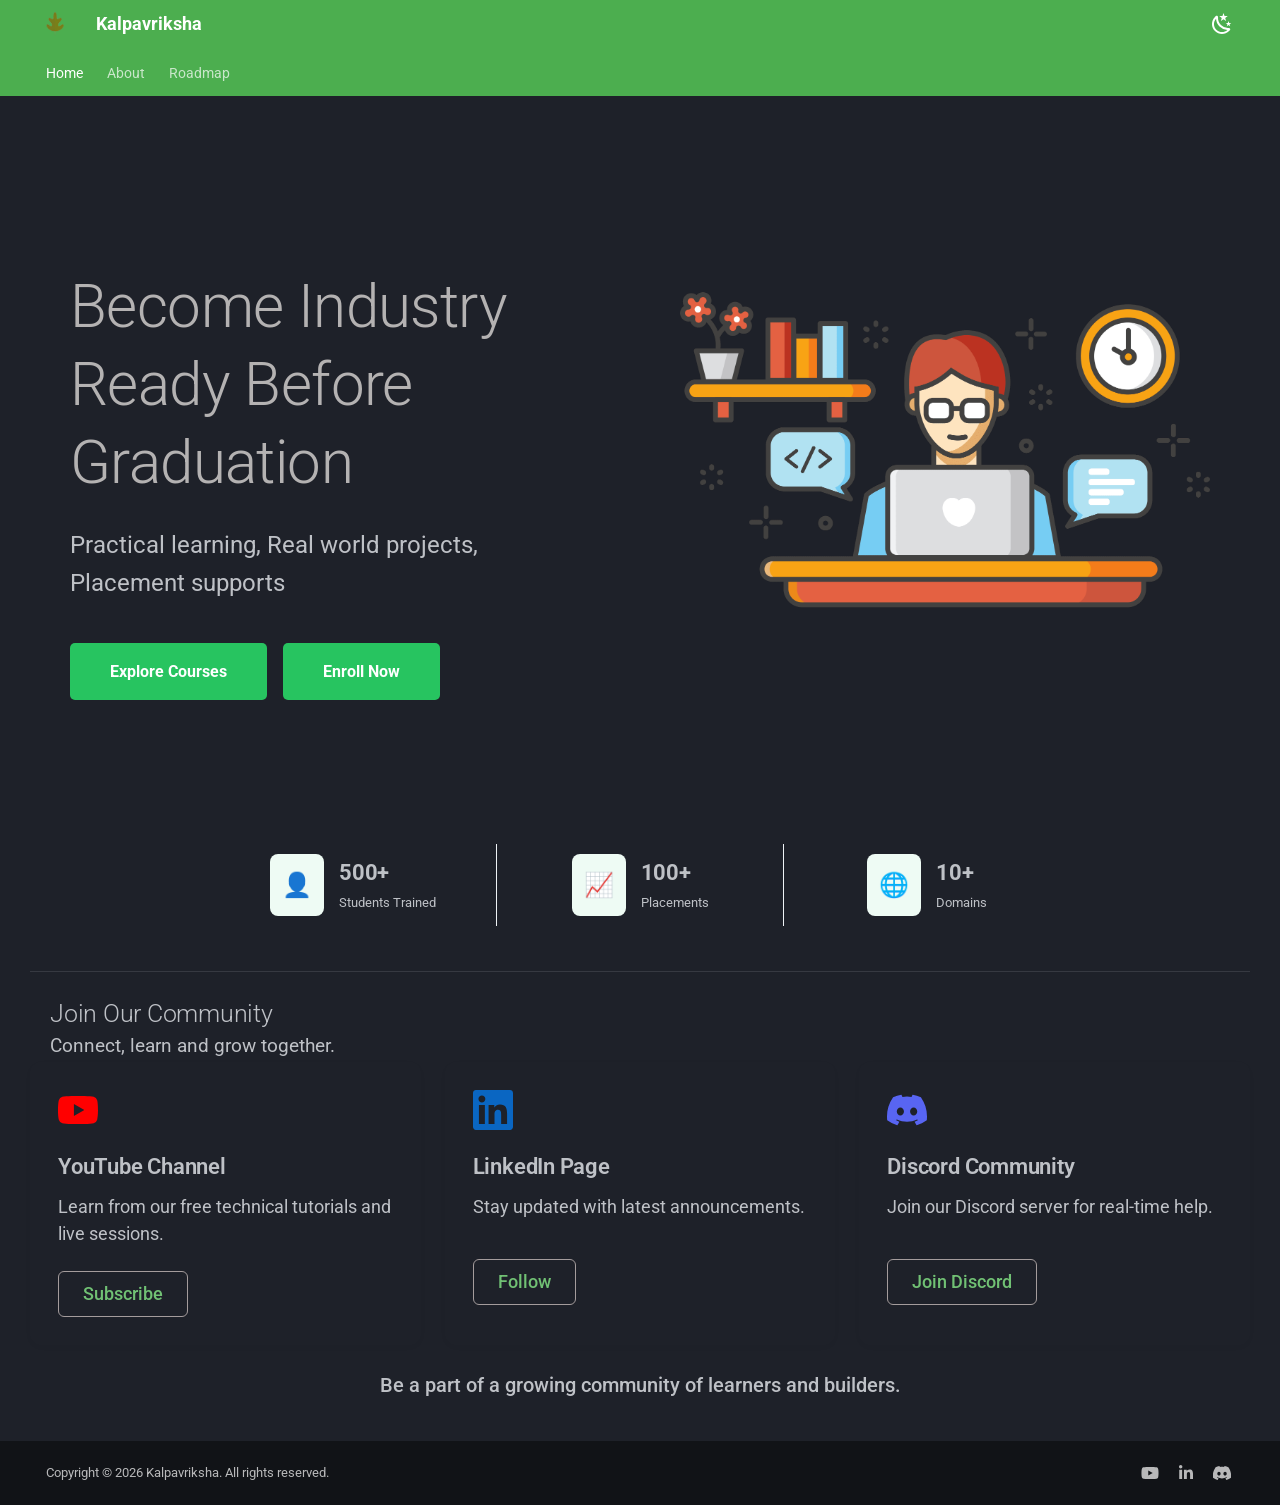
<file: index.html>
<!doctype html>
<html lang="en" class="no-js">
  <head>
    
      <meta charset="utf-8">
      <meta name="viewport" content="width=device-width,initial-scale=1">
      
        <meta name="description" content="An initiative to bridge the gap in college education and what is needed by industry">
      
      
      
        <link rel="canonical" href="https://kalpavriksha-edu.org/">
      
      
      
        <link rel="next" href="about/">
      
      
        
      
      
      <link rel="icon" href="assets/images/logo.png">
      <meta name="generator" content="mkdocs-1.6.1, mkdocs-material-9.7.6">
    
    
      
        <title>Kalpavriksha</title>
      
    
    
      <link rel="stylesheet" href="assets/stylesheets/main.484c7ddc.min.css">
      
        
        <link rel="stylesheet" href="assets/stylesheets/palette.ab4e12ef.min.css">
      
      


    
    
      
    
    
      
        
        
        <link rel="preconnect" href="https://fonts.gstatic.com" crossorigin>
        <link rel="stylesheet" href="https://fonts.googleapis.com/css?family=Roboto:300,300i,400,400i,700,700i%7CRoboto+Mono:400,400i,700,700i&display=fallback">
        <style>:root{--md-text-font:"Roboto";--md-code-font:"Roboto Mono"}</style>
      
    
    
      <link rel="stylesheet" href="assets/stylesheets/extra.css">
    
    <script>__md_scope=new URL(".",location),__md_hash=e=>[...e].reduce(((e,_)=>(e<<5)-e+_.charCodeAt(0)),0),__md_get=(e,_=localStorage,t=__md_scope)=>JSON.parse(_.getItem(t.pathname+"."+e)),__md_set=(e,_,t=localStorage,a=__md_scope)=>{try{t.setItem(a.pathname+"."+e,JSON.stringify(_))}catch(e){}}</script>
    
      

    
    





<link rel="stylesheet" href="assets/stylesheets/tutorials.css">

<link rel="stylesheet" href="assets/stylesheets/community.css">



  </head>
  
  
    
    
      
    
    
    
    
    <body dir="ltr" data-md-color-scheme="slate" data-md-color-primary="green" data-md-color-accent="green">
  
    
    <input class="md-toggle" data-md-toggle="drawer" type="checkbox" id="__drawer" autocomplete="off">
    <input class="md-toggle" data-md-toggle="search" type="checkbox" id="__search" autocomplete="off">
    <label class="md-overlay" for="__drawer"></label>
    <div data-md-component="skip">
      
    </div>
    <div data-md-component="announce">
      
    </div>
    
    
      

<header class="md-header" data-md-component="header">
  <nav class="md-header__inner md-grid" aria-label="Header">
    <a href="." title="Kalpavriksha" class="md-header__button md-logo" aria-label="Kalpavriksha" data-md-component="logo">
      
  <img src="assets/images/logo.png" alt="logo">

    </a>
    <label class="md-header__button md-icon" for="__drawer">
      
      <svg xmlns="http://www.w3.org/2000/svg" viewBox="0 0 24 24"><path d="M3 6h18v2H3zm0 5h18v2H3zm0 5h18v2H3z"/></svg>
    </label>
    <div class="md-header__title" data-md-component="header-title">
      <div class="md-header__ellipsis">
        <div class="md-header__topic">
          <span class="md-ellipsis">
            Kalpavriksha
          </span>
        </div>
        <div class="md-header__topic" data-md-component="header-topic">
          <span class="md-ellipsis">
            
              Home
            
          </span>
        </div>
      </div>
    </div>
    
      
        <form class="md-header__option" data-md-component="palette">
  
    
    
    
    <input class="md-option" data-md-color-media="" data-md-color-scheme="slate" data-md-color-primary="green" data-md-color-accent="green"  aria-label="Dark Mode"  type="radio" name="__palette" id="__palette_0">
    
      <label class="md-header__button md-icon" title="Dark Mode" for="__palette_1" hidden>
        <svg xmlns="http://www.w3.org/2000/svg" viewBox="0 0 24 24"><path d="m17.75 4.09-2.53 1.94.91 3.06-2.63-1.81-2.63 1.81.91-3.06-2.53-1.94L12.44 4l1.06-3 1.06 3zm3.5 6.91-1.64 1.25.59 1.98-1.7-1.17-1.7 1.17.59-1.98L15.75 11l2.06-.05L18.5 9l.69 1.95zm-2.28 4.95c.83-.08 1.72 1.1 1.19 1.85-.32.45-.66.87-1.08 1.27C15.17 23 8.84 23 4.94 19.07c-3.91-3.9-3.91-10.24 0-14.14.4-.4.82-.76 1.27-1.08.75-.53 1.93.36 1.85 1.19-.27 2.86.69 5.83 2.89 8.02a9.96 9.96 0 0 0 8.02 2.89m-1.64 2.02a12.08 12.08 0 0 1-7.8-3.47c-2.17-2.19-3.33-5-3.49-7.82-2.81 3.14-2.7 7.96.31 10.98 3.02 3.01 7.84 3.12 10.98.31"/></svg>
      </label>
    
  
    
    
    
    <input class="md-option" data-md-color-media="" data-md-color-scheme="default" data-md-color-primary="green" data-md-color-accent="green"  aria-label="Light Mode"  type="radio" name="__palette" id="__palette_1">
    
      <label class="md-header__button md-icon" title="Light Mode" for="__palette_0" hidden>
        <svg xmlns="http://www.w3.org/2000/svg" viewBox="0 0 24 24"><path d="M12 7a5 5 0 0 1 5 5 5 5 0 0 1-5 5 5 5 0 0 1-5-5 5 5 0 0 1 5-5m0 2a3 3 0 0 0-3 3 3 3 0 0 0 3 3 3 3 0 0 0 3-3 3 3 0 0 0-3-3m0-7 2.39 3.42C13.65 5.15 12.84 5 12 5s-1.65.15-2.39.42zM3.34 7l4.16-.35A7.2 7.2 0 0 0 5.94 8.5c-.44.74-.69 1.5-.83 2.29zm.02 10 1.76-3.77a7.131 7.131 0 0 0 2.38 4.14zM20.65 7l-1.77 3.79a7.02 7.02 0 0 0-2.38-4.15zm-.01 10-4.14.36c.59-.51 1.12-1.14 1.54-1.86.42-.73.69-1.5.83-2.29zM12 22l-2.41-3.44c.74.27 1.55.44 2.41.44.82 0 1.63-.17 2.37-.44z"/></svg>
      </label>
    
  
</form>
      
    
    
      <script>var palette=__md_get("__palette");if(palette&&palette.color){if("(prefers-color-scheme)"===palette.color.media){var media=matchMedia("(prefers-color-scheme: light)"),input=document.querySelector(media.matches?"[data-md-color-media='(prefers-color-scheme: light)']":"[data-md-color-media='(prefers-color-scheme: dark)']");palette.color.media=input.getAttribute("data-md-color-media"),palette.color.scheme=input.getAttribute("data-md-color-scheme"),palette.color.primary=input.getAttribute("data-md-color-primary"),palette.color.accent=input.getAttribute("data-md-color-accent")}for(var[key,value]of Object.entries(palette.color))document.body.setAttribute("data-md-color-"+key,value)}</script>
    
    
    
      
      
    
    
  </nav>
  
</header>
    
    <div class="md-container" data-md-component="container">
      
      
        
          
            
<nav class="md-tabs" aria-label="Tabs" data-md-component="tabs">
  <div class="md-grid">
    <ul class="md-tabs__list">
      
        
  
  
  
    
  
  
    <li class="md-tabs__item md-tabs__item--active">
      <a href="." class="md-tabs__link">
        
  
  
    
  
  Home

      </a>
    </li>
  

      
        
  
  
  
  
    <li class="md-tabs__item">
      <a href="about/" class="md-tabs__link">
        
  
  
    
  
  About

      </a>
    </li>
  

      
        
  
  
  
  
    <li class="md-tabs__item">
      <a href="roadmap/" class="md-tabs__link">
        
  
  
    
  
  Roadmap

      </a>
    </li>
  

      
    </ul>
  </div>
</nav>
          
        
      
      <main class="md-main" data-md-component="main">
        <div class="md-main__inner md-grid">
          
            
              
                
              
              <div class="md-sidebar md-sidebar--primary" data-md-component="sidebar" data-md-type="navigation" hidden>
                <div class="md-sidebar__scrollwrap">
                  <div class="md-sidebar__inner">
                    


  


<nav class="md-nav md-nav--primary md-nav--lifted" aria-label="Navigation" data-md-level="0">
  <label class="md-nav__title" for="__drawer">
    <a href="." title="Kalpavriksha" class="md-nav__button md-logo" aria-label="Kalpavriksha" data-md-component="logo">
      
  <img src="assets/images/logo.png" alt="logo">

    </a>
    Kalpavriksha
  </label>
  
  <ul class="md-nav__list" data-md-scrollfix>
    
      
      
  
  
    
  
  
  
    <li class="md-nav__item md-nav__item--active">
      
      <input class="md-nav__toggle md-toggle" type="checkbox" id="__toc">
      
      
      
      <a href="." class="md-nav__link md-nav__link--active">
        
  
  
  <span class="md-ellipsis">
    
  
    Home
  

    
  </span>
  
  

      </a>
      
    </li>
  

    
      
      
  
  
  
  
    <li class="md-nav__item">
      <a href="about/" class="md-nav__link">
        
  
  
  <span class="md-ellipsis">
    
  
    About
  

    
  </span>
  
  

      </a>
    </li>
  

    
      
      
  
  
  
  
    <li class="md-nav__item">
      <a href="roadmap/" class="md-nav__link">
        
  
  
  <span class="md-ellipsis">
    
  
    Roadmap
  

    
  </span>
  
  

      </a>
    </li>
  

    
  </ul>
</nav>
                  </div>
                </div>
              </div>
            
            
              
                
              
              <div class="md-sidebar md-sidebar--secondary" data-md-component="sidebar" data-md-type="toc" hidden>
                <div class="md-sidebar__scrollwrap">
                  <div class="md-sidebar__inner">
                    

<nav class="md-nav md-nav--secondary" aria-label="Table of contents">
  
  
  
  
</nav>
                  </div>
                </div>
              </div>
            
          
          
            <div class="md-content" data-md-component="content">
              
              <article class="md-content__inner md-typeset">
                
                  
  




<section class="hero-container">
    <div class="hero-content">
        <h1>Become Industry <br> Ready Before <br> Graduation</h1>
        <p>Practical learning, Real world projects, <br>Placement supports</p>
        <div class="hero-buttons">
        <a href="roadmap" class="btn btn-primary">Explore Courses</a>
        <a href="https://docs.google.com/forms/d/e/1FAIpQLSfZHXieniexbBh2MHsYrNoJ5omnsovwxLXWPvzoWtcEMnG1-A/viewform?usp=portal" class="btn btn-secondary" target="_blank" rel="noopener noreferrer">Enroll Now</a>
    </div>
    </div>
    <div class="hero-image">
        <img src="assets/images/study.png" alt="Hero Image">
    </div>
</section>

<div class="stats-container">
    <div class="stat-item">
        <div class="icon-box">👤</div>
        <div class="stat-text">
            <h3>500+</h3>
            <p>Students Trained</p>
        </div>
    </div>
    <div class="stat-item">
        <div class="icon-box">📈</div>
        <div class="stat-text">
            <h3>100+</h3>
            <p>Placements</p>
        </div>
    </div>
    <!-- <div class="stat-item">
        <div class="icon-box">🤝</div>
        <div class="stat-text">
            <h3>50+</h3>
            <p>Hiring Partners</p>
        </div>
    </div> -->
    <div class="stat-item">
        <div class="icon-box">🌐</div>
        <div class="stat-text">
            <h3>10+</h3>
            <p>Domains</p>
        </div>
    </div>
</div>

<!-- --- -->

<!-- <section class="tutorials-section">
  <div class="tutorials-header">
    <h2>Featured YouTube Tutorials</h2>
    <a href="https://www.youtube.com" target="_blank" rel="noopener" class="view-all">View all</a>
  </div>

  <div class="tutorials-grid">
    <a href="https://www.youtube.com/watch?v=3iX9a_l9W9Y" target="_blank" rel="noopener" class="tutorial-card">
      <div class="thumbnail-wrapper">
        <img src="https://i.ytimg.com/vi/3iX9a_l9W9Y/maxresdefault.jpg" alt="Variadic Functions in C Thumbnail">
        <div class="play-button"></div>
      </div>
      <h3>Variadic Functions in C</h3>
    </a>
    <a href="https://www.youtube.com/watch?v=2ybLD6_2gKM" target="_blank" rel="noopener" class="tutorial-card">
      <div class="thumbnail-wrapper">
        <img src="https://i.ytimg.com/vi/2ybLD6_2gKM/maxresdefault.jpg" alt="Pointers Explained in C Thumbnail">
        <div class="play-button"></div>
      </div>
      <h3>Pointers Explained in C</h3>
    </a>
    <a href="https://www.youtube.com/watch?v=R9PTBwOzceo" target="_blank" rel="noopener" class="tutorial-card">
      <div class="thumbnail-wrapper">
        <img src="https://i.ytimg.com/vi/R9PTBwOzceo/maxresdefault.jpg" alt="Data Structures Basics Thumbnail">
        <div class="play-button"></div>
      </div>
      <h3>Data Structures Basics</h3>
    </a>
    <a href="https://www.youtube.com/watch?v=6wXZ_m3SbEs" target="_blank" rel="noopener" class="tutorial-card">
      <div class="thumbnail-wrapper">
        <img src="https://i.ytimg.com/vi/6wXZ_m3SbEs/maxresdefault.jpg" alt="Linked List in C Thumbnail">
        <div class="play-button"></div>
      </div>
      <h3>Linked List in C</h3>
    </a>
  </div>
</section> -->

<hr />
<section class="community-section">
  <div class="community-header">
    <h2>Join Our Community</h2>
    <p>Connect, learn and grow together.</p>
  </div>

  <div class="community-grid">
    <!-- YouTube Card -->
    <div class="community-card">
      <div class="icon-wrapper youtube-color">
        <!-- SVG Icon for YouTube -->
        <svg xmlns="http://www.w3.org/2000/svg" viewBox="0 0 24 24" >
          <path d="M23.498 6.186a3.016 3.016 0 0 0-2.122-2.136C19.505 3.545 12 3.545 12 3.545s-7.505 0-9.377.505A3.017 3.017 0 0 0 .502 6.186C0 8.07 0 12 0 12s0 3.93.502 5.814a3.016 3.016 0 0 0 2.122 2.136c1.871.505 9.376.505 9.376.505s7.505 0 9.377-.505a3.015 3.015 0 0 0 2.122-2.136C24 15.93 24 12 24 12s0-3.93-.502-5.814zM9.545 15.568V8.432L15.818 12l-6.273 3.568z"/>
        </svg>
      </div>
      <h3>YouTube Channel</h3>
      <p>Learn from our free technical tutorials and live sessions.</p>
      <a href="https://www.youtube.com/@kalpavriksha_education" target="_blank" rel="noopener" class="community-btn">Subscribe</a>
    </div>
    <!-- LinkedIn Card -->
    <div class="community-card">
      <div class="icon-wrapper linkedin-color">
        <!-- SVG Icon for LinkedIn -->
        <svg xmlns="http://www.w3.org/2000/svg" viewBox="0 0 24 24">
          <path d="M20.447 20.452h-3.554v-5.569c0-1.328-.027-3.037-1.852-3.037-1.853 0-2.136 1.445-2.136 2.939v5.667H9.351V9h3.414v1.561h.046c.477-.9 1.637-1.85 3.37-1.85 3.601 0 4.267 2.37 4.267 5.455v6.286zM5.337 7.433c-1.144 0-2.063-.926-2.063-2.065 0-1.138.92-2.063 2.063-2.063 1.14 0 2.064.925 2.064 2.063 0 1.139-.925 2.065-2.064 2.065zm1.782 13.019H3.555V9h3.564v11.452zM22.225 0H1.771C.792 0 0 .774 0 1.729v20.542C0 23.227.792 24 1.771 24h20.451C23.2 24 24 23.227 24 22.271V1.729C24 .774 23.2 0 22.222 0h.003z"/>
        </svg>
      </div>
      <h3>LinkedIn Page</h3>
      <p>Stay updated with latest announcements.</p>
      <a href="https://www.linkedin.com/company/kalpavriksha-education/" target="_blank" rel="noopener" class="community-btn">Follow</a>
    </div>
    <!-- Discord Card -->
    <div class="community-card">
      <div class="icon-wrapper discord-color">
        <!-- SVG Icon for Discord -->
        <svg xmlns="http://www.w3.org/2000/svg" viewBox="0 0 24 24">
          <path d="M20.317 4.37a19.791 19.791 0 0 0-4.885-1.515.074.074 0 0 0-.079.037c-.21.375-.444.864-.608 1.25a18.27 18.27 0 0 0-5.487 0 12.64 12.64 0 0 0-.617-1.25.077.077 0 0 0-.079-.037A19.736 19.736 0 0 0 3.677 4.37a.07.07 0 0 0-.032.027C.533 9.046-.32 13.58.099 18.057a.082.082 0 0 0 .031.057 19.9 19.9 0 0 0 5.993 3.03.078.078 0 0 0 .084-.028c.462-.63.874-1.295 1.226-1.994.021-.041.001-.09-.041-.106a13.094 13.094 0 0 1-1.873-.894.077.077 0 0 1-.008-.128c.126-.093.252-.19.372-.287a.075.075 0 0 1 .077-.011c3.92 1.793 8.18 1.793 12.061 0a.073.073 0 0 1 .078.009c.12.099.246.195.373.289a.075.075 0 0 1-.006.127 12.298 12.298 0 0 1-1.873.894.077.077 0 0 0-.041.107c.36.698.772 1.362 1.225 1.993a.076.076 0 0 0 .084.028 19.839 19.839 0 0 0 6.002-3.03.077.077 0 0 0 .032-.054c.5-5.177-.838-9.674-3.549-13.66a.061.061 0 0 0-.031-.03zM8.02 15.33c-1.183 0-2.157-1.085-2.157-2.419 0-1.333.956-2.419 2.156-2.419 1.21 0 2.176 1.096 2.157 2.42 0 1.333-.956 2.418-2.156 2.418zm7.975 0c-1.183 0-2.157-1.085-2.157-2.419 0-1.333.955-2.419 2.156-2.419 1.21 0 2.176 1.096 2.157 2.42 0 1.333-.946 2.418-2.156 2.418z"/>
        </svg>
      </div>
      <h3>Discord Community</h3>
      <p>Join our Discord server for real-time help.</p>
      <a href="https://discord.gg/YXj967GR2a" target="_blank" rel="noopener" class="community-btn">Join Discord</a>
    </div>
  </div>

  <div class="community-footer">
    <p>Be a part of a growing community of learners and builders.</p>
  </div>
</section>







  
  




  



                
              </article>
            </div>
          
          
<script>var target=document.getElementById(location.hash.slice(1));target&&target.name&&(target.checked=target.name.startsWith("__tabbed_"))</script>
        </div>
        
      </main>
      
        <footer class="md-footer">
  
  <div class="md-footer-meta md-typeset">
    <div class="md-footer-meta__inner md-grid">
      <div class="md-copyright">
  
    <div class="md-copyright__highlight">
      Copyright © 2026 Kalpavriksha. All rights reserved.
    </div>
  
  
</div>
      
        
<div class="md-social">
  
    
    
    
    
      
      
    
    <a href="https://www.youtube.com/@kalpavriksha_education" target="_blank" rel="noopener" title="www.youtube.com" class="md-social__link">
      <svg xmlns="http://www.w3.org/2000/svg" viewBox="0 0 576 512"><!--! Font Awesome Free 7.1.0 by @fontawesome - https://fontawesome.com License - https://fontawesome.com/license/free (Icons: CC BY 4.0, Fonts: SIL OFL 1.1, Code: MIT License) Copyright 2025 Fonticons, Inc.--><path d="M549.7 124.1c-6.2-23.7-24.8-42.3-48.3-48.6C458.9 64 288.1 64 288.1 64S117.3 64 74.7 75.5c-23.5 6.3-42 24.9-48.3 48.6C15 167 15 256.4 15 256.4s0 89.4 11.4 132.3c6.3 23.6 24.8 41.5 48.3 47.8C117.3 448 288.1 448 288.1 448s170.8 0 213.4-11.5c23.5-6.3 42-24.2 48.3-47.8 11.4-42.9 11.4-132.3 11.4-132.3s0-89.4-11.4-132.3zM232.2 337.6V175.2l142.7 81.2z"/></svg>
    </a>
  
    
    
    
    
      
      
    
    <a href="https://www.linkedin.com/company/kalpavriksha-education/" target="_blank" rel="noopener" title="www.linkedin.com" class="md-social__link">
      <svg xmlns="http://www.w3.org/2000/svg" viewBox="0 0 448 512"><!--! Font Awesome Free 7.1.0 by @fontawesome - https://fontawesome.com License - https://fontawesome.com/license/free (Icons: CC BY 4.0, Fonts: SIL OFL 1.1, Code: MIT License) Copyright 2025 Fonticons, Inc.--><path d="M100.3 448H7.4V148.9h92.9zM53.8 108.1C24.1 108.1 0 83.5 0 53.8c0-14.3 5.7-27.9 15.8-38S39.6 0 53.8 0s27.9 5.7 38 15.8 15.8 23.8 15.8 38c0 29.7-24.1 54.3-53.8 54.3M447.9 448h-92.7V302.4c0-34.7-.7-79.2-48.3-79.2-48.3 0-55.7 37.7-55.7 76.7V448h-92.8V148.9h89.1v40.8h1.3c12.4-23.5 42.7-48.3 87.9-48.3 94 0 111.3 61.9 111.3 142.3V448z"/></svg>
    </a>
  
    
    
    
    
      
      
    
    <a href="https://discord.gg/YXj967GR2a" target="_blank" rel="noopener" title="discord.gg" class="md-social__link">
      <svg xmlns="http://www.w3.org/2000/svg" viewBox="0 0 576 512"><!--! Font Awesome Free 7.1.0 by @fontawesome - https://fontawesome.com License - https://fontawesome.com/license/free (Icons: CC BY 4.0, Fonts: SIL OFL 1.1, Code: MIT License) Copyright 2025 Fonticons, Inc.--><path d="M492.5 69.8c-.2-.3-.4-.6-.8-.7-38.1-17.5-78.4-30-119.7-37.1-.4-.1-.8 0-1.1.1s-.6.4-.8.8c-5.5 9.9-10.5 20.2-14.9 30.6-44.6-6.8-89.9-6.8-134.4 0-4.5-10.5-9.5-20.7-15.1-30.6-.2-.3-.5-.6-.8-.8s-.7-.2-1.1-.2C162.5 39 122.2 51.5 84.1 69c-.3.1-.6.4-.8.7C7.1 183.5-13.8 294.6-3.6 404.2c0 .3.1.5.2.8s.3.4.5.6c44.4 32.9 94 58 146.8 74.2.4.1.8.1 1.1 0s.7-.4.9-.7c11.3-15.4 21.4-31.8 30-48.8.1-.2.2-.5.2-.8s0-.5-.1-.8-.2-.5-.4-.6-.4-.3-.7-.4c-15.8-6.1-31.2-13.4-45.9-21.9-.3-.2-.5-.4-.7-.6s-.3-.6-.3-.9 0-.6.2-.9.3-.5.6-.7c3.1-2.3 6.2-4.7 9.1-7.1.3-.2.6-.4.9-.4s.7 0 1 .1c96.2 43.9 200.4 43.9 295.5 0 .3-.1.7-.2 1-.2s.7.2.9.4c2.9 2.4 6 4.9 9.1 7.2.2.2.4.4.6.7s.2.6.2.9-.1.6-.3.9-.4.5-.6.6c-14.7 8.6-30 15.9-45.9 21.8-.2.1-.5.2-.7.4s-.3.4-.4.7-.1.5-.1.8.1.5.2.8c8.8 17 18.8 33.3 30 48.8.2.3.6.6.9.7s.8.1 1.1 0c52.9-16.2 102.6-41.3 147.1-74.2.2-.2.4-.4.5-.6s.2-.5.2-.8c12.3-126.8-20.5-236.9-86.9-334.5zm-302 267.7c-29 0-52.8-26.6-52.8-59.2s23.4-59.2 52.8-59.2c29.7 0 53.3 26.8 52.8 59.2 0 32.7-23.4 59.2-52.8 59.2m195.4 0c-29 0-52.8-26.6-52.8-59.2s23.4-59.2 52.8-59.2c29.7 0 53.3 26.8 52.8 59.2 0 32.7-23.2 59.2-52.8 59.2"/></svg>
    </a>
  
</div>
      
    </div>
  </div>
</footer>
      
    </div>
    <div class="md-dialog" data-md-component="dialog">
      <div class="md-dialog__inner md-typeset"></div>
    </div>
    
    
    
      
      
      <script id="__config" type="application/json">{"annotate": null, "base": ".", "features": ["navigation.tabs"], "search": "assets/javascripts/workers/search.2c215733.min.js", "tags": null, "translations": {"clipboard.copied": "Copied to clipboard", "clipboard.copy": "Copy to clipboard", "search.result.more.one": "1 more on this page", "search.result.more.other": "# more on this page", "search.result.none": "No matching documents", "search.result.one": "1 matching document", "search.result.other": "# matching documents", "search.result.placeholder": "Type to start searching", "search.result.term.missing": "Missing", "select.version": "Select version"}, "version": null}</script>
    
    
      <script src="assets/javascripts/bundle.79ae519e.min.js"></script>
      
    
  </body>
</html>
</file>
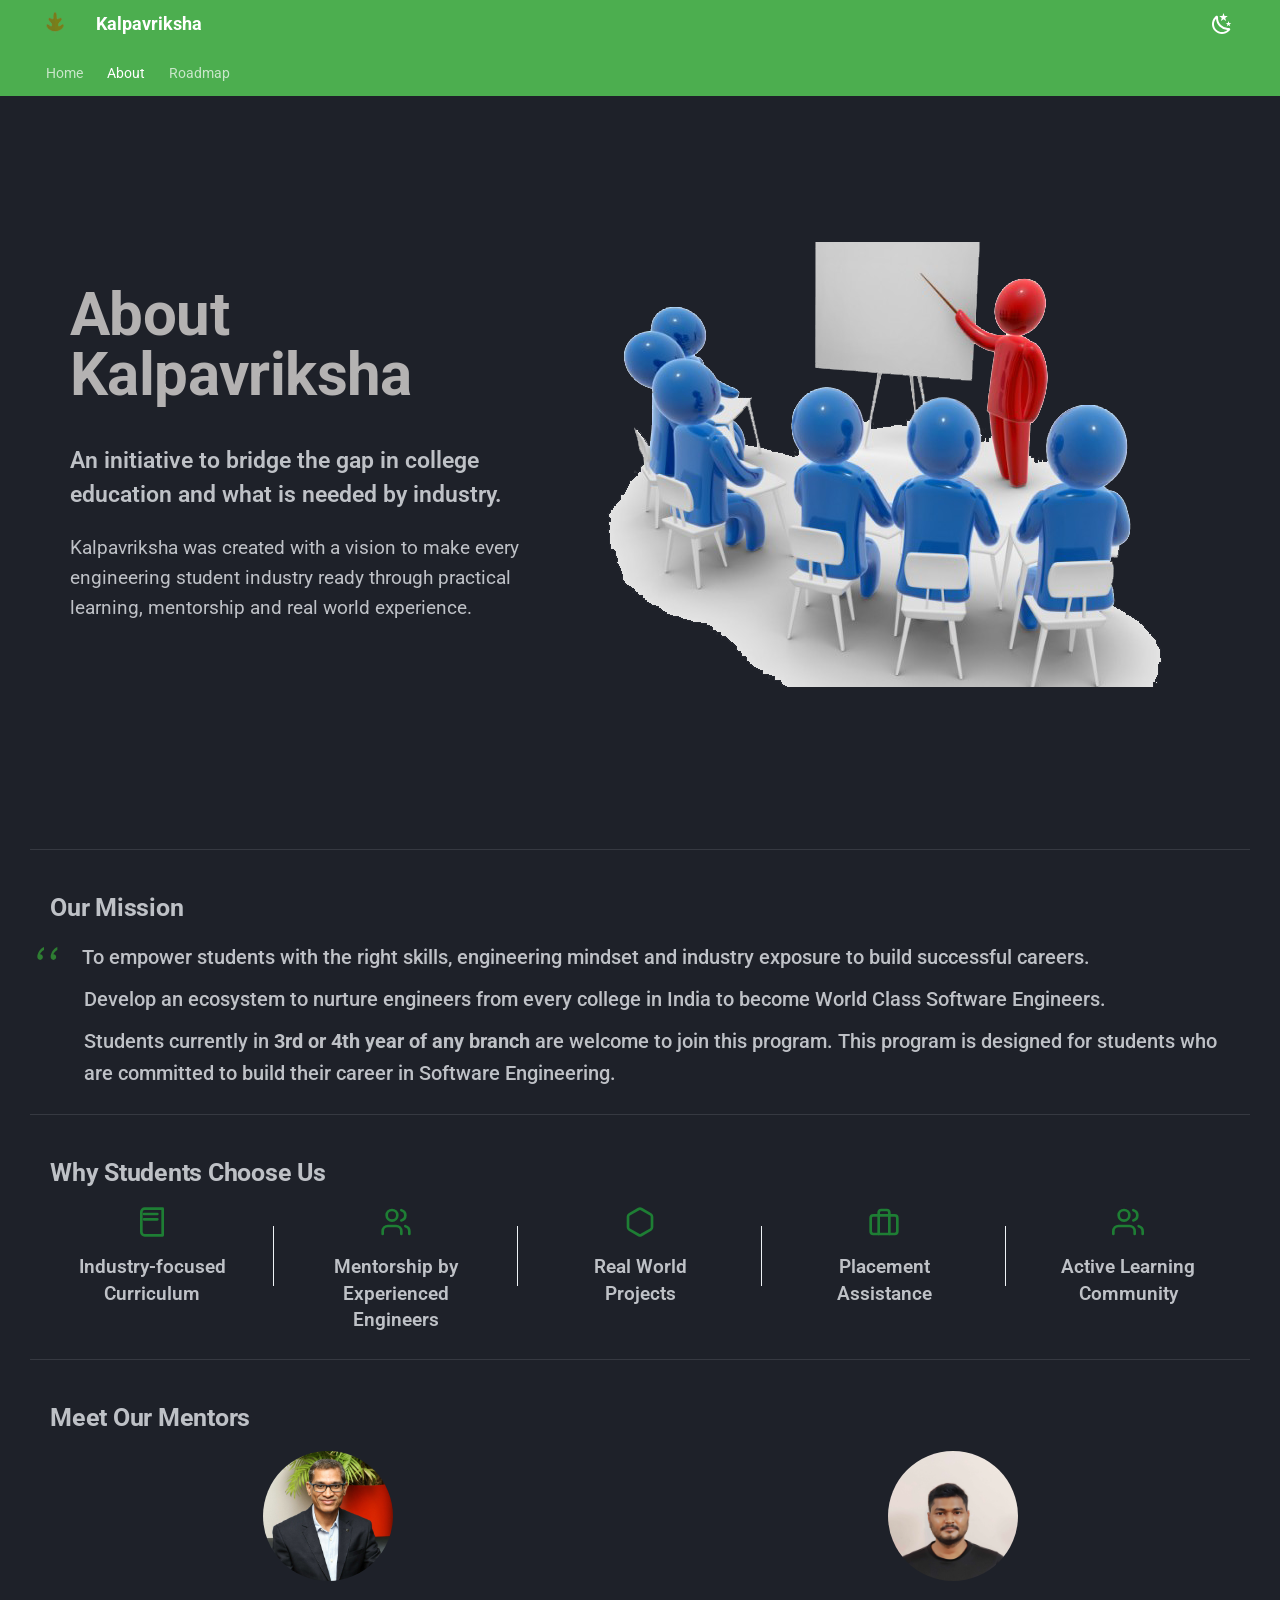
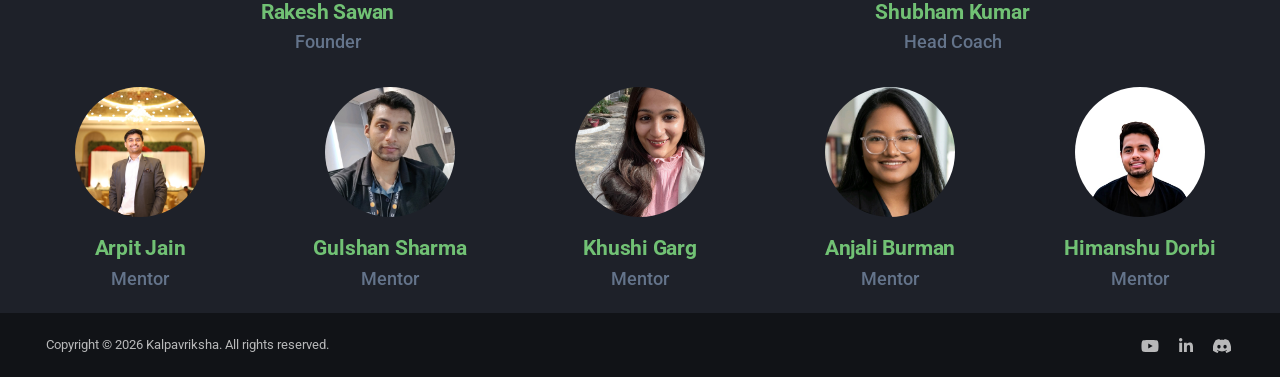
<file: about/index.html>
<!doctype html>
<html lang="en" class="no-js">
  <head>
    
      <meta charset="utf-8">
      <meta name="viewport" content="width=device-width,initial-scale=1">
      
        <meta name="description" content="An initiative to bridge the gap in college education and what is needed by industry">
      
      
      
        <link rel="canonical" href="https://kalpavriksha-edu.org/about/">
      
      
        <link rel="prev" href="..">
      
      
        <link rel="next" href="../roadmap/">
      
      
        
      
      
      <link rel="icon" href="../assets/images/logo.png">
      <meta name="generator" content="mkdocs-1.6.1, mkdocs-material-9.7.6">
    
    
      
        <title>About - Kalpavriksha</title>
      
    
    
      <link rel="stylesheet" href="../assets/stylesheets/main.484c7ddc.min.css">
      
        
        <link rel="stylesheet" href="../assets/stylesheets/palette.ab4e12ef.min.css">
      
      


    
    
      
    
    
      
        
        
        <link rel="preconnect" href="https://fonts.gstatic.com" crossorigin>
        <link rel="stylesheet" href="https://fonts.googleapis.com/css?family=Roboto:300,300i,400,400i,700,700i%7CRoboto+Mono:400,400i,700,700i&display=fallback">
        <style>:root{--md-text-font:"Roboto";--md-code-font:"Roboto Mono"}</style>
      
    
    
      <link rel="stylesheet" href="../assets/stylesheets/extra.css">
    
    <script>__md_scope=new URL("..",location),__md_hash=e=>[...e].reduce(((e,_)=>(e<<5)-e+_.charCodeAt(0)),0),__md_get=(e,_=localStorage,t=__md_scope)=>JSON.parse(_.getItem(t.pathname+"."+e)),__md_set=(e,_,t=localStorage,a=__md_scope)=>{try{t.setItem(a.pathname+"."+e,JSON.stringify(_))}catch(e){}}</script>
    
      

    
    





<link rel="stylesheet" href="../assets/stylesheets/about.css">



  </head>
  
  
    
    
      
    
    
    
    
    <body dir="ltr" data-md-color-scheme="slate" data-md-color-primary="green" data-md-color-accent="green">
  
    
    <input class="md-toggle" data-md-toggle="drawer" type="checkbox" id="__drawer" autocomplete="off">
    <input class="md-toggle" data-md-toggle="search" type="checkbox" id="__search" autocomplete="off">
    <label class="md-overlay" for="__drawer"></label>
    <div data-md-component="skip">
      
    </div>
    <div data-md-component="announce">
      
    </div>
    
    
      

<header class="md-header" data-md-component="header">
  <nav class="md-header__inner md-grid" aria-label="Header">
    <a href=".." title="Kalpavriksha" class="md-header__button md-logo" aria-label="Kalpavriksha" data-md-component="logo">
      
  <img src="../assets/images/logo.png" alt="logo">

    </a>
    <label class="md-header__button md-icon" for="__drawer">
      
      <svg xmlns="http://www.w3.org/2000/svg" viewBox="0 0 24 24"><path d="M3 6h18v2H3zm0 5h18v2H3zm0 5h18v2H3z"/></svg>
    </label>
    <div class="md-header__title" data-md-component="header-title">
      <div class="md-header__ellipsis">
        <div class="md-header__topic">
          <span class="md-ellipsis">
            Kalpavriksha
          </span>
        </div>
        <div class="md-header__topic" data-md-component="header-topic">
          <span class="md-ellipsis">
            
              About
            
          </span>
        </div>
      </div>
    </div>
    
      
        <form class="md-header__option" data-md-component="palette">
  
    
    
    
    <input class="md-option" data-md-color-media="" data-md-color-scheme="slate" data-md-color-primary="green" data-md-color-accent="green"  aria-label="Dark Mode"  type="radio" name="__palette" id="__palette_0">
    
      <label class="md-header__button md-icon" title="Dark Mode" for="__palette_1" hidden>
        <svg xmlns="http://www.w3.org/2000/svg" viewBox="0 0 24 24"><path d="m17.75 4.09-2.53 1.94.91 3.06-2.63-1.81-2.63 1.81.91-3.06-2.53-1.94L12.44 4l1.06-3 1.06 3zm3.5 6.91-1.64 1.25.59 1.98-1.7-1.17-1.7 1.17.59-1.98L15.75 11l2.06-.05L18.5 9l.69 1.95zm-2.28 4.95c.83-.08 1.72 1.1 1.19 1.85-.32.45-.66.87-1.08 1.27C15.17 23 8.84 23 4.94 19.07c-3.91-3.9-3.91-10.24 0-14.14.4-.4.82-.76 1.27-1.08.75-.53 1.93.36 1.85 1.19-.27 2.86.69 5.83 2.89 8.02a9.96 9.96 0 0 0 8.02 2.89m-1.64 2.02a12.08 12.08 0 0 1-7.8-3.47c-2.17-2.19-3.33-5-3.49-7.82-2.81 3.14-2.7 7.96.31 10.98 3.02 3.01 7.84 3.12 10.98.31"/></svg>
      </label>
    
  
    
    
    
    <input class="md-option" data-md-color-media="" data-md-color-scheme="default" data-md-color-primary="green" data-md-color-accent="green"  aria-label="Light Mode"  type="radio" name="__palette" id="__palette_1">
    
      <label class="md-header__button md-icon" title="Light Mode" for="__palette_0" hidden>
        <svg xmlns="http://www.w3.org/2000/svg" viewBox="0 0 24 24"><path d="M12 7a5 5 0 0 1 5 5 5 5 0 0 1-5 5 5 5 0 0 1-5-5 5 5 0 0 1 5-5m0 2a3 3 0 0 0-3 3 3 3 0 0 0 3 3 3 3 0 0 0 3-3 3 3 0 0 0-3-3m0-7 2.39 3.42C13.65 5.15 12.84 5 12 5s-1.65.15-2.39.42zM3.34 7l4.16-.35A7.2 7.2 0 0 0 5.94 8.5c-.44.74-.69 1.5-.83 2.29zm.02 10 1.76-3.77a7.131 7.131 0 0 0 2.38 4.14zM20.65 7l-1.77 3.79a7.02 7.02 0 0 0-2.38-4.15zm-.01 10-4.14.36c.59-.51 1.12-1.14 1.54-1.86.42-.73.69-1.5.83-2.29zM12 22l-2.41-3.44c.74.27 1.55.44 2.41.44.82 0 1.63-.17 2.37-.44z"/></svg>
      </label>
    
  
</form>
      
    
    
      <script>var palette=__md_get("__palette");if(palette&&palette.color){if("(prefers-color-scheme)"===palette.color.media){var media=matchMedia("(prefers-color-scheme: light)"),input=document.querySelector(media.matches?"[data-md-color-media='(prefers-color-scheme: light)']":"[data-md-color-media='(prefers-color-scheme: dark)']");palette.color.media=input.getAttribute("data-md-color-media"),palette.color.scheme=input.getAttribute("data-md-color-scheme"),palette.color.primary=input.getAttribute("data-md-color-primary"),palette.color.accent=input.getAttribute("data-md-color-accent")}for(var[key,value]of Object.entries(palette.color))document.body.setAttribute("data-md-color-"+key,value)}</script>
    
    
    
      
      
    
    
  </nav>
  
</header>
    
    <div class="md-container" data-md-component="container">
      
      
        
          
            
<nav class="md-tabs" aria-label="Tabs" data-md-component="tabs">
  <div class="md-grid">
    <ul class="md-tabs__list">
      
        
  
  
  
  
    <li class="md-tabs__item">
      <a href=".." class="md-tabs__link">
        
  
  
    
  
  Home

      </a>
    </li>
  

      
        
  
  
  
    
  
  
    <li class="md-tabs__item md-tabs__item--active">
      <a href="./" class="md-tabs__link">
        
  
  
    
  
  About

      </a>
    </li>
  

      
        
  
  
  
  
    <li class="md-tabs__item">
      <a href="../roadmap/" class="md-tabs__link">
        
  
  
    
  
  Roadmap

      </a>
    </li>
  

      
    </ul>
  </div>
</nav>
          
        
      
      <main class="md-main" data-md-component="main">
        <div class="md-main__inner md-grid">
          
            
              
                
              
              <div class="md-sidebar md-sidebar--primary" data-md-component="sidebar" data-md-type="navigation" hidden>
                <div class="md-sidebar__scrollwrap">
                  <div class="md-sidebar__inner">
                    


  


<nav class="md-nav md-nav--primary md-nav--lifted" aria-label="Navigation" data-md-level="0">
  <label class="md-nav__title" for="__drawer">
    <a href=".." title="Kalpavriksha" class="md-nav__button md-logo" aria-label="Kalpavriksha" data-md-component="logo">
      
  <img src="../assets/images/logo.png" alt="logo">

    </a>
    Kalpavriksha
  </label>
  
  <ul class="md-nav__list" data-md-scrollfix>
    
      
      
  
  
  
  
    <li class="md-nav__item">
      <a href=".." class="md-nav__link">
        
  
  
  <span class="md-ellipsis">
    
  
    Home
  

    
  </span>
  
  

      </a>
    </li>
  

    
      
      
  
  
    
  
  
  
    <li class="md-nav__item md-nav__item--active">
      
      <input class="md-nav__toggle md-toggle" type="checkbox" id="__toc">
      
      
      
      <a href="./" class="md-nav__link md-nav__link--active">
        
  
  
  <span class="md-ellipsis">
    
  
    About
  

    
  </span>
  
  

      </a>
      
    </li>
  

    
      
      
  
  
  
  
    <li class="md-nav__item">
      <a href="../roadmap/" class="md-nav__link">
        
  
  
  <span class="md-ellipsis">
    
  
    Roadmap
  

    
  </span>
  
  

      </a>
    </li>
  

    
  </ul>
</nav>
                  </div>
                </div>
              </div>
            
            
              
                
              
              <div class="md-sidebar md-sidebar--secondary" data-md-component="sidebar" data-md-type="toc" hidden>
                <div class="md-sidebar__scrollwrap">
                  <div class="md-sidebar__inner">
                    

<nav class="md-nav md-nav--secondary" aria-label="Table of contents">
  
  
  
  
</nav>
                  </div>
                </div>
              </div>
            
          
          
            <div class="md-content" data-md-component="content">
              
              <article class="md-content__inner md-typeset">
                
                  
  




  <h1>About</h1>

<section class="about-section">
  <div class="about-container">
    <div class="about-content">
      <h2 class="about-title">About Kalpavriksha</h2>
      <p class="about-subtitle">
        An initiative to bridge the gap in college education and what is needed by industry.
      </p>
      <p class="about-description">
        Kalpavriksha was created with a vision to make every engineering student 
        industry ready through practical learning, mentorship and real world experience.
      </p>
    </div>
    <div class="about-image-wrapper">
      <img src="/assets/images/classroom_presentation_at_Kalpavriksha.png" alt="Classroom presentation at Kalpavriksha" class="about-image">
    </div>
  </div>
</section>
<hr />
<section class="mission-section">
    <div class="mission-container">
        <h2 class="mission-heading">Our Mission</h2>
        <div class="mission-block">
            <img src="/assets/images/quote-icon.svg" alt="Quote" class="quote-icon">
            <p class="mission-text main-quote">
                To empower students with the right skills, engineering mindset and industry exposure to build
                successful careers.
            </p>
        </div>
        <div class="mission-block">
            <p class="mission-text">
                Develop an ecosystem to nurture engineers from every college in India to become World Class
                Software Engineers.
            </p>
        </div>
        <div class="mission-block">
            <p class="mission-text ">
                Students currently in <strong>3rd or 4th year of any branch</strong> are welcome to join this
                program. This program is designed for students who are committed to build their career in Software
                Engineering.
            </p>
        </div>
    </div>
</section>

<hr />
<section class="features-section">
  <div class="features-container">
    <h2 class="features-heading">Why Students Choose Us</h2>
    <div class="features-grid">
      <!-- Item 1 -->
      <div class="feature-item">
        <div class="feature-icon">
          <!-- You can insert your custom SVG or fallback to image_7e29e5.png sub-crops -->
          <svg xmlns="http://www.w3.org/2000/svg" width="32" height="32" viewBox="0 0 24 24" fill="none" stroke="currentColor" stroke-width="2" stroke-linecap="round" stroke-linejoin="round"><path d="M4 19.5v-15A2.5 2.5 0 0 1 6.5 2H20v20H6.5a2.5 2.5 0 0 1-2.5-2.5Z"/><path d="M6 6h10M6 10h10"/></svg>
        </div>
        <p class="feature-text">Industry-focused Curriculum</p>
      </div>
      <!-- Item 2 -->
      <div class="feature-item">
        <div class="feature-icon">
          <svg xmlns="http://www.w3.org/2000/svg" width="32" height="32" viewBox="0 0 24 24" fill="none" stroke="currentColor" stroke-width="2" stroke-linecap="round" stroke-linejoin="round"><path d="M16 21v-2a4 4 0 0 0-4-4H6a4 4 0 0 0-4 4v2"/><circle cx="9" cy="7" r="4"/><path d="M22 21v-2a4 4 0 0 0-3-3.87"/><path d="M16 3.13a4 4 0 0 1 0 7.75"/></svg>
        </div>
        <p class="feature-text">Mentorship by Experienced Engineers</p>
      </div>
      <!-- Item 3 -->
      <div class="feature-item">
        <div class="feature-icon">
          <svg xmlns="http://www.w3.org/2000/svg" width="32" height="32" viewBox="0 0 24 24" fill="none" stroke="currentColor" stroke-width="2" stroke-linecap="round" stroke-linejoin="round"><path d="M21 16V8a2 2 0 0 0-1-1.73l-7-4a2 2 0 0 0-2 0l-7 4A2 2 0 0 0 3 8v8a2 2 0 0 0 1 1.73l7 4a2 2 0 0 0 2 0l7-4A2 2 0 0 0 21 16z"/></svg>
        </div>
        <p class="feature-text">Real World Projects</p>
      </div>
      <!-- Item 4 -->
      <div class="feature-item">
        <div class="feature-icon">
          <svg xmlns="http://www.w3.org/2000/svg" width="32" height="32" viewBox="0 0 24 24" fill="none" stroke="currentColor" stroke-width="2" stroke-linecap="round" stroke-linejoin="round"><rect x="2" y="7" width="20" height="14" rx="2" ry="2"/><path d="M16 21V5a2 2 0 0 0-2-2h-4a2 2 0 0 0-2 2v16"/></svg>
        </div>
        <p class="feature-text">Placement Assistance</p>
      </div>
      <!-- Item 5 -->
      <div class="feature-item">
        <div class="feature-icon">
          <svg xmlns="http://www.w3.org/2000/svg" width="32" height="32" viewBox="0 0 24 24" fill="none" stroke="currentColor" stroke-width="2" stroke-linecap="round" stroke-linejoin="round"><path d="M17 21v-2a4 4 0 0 0-4-4H5a4 4 0 0 0-4 4v2"/><circle cx="9" cy="7" r="4"/><path d="M23 21v-2a4 4 0 0 0-3-3.87"/><path d="M16 3.13a4 4 0 0 1 0 7.75"/></svg>
        </div>
        <p class="feature-text">Active Learning Community</p>
      </div>
    </div>
  </div>
</section>

<hr />
<section class="mentors-section">
  <div class="mentors-container">
    <h2 class="mentors-heading">Meet Our Mentors</h2>
    <div class="mentors-grid">
      <!-- Mentor 1 -->
      <div class="mentor-card">
        <a href="https://www.linkedin.com/in/rakesh-sawan" target="_blank" rel="noopener noreferrer" class="mentor-link">
          <div class="mentor-image-wrapper">
            <!-- Using full section graphic reference as source placeholder -->
            <img src="/assets/images/rakesh_sawan.jpeg" alt="Rakesh Sawan" class="mentor-image">
          </div>
          <h3 class="mentor-name">Rakesh Sawan</h3>
        </a>
        <p class="mentor-role">Founder</p>
      </div>
      <!-- Mentor 2 -->
      <div class="mentor-card">
        <a href="https://www.linkedin.com/in/shubham-peace" target="_blank" rel="noopener noreferrer" class="mentor-link">
          <div class="mentor-image-wrapper">
            <img src="/assets/images/shubham_kumar.png" alt="Shubham Kumar" class="mentor-image">
          </div>
          <h3 class="mentor-name">Shubham Kumar</h3>
        </a>
        <p class="mentor-role">Head Coach</p>
      </div>
      <!-- Mentor 3 -->
      <div class="mentor-card">
        <a href="https://www.linkedin.com/in/arpit-jain-0a145a191/" target="_blank" rel="noopener noreferrer" class="mentor-link">
          <div class="mentor-image-wrapper">
            <img src="/assets/images/arpit_jain.png" alt="Arpit Jain" class="mentor-image">
          </div>
          <h3 class="mentor-name">Arpit Jain</h3>
        </a>
        <p class="mentor-role">Mentor</p>
      </div>
      <!-- Mentor 4 -->
      <div class="mentor-card">
        <a href="https://www.linkedin.com/in/gulshan-sharma-7bb3a5187/" target="_blank" rel="noopener noreferrer" class="mentor-link">
          <div class="mentor-image-wrapper">
            <img src="/assets/images/gulshan_sharma.jpeg" alt="Gulshan Sharma" class="mentor-image">
          </div>
          <h3 class="mentor-name">Gulshan Sharma</h3>
        </a>
        <p class="mentor-role">Mentor</p>
      </div>
      <!-- Mentor 5 -->
      <div class="mentor-card">
        <a href="https://www.linkedin.com/in/khushigarg22/" target="_blank" rel="noopener noreferrer" class="mentor-link">
          <div class="mentor-image-wrapper">
            <img src="/assets/images/khushi_garg.jpeg" alt="Khushi Garg" class="mentor-image">
          </div>
          <h3 class="mentor-name">Khushi Garg</h3>
        </a>
        <p class="mentor-role">Mentor</p>
      </div>
      <!-- Mentor 6 -->
      <div class="mentor-card">
        <a href="https://www.linkedin.com/in/anjali-burman/" target="_blank" rel="noopener noreferrer" class="mentor-link">
          <div class="mentor-image-wrapper">
            <img src="/assets/images/anjali_burman.jpeg" alt="Anjali Burman" class="mentor-image">
          </div>
          <h3 class="mentor-name">Anjali Burman</h3>
        </a>
        <p class="mentor-role">Mentor</p>
      </div>
      <!-- Mentor 7 -->
      <div class="mentor-card">
        <a href="https://www.linkedin.com/in/himanshu-dorbi/" target="_blank" rel="noopener noreferrer" class="mentor-link">
          <div class="mentor-image-wrapper">
            <img src="/assets/images/himanshu_dorbi.jpeg" alt="Himanshu Dorbi" class="mentor-image">
          </div>
          <h3 class="mentor-name">Himanshu Dorbi</h3>
        </a>
        <p class="mentor-role">Mentor</p>
      </div>
    </div>    
  </div>
</section>







  
  




  



                
              </article>
            </div>
          
          
<script>var target=document.getElementById(location.hash.slice(1));target&&target.name&&(target.checked=target.name.startsWith("__tabbed_"))</script>
        </div>
        
      </main>
      
        <footer class="md-footer">
  
  <div class="md-footer-meta md-typeset">
    <div class="md-footer-meta__inner md-grid">
      <div class="md-copyright">
  
    <div class="md-copyright__highlight">
      Copyright © 2026 Kalpavriksha. All rights reserved.
    </div>
  
  
</div>
      
        
<div class="md-social">
  
    
    
    
    
      
      
    
    <a href="https://www.youtube.com/@kalpavriksha_education" target="_blank" rel="noopener" title="www.youtube.com" class="md-social__link">
      <svg xmlns="http://www.w3.org/2000/svg" viewBox="0 0 576 512"><!--! Font Awesome Free 7.1.0 by @fontawesome - https://fontawesome.com License - https://fontawesome.com/license/free (Icons: CC BY 4.0, Fonts: SIL OFL 1.1, Code: MIT License) Copyright 2025 Fonticons, Inc.--><path d="M549.7 124.1c-6.2-23.7-24.8-42.3-48.3-48.6C458.9 64 288.1 64 288.1 64S117.3 64 74.7 75.5c-23.5 6.3-42 24.9-48.3 48.6C15 167 15 256.4 15 256.4s0 89.4 11.4 132.3c6.3 23.6 24.8 41.5 48.3 47.8C117.3 448 288.1 448 288.1 448s170.8 0 213.4-11.5c23.5-6.3 42-24.2 48.3-47.8 11.4-42.9 11.4-132.3 11.4-132.3s0-89.4-11.4-132.3zM232.2 337.6V175.2l142.7 81.2z"/></svg>
    </a>
  
    
    
    
    
      
      
    
    <a href="https://www.linkedin.com/company/kalpavriksha-education/" target="_blank" rel="noopener" title="www.linkedin.com" class="md-social__link">
      <svg xmlns="http://www.w3.org/2000/svg" viewBox="0 0 448 512"><!--! Font Awesome Free 7.1.0 by @fontawesome - https://fontawesome.com License - https://fontawesome.com/license/free (Icons: CC BY 4.0, Fonts: SIL OFL 1.1, Code: MIT License) Copyright 2025 Fonticons, Inc.--><path d="M100.3 448H7.4V148.9h92.9zM53.8 108.1C24.1 108.1 0 83.5 0 53.8c0-14.3 5.7-27.9 15.8-38S39.6 0 53.8 0s27.9 5.7 38 15.8 15.8 23.8 15.8 38c0 29.7-24.1 54.3-53.8 54.3M447.9 448h-92.7V302.4c0-34.7-.7-79.2-48.3-79.2-48.3 0-55.7 37.7-55.7 76.7V448h-92.8V148.9h89.1v40.8h1.3c12.4-23.5 42.7-48.3 87.9-48.3 94 0 111.3 61.9 111.3 142.3V448z"/></svg>
    </a>
  
    
    
    
    
      
      
    
    <a href="https://discord.gg/YXj967GR2a" target="_blank" rel="noopener" title="discord.gg" class="md-social__link">
      <svg xmlns="http://www.w3.org/2000/svg" viewBox="0 0 576 512"><!--! Font Awesome Free 7.1.0 by @fontawesome - https://fontawesome.com License - https://fontawesome.com/license/free (Icons: CC BY 4.0, Fonts: SIL OFL 1.1, Code: MIT License) Copyright 2025 Fonticons, Inc.--><path d="M492.5 69.8c-.2-.3-.4-.6-.8-.7-38.1-17.5-78.4-30-119.7-37.1-.4-.1-.8 0-1.1.1s-.6.4-.8.8c-5.5 9.9-10.5 20.2-14.9 30.6-44.6-6.8-89.9-6.8-134.4 0-4.5-10.5-9.5-20.7-15.1-30.6-.2-.3-.5-.6-.8-.8s-.7-.2-1.1-.2C162.5 39 122.2 51.5 84.1 69c-.3.1-.6.4-.8.7C7.1 183.5-13.8 294.6-3.6 404.2c0 .3.1.5.2.8s.3.4.5.6c44.4 32.9 94 58 146.8 74.2.4.1.8.1 1.1 0s.7-.4.9-.7c11.3-15.4 21.4-31.8 30-48.8.1-.2.2-.5.2-.8s0-.5-.1-.8-.2-.5-.4-.6-.4-.3-.7-.4c-15.8-6.1-31.2-13.4-45.9-21.9-.3-.2-.5-.4-.7-.6s-.3-.6-.3-.9 0-.6.2-.9.3-.5.6-.7c3.1-2.3 6.2-4.7 9.1-7.1.3-.2.6-.4.9-.4s.7 0 1 .1c96.2 43.9 200.4 43.9 295.5 0 .3-.1.7-.2 1-.2s.7.2.9.4c2.9 2.4 6 4.9 9.1 7.2.2.2.4.4.6.7s.2.6.2.9-.1.6-.3.9-.4.5-.6.6c-14.7 8.6-30 15.9-45.9 21.8-.2.1-.5.2-.7.4s-.3.4-.4.7-.1.5-.1.8.1.5.2.8c8.8 17 18.8 33.3 30 48.8.2.3.6.6.9.7s.8.1 1.1 0c52.9-16.2 102.6-41.3 147.1-74.2.2-.2.4-.4.5-.6s.2-.5.2-.8c12.3-126.8-20.5-236.9-86.9-334.5zm-302 267.7c-29 0-52.8-26.6-52.8-59.2s23.4-59.2 52.8-59.2c29.7 0 53.3 26.8 52.8 59.2 0 32.7-23.4 59.2-52.8 59.2m195.4 0c-29 0-52.8-26.6-52.8-59.2s23.4-59.2 52.8-59.2c29.7 0 53.3 26.8 52.8 59.2 0 32.7-23.2 59.2-52.8 59.2"/></svg>
    </a>
  
</div>
      
    </div>
  </div>
</footer>
      
    </div>
    <div class="md-dialog" data-md-component="dialog">
      <div class="md-dialog__inner md-typeset"></div>
    </div>
    
    
    
      
      
      <script id="__config" type="application/json">{"annotate": null, "base": "..", "features": ["navigation.tabs"], "search": "../assets/javascripts/workers/search.2c215733.min.js", "tags": null, "translations": {"clipboard.copied": "Copied to clipboard", "clipboard.copy": "Copy to clipboard", "search.result.more.one": "1 more on this page", "search.result.more.other": "# more on this page", "search.result.none": "No matching documents", "search.result.one": "1 matching document", "search.result.other": "# matching documents", "search.result.placeholder": "Type to start searching", "search.result.term.missing": "Missing", "select.version": "Select version"}, "version": null}</script>
    
    
      <script src="../assets/javascripts/bundle.79ae519e.min.js"></script>
      
    
  </body>
</html>
</file>
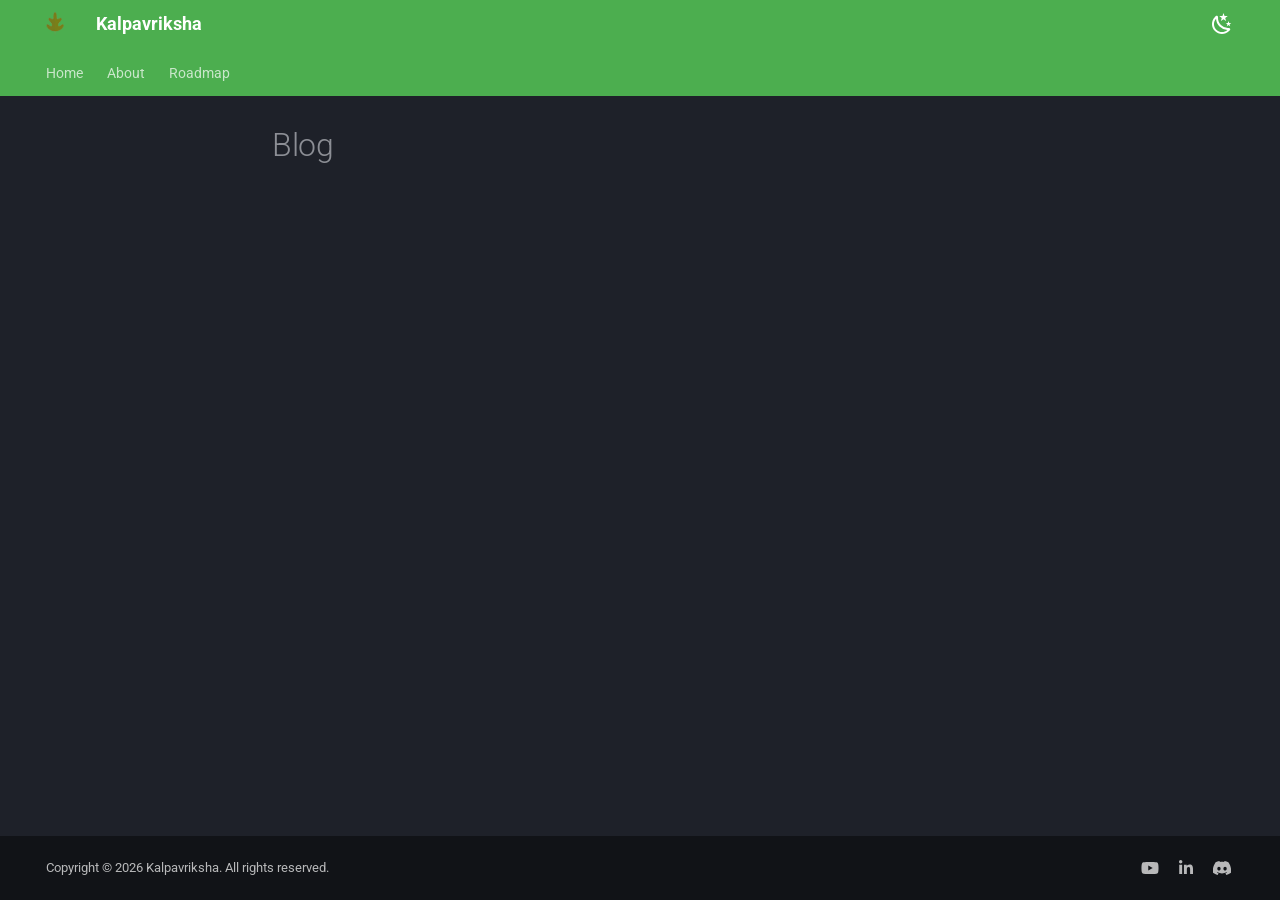
<file: blog/index.html>
<!doctype html>
<html lang="en" class="no-js">
  <head>
    
      <meta charset="utf-8">
      <meta name="viewport" content="width=device-width,initial-scale=1">
      
        <meta name="description" content="An initiative to bridge the gap in college education and what is needed by industry">
      
      
      
        <link rel="canonical" href="https://kalpavriksha-edu.org/blog/">
      
      
      
      
        
      
      
      <link rel="icon" href="../assets/images/logo.png">
      <meta name="generator" content="mkdocs-1.6.1, mkdocs-material-9.7.6">
    
    
      
        <title>Blog - Kalpavriksha</title>
      
    
    
      <link rel="stylesheet" href="../assets/stylesheets/main.484c7ddc.min.css">
      
        
        <link rel="stylesheet" href="../assets/stylesheets/palette.ab4e12ef.min.css">
      
      


    
    
      
    
    
      
        
        
        <link rel="preconnect" href="https://fonts.gstatic.com" crossorigin>
        <link rel="stylesheet" href="https://fonts.googleapis.com/css?family=Roboto:300,300i,400,400i,700,700i%7CRoboto+Mono:400,400i,700,700i&display=fallback">
        <style>:root{--md-text-font:"Roboto";--md-code-font:"Roboto Mono"}</style>
      
    
    
      <link rel="stylesheet" href="../assets/stylesheets/extra.css">
    
    <script>__md_scope=new URL("..",location),__md_hash=e=>[...e].reduce(((e,_)=>(e<<5)-e+_.charCodeAt(0)),0),__md_get=(e,_=localStorage,t=__md_scope)=>JSON.parse(_.getItem(t.pathname+"."+e)),__md_set=(e,_,t=localStorage,a=__md_scope)=>{try{t.setItem(a.pathname+"."+e,JSON.stringify(_))}catch(e){}}</script>
    
      

    
    







  </head>
  
  
    
    
      
    
    
    
    
    <body dir="ltr" data-md-color-scheme="slate" data-md-color-primary="green" data-md-color-accent="green">
  
    
    <input class="md-toggle" data-md-toggle="drawer" type="checkbox" id="__drawer" autocomplete="off">
    <input class="md-toggle" data-md-toggle="search" type="checkbox" id="__search" autocomplete="off">
    <label class="md-overlay" for="__drawer"></label>
    <div data-md-component="skip">
      
        
        <a href="#blog" class="md-skip">
          Skip to content
        </a>
      
    </div>
    <div data-md-component="announce">
      
    </div>
    
    
      

<header class="md-header" data-md-component="header">
  <nav class="md-header__inner md-grid" aria-label="Header">
    <a href=".." title="Kalpavriksha" class="md-header__button md-logo" aria-label="Kalpavriksha" data-md-component="logo">
      
  <img src="../assets/images/logo.png" alt="logo">

    </a>
    <label class="md-header__button md-icon" for="__drawer">
      
      <svg xmlns="http://www.w3.org/2000/svg" viewBox="0 0 24 24"><path d="M3 6h18v2H3zm0 5h18v2H3zm0 5h18v2H3z"/></svg>
    </label>
    <div class="md-header__title" data-md-component="header-title">
      <div class="md-header__ellipsis">
        <div class="md-header__topic">
          <span class="md-ellipsis">
            Kalpavriksha
          </span>
        </div>
        <div class="md-header__topic" data-md-component="header-topic">
          <span class="md-ellipsis">
            
              Blog
            
          </span>
        </div>
      </div>
    </div>
    
      
        <form class="md-header__option" data-md-component="palette">
  
    
    
    
    <input class="md-option" data-md-color-media="" data-md-color-scheme="slate" data-md-color-primary="green" data-md-color-accent="green"  aria-label="Dark Mode"  type="radio" name="__palette" id="__palette_0">
    
      <label class="md-header__button md-icon" title="Dark Mode" for="__palette_1" hidden>
        <svg xmlns="http://www.w3.org/2000/svg" viewBox="0 0 24 24"><path d="m17.75 4.09-2.53 1.94.91 3.06-2.63-1.81-2.63 1.81.91-3.06-2.53-1.94L12.44 4l1.06-3 1.06 3zm3.5 6.91-1.64 1.25.59 1.98-1.7-1.17-1.7 1.17.59-1.98L15.75 11l2.06-.05L18.5 9l.69 1.95zm-2.28 4.95c.83-.08 1.72 1.1 1.19 1.85-.32.45-.66.87-1.08 1.27C15.17 23 8.84 23 4.94 19.07c-3.91-3.9-3.91-10.24 0-14.14.4-.4.82-.76 1.27-1.08.75-.53 1.93.36 1.85 1.19-.27 2.86.69 5.83 2.89 8.02a9.96 9.96 0 0 0 8.02 2.89m-1.64 2.02a12.08 12.08 0 0 1-7.8-3.47c-2.17-2.19-3.33-5-3.49-7.82-2.81 3.14-2.7 7.96.31 10.98 3.02 3.01 7.84 3.12 10.98.31"/></svg>
      </label>
    
  
    
    
    
    <input class="md-option" data-md-color-media="" data-md-color-scheme="default" data-md-color-primary="green" data-md-color-accent="green"  aria-label="Light Mode"  type="radio" name="__palette" id="__palette_1">
    
      <label class="md-header__button md-icon" title="Light Mode" for="__palette_0" hidden>
        <svg xmlns="http://www.w3.org/2000/svg" viewBox="0 0 24 24"><path d="M12 7a5 5 0 0 1 5 5 5 5 0 0 1-5 5 5 5 0 0 1-5-5 5 5 0 0 1 5-5m0 2a3 3 0 0 0-3 3 3 3 0 0 0 3 3 3 3 0 0 0 3-3 3 3 0 0 0-3-3m0-7 2.39 3.42C13.65 5.15 12.84 5 12 5s-1.65.15-2.39.42zM3.34 7l4.16-.35A7.2 7.2 0 0 0 5.94 8.5c-.44.74-.69 1.5-.83 2.29zm.02 10 1.76-3.77a7.131 7.131 0 0 0 2.38 4.14zM20.65 7l-1.77 3.79a7.02 7.02 0 0 0-2.38-4.15zm-.01 10-4.14.36c.59-.51 1.12-1.14 1.54-1.86.42-.73.69-1.5.83-2.29zM12 22l-2.41-3.44c.74.27 1.55.44 2.41.44.82 0 1.63-.17 2.37-.44z"/></svg>
      </label>
    
  
</form>
      
    
    
      <script>var palette=__md_get("__palette");if(palette&&palette.color){if("(prefers-color-scheme)"===palette.color.media){var media=matchMedia("(prefers-color-scheme: light)"),input=document.querySelector(media.matches?"[data-md-color-media='(prefers-color-scheme: light)']":"[data-md-color-media='(prefers-color-scheme: dark)']");palette.color.media=input.getAttribute("data-md-color-media"),palette.color.scheme=input.getAttribute("data-md-color-scheme"),palette.color.primary=input.getAttribute("data-md-color-primary"),palette.color.accent=input.getAttribute("data-md-color-accent")}for(var[key,value]of Object.entries(palette.color))document.body.setAttribute("data-md-color-"+key,value)}</script>
    
    
    
      
      
    
    
  </nav>
  
</header>
    
    <div class="md-container" data-md-component="container">
      
      
        
          
            
<nav class="md-tabs" aria-label="Tabs" data-md-component="tabs">
  <div class="md-grid">
    <ul class="md-tabs__list">
      
        
  
  
  
  
    <li class="md-tabs__item">
      <a href=".." class="md-tabs__link">
        
  
  
    
  
  Home

      </a>
    </li>
  

      
        
  
  
  
  
    <li class="md-tabs__item">
      <a href="../about/" class="md-tabs__link">
        
  
  
    
  
  About

      </a>
    </li>
  

      
        
  
  
  
  
    <li class="md-tabs__item">
      <a href="../roadmap/" class="md-tabs__link">
        
  
  
    
  
  Roadmap

      </a>
    </li>
  

      
    </ul>
  </div>
</nav>
          
        
      
      <main class="md-main" data-md-component="main">
        <div class="md-main__inner md-grid">
          
            
              
              <div class="md-sidebar md-sidebar--primary" data-md-component="sidebar" data-md-type="navigation" >
                <div class="md-sidebar__scrollwrap">
                  <div class="md-sidebar__inner">
                    


  


<nav class="md-nav md-nav--primary md-nav--lifted" aria-label="Navigation" data-md-level="0">
  <label class="md-nav__title" for="__drawer">
    <a href=".." title="Kalpavriksha" class="md-nav__button md-logo" aria-label="Kalpavriksha" data-md-component="logo">
      
  <img src="../assets/images/logo.png" alt="logo">

    </a>
    Kalpavriksha
  </label>
  
  <ul class="md-nav__list" data-md-scrollfix>
    
      
      
  
  
  
  
    <li class="md-nav__item">
      <a href=".." class="md-nav__link">
        
  
  
  <span class="md-ellipsis">
    
  
    Home
  

    
  </span>
  
  

      </a>
    </li>
  

    
      
      
  
  
  
  
    <li class="md-nav__item">
      <a href="../about/" class="md-nav__link">
        
  
  
  <span class="md-ellipsis">
    
  
    About
  

    
  </span>
  
  

      </a>
    </li>
  

    
      
      
  
  
  
  
    <li class="md-nav__item">
      <a href="../roadmap/" class="md-nav__link">
        
  
  
  <span class="md-ellipsis">
    
  
    Roadmap
  

    
  </span>
  
  

      </a>
    </li>
  

    
  </ul>
</nav>
                  </div>
                </div>
              </div>
            
            
              
              <div class="md-sidebar md-sidebar--secondary" data-md-component="sidebar" data-md-type="toc" >
                <div class="md-sidebar__scrollwrap">
                  <div class="md-sidebar__inner">
                    

<nav class="md-nav md-nav--secondary" aria-label="Table of contents">
  
  
  
    
  
  
</nav>
                  </div>
                </div>
              </div>
            
          
          
  <div class="md-content" data-md-component="content">
    <div class="md-content__inner">
      <header class="md-typeset">
        <h1 id="blog">Blog<a class="headerlink" href="#blog" title="Permanent link">&para;</a></h1>
      </header>
      
      
    </div>
  </div>

          
<script>var target=document.getElementById(location.hash.slice(1));target&&target.name&&(target.checked=target.name.startsWith("__tabbed_"))</script>
        </div>
        
      </main>
      
        <footer class="md-footer">
  
  <div class="md-footer-meta md-typeset">
    <div class="md-footer-meta__inner md-grid">
      <div class="md-copyright">
  
    <div class="md-copyright__highlight">
      Copyright © 2026 Kalpavriksha. All rights reserved.
    </div>
  
  
</div>
      
        
<div class="md-social">
  
    
    
    
    
      
      
    
    <a href="https://www.youtube.com/@kalpavriksha_education" target="_blank" rel="noopener" title="www.youtube.com" class="md-social__link">
      <svg xmlns="http://www.w3.org/2000/svg" viewBox="0 0 576 512"><!--! Font Awesome Free 7.1.0 by @fontawesome - https://fontawesome.com License - https://fontawesome.com/license/free (Icons: CC BY 4.0, Fonts: SIL OFL 1.1, Code: MIT License) Copyright 2025 Fonticons, Inc.--><path d="M549.7 124.1c-6.2-23.7-24.8-42.3-48.3-48.6C458.9 64 288.1 64 288.1 64S117.3 64 74.7 75.5c-23.5 6.3-42 24.9-48.3 48.6C15 167 15 256.4 15 256.4s0 89.4 11.4 132.3c6.3 23.6 24.8 41.5 48.3 47.8C117.3 448 288.1 448 288.1 448s170.8 0 213.4-11.5c23.5-6.3 42-24.2 48.3-47.8 11.4-42.9 11.4-132.3 11.4-132.3s0-89.4-11.4-132.3zM232.2 337.6V175.2l142.7 81.2z"/></svg>
    </a>
  
    
    
    
    
      
      
    
    <a href="https://www.linkedin.com/company/kalpavriksha-education/" target="_blank" rel="noopener" title="www.linkedin.com" class="md-social__link">
      <svg xmlns="http://www.w3.org/2000/svg" viewBox="0 0 448 512"><!--! Font Awesome Free 7.1.0 by @fontawesome - https://fontawesome.com License - https://fontawesome.com/license/free (Icons: CC BY 4.0, Fonts: SIL OFL 1.1, Code: MIT License) Copyright 2025 Fonticons, Inc.--><path d="M100.3 448H7.4V148.9h92.9zM53.8 108.1C24.1 108.1 0 83.5 0 53.8c0-14.3 5.7-27.9 15.8-38S39.6 0 53.8 0s27.9 5.7 38 15.8 15.8 23.8 15.8 38c0 29.7-24.1 54.3-53.8 54.3M447.9 448h-92.7V302.4c0-34.7-.7-79.2-48.3-79.2-48.3 0-55.7 37.7-55.7 76.7V448h-92.8V148.9h89.1v40.8h1.3c12.4-23.5 42.7-48.3 87.9-48.3 94 0 111.3 61.9 111.3 142.3V448z"/></svg>
    </a>
  
    
    
    
    
      
      
    
    <a href="https://discord.gg/YXj967GR2a" target="_blank" rel="noopener" title="discord.gg" class="md-social__link">
      <svg xmlns="http://www.w3.org/2000/svg" viewBox="0 0 576 512"><!--! Font Awesome Free 7.1.0 by @fontawesome - https://fontawesome.com License - https://fontawesome.com/license/free (Icons: CC BY 4.0, Fonts: SIL OFL 1.1, Code: MIT License) Copyright 2025 Fonticons, Inc.--><path d="M492.5 69.8c-.2-.3-.4-.6-.8-.7-38.1-17.5-78.4-30-119.7-37.1-.4-.1-.8 0-1.1.1s-.6.4-.8.8c-5.5 9.9-10.5 20.2-14.9 30.6-44.6-6.8-89.9-6.8-134.4 0-4.5-10.5-9.5-20.7-15.1-30.6-.2-.3-.5-.6-.8-.8s-.7-.2-1.1-.2C162.5 39 122.2 51.5 84.1 69c-.3.1-.6.4-.8.7C7.1 183.5-13.8 294.6-3.6 404.2c0 .3.1.5.2.8s.3.4.5.6c44.4 32.9 94 58 146.8 74.2.4.1.8.1 1.1 0s.7-.4.9-.7c11.3-15.4 21.4-31.8 30-48.8.1-.2.2-.5.2-.8s0-.5-.1-.8-.2-.5-.4-.6-.4-.3-.7-.4c-15.8-6.1-31.2-13.4-45.9-21.9-.3-.2-.5-.4-.7-.6s-.3-.6-.3-.9 0-.6.2-.9.3-.5.6-.7c3.1-2.3 6.2-4.7 9.1-7.1.3-.2.6-.4.9-.4s.7 0 1 .1c96.2 43.9 200.4 43.9 295.5 0 .3-.1.7-.2 1-.2s.7.2.9.4c2.9 2.4 6 4.9 9.1 7.2.2.2.4.4.6.7s.2.6.2.9-.1.6-.3.9-.4.5-.6.6c-14.7 8.6-30 15.9-45.9 21.8-.2.1-.5.2-.7.4s-.3.4-.4.7-.1.5-.1.8.1.5.2.8c8.8 17 18.8 33.3 30 48.8.2.3.6.6.9.7s.8.1 1.1 0c52.9-16.2 102.6-41.3 147.1-74.2.2-.2.4-.4.5-.6s.2-.5.2-.8c12.3-126.8-20.5-236.9-86.9-334.5zm-302 267.7c-29 0-52.8-26.6-52.8-59.2s23.4-59.2 52.8-59.2c29.7 0 53.3 26.8 52.8 59.2 0 32.7-23.4 59.2-52.8 59.2m195.4 0c-29 0-52.8-26.6-52.8-59.2s23.4-59.2 52.8-59.2c29.7 0 53.3 26.8 52.8 59.2 0 32.7-23.2 59.2-52.8 59.2"/></svg>
    </a>
  
</div>
      
    </div>
  </div>
</footer>
      
    </div>
    <div class="md-dialog" data-md-component="dialog">
      <div class="md-dialog__inner md-typeset"></div>
    </div>
    
    
    
      
      
      <script id="__config" type="application/json">{"annotate": null, "base": "..", "features": ["navigation.tabs"], "search": "../assets/javascripts/workers/search.2c215733.min.js", "tags": null, "translations": {"clipboard.copied": "Copied to clipboard", "clipboard.copy": "Copy to clipboard", "search.result.more.one": "1 more on this page", "search.result.more.other": "# more on this page", "search.result.none": "No matching documents", "search.result.one": "1 matching document", "search.result.other": "# matching documents", "search.result.placeholder": "Type to start searching", "search.result.term.missing": "Missing", "select.version": "Select version"}, "version": null}</script>
    
    
      <script src="../assets/javascripts/bundle.79ae519e.min.js"></script>
      
    
  </body>
</html>
</file>
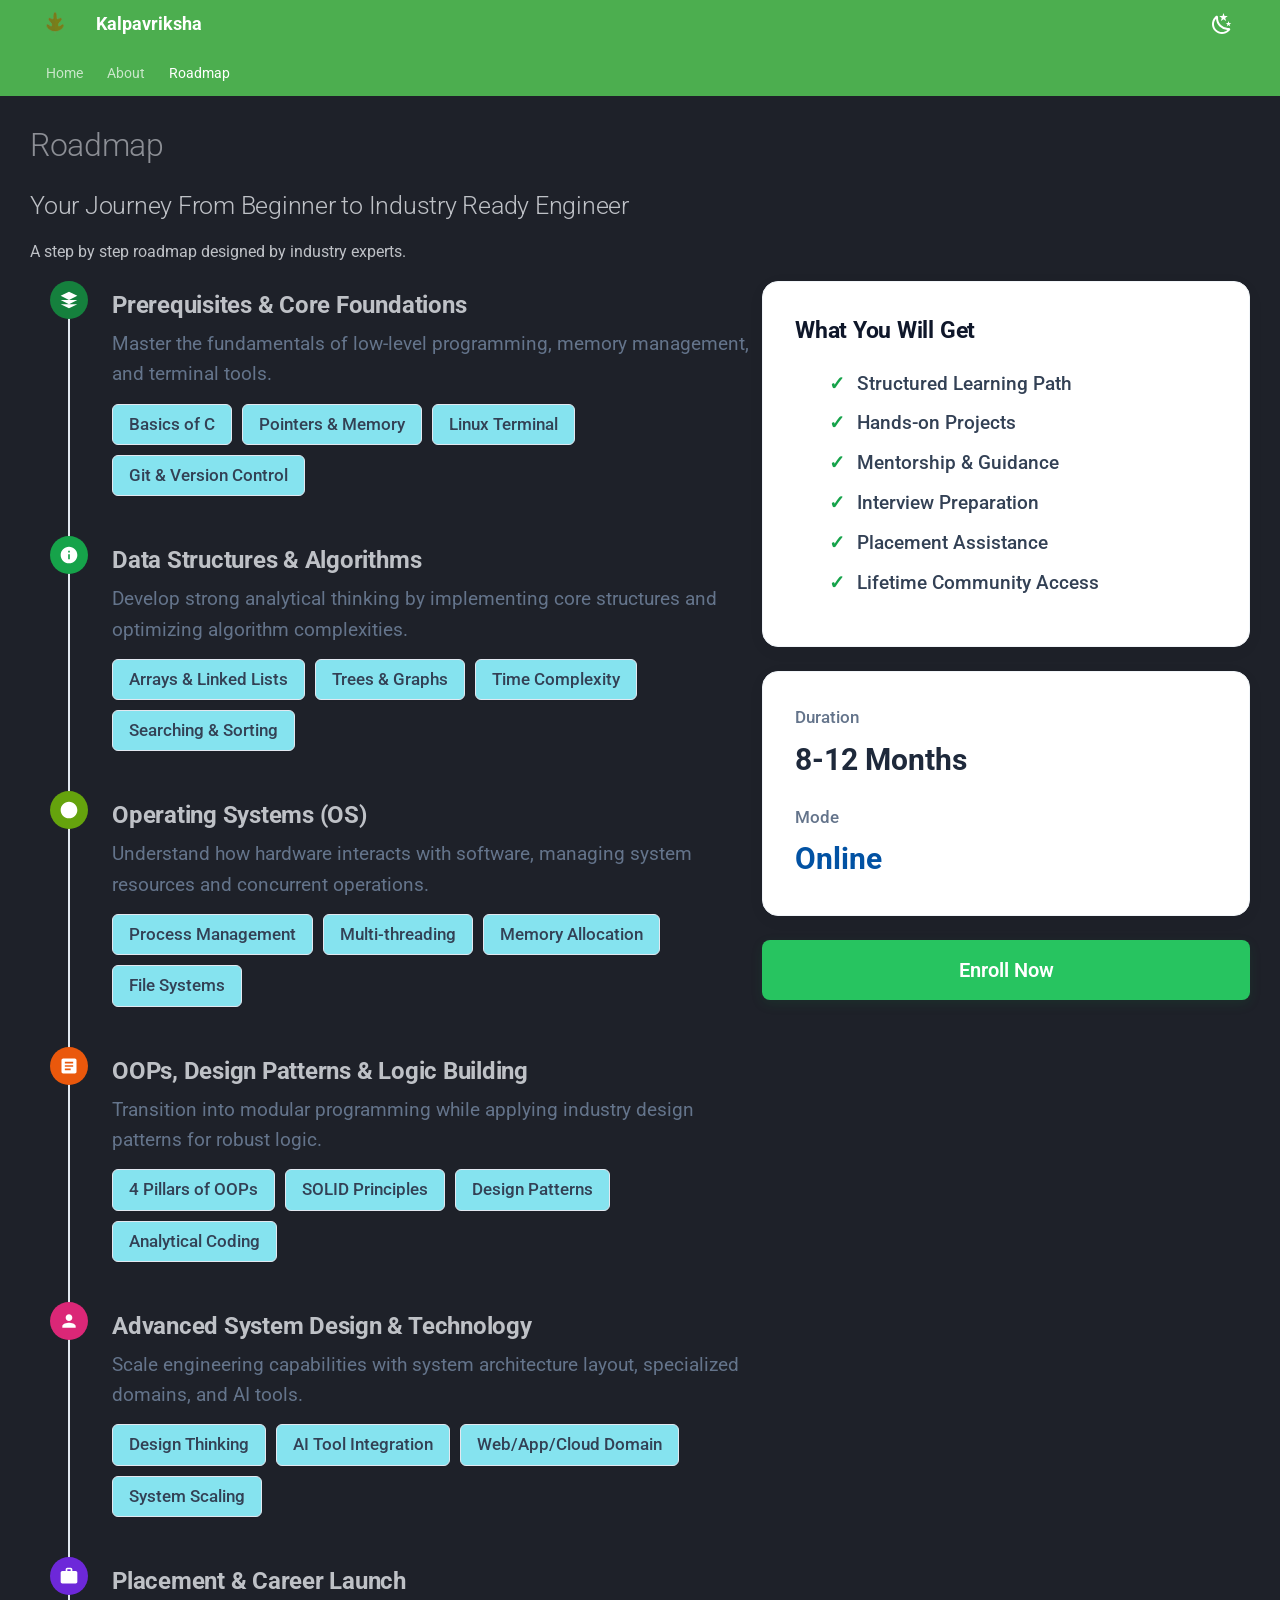
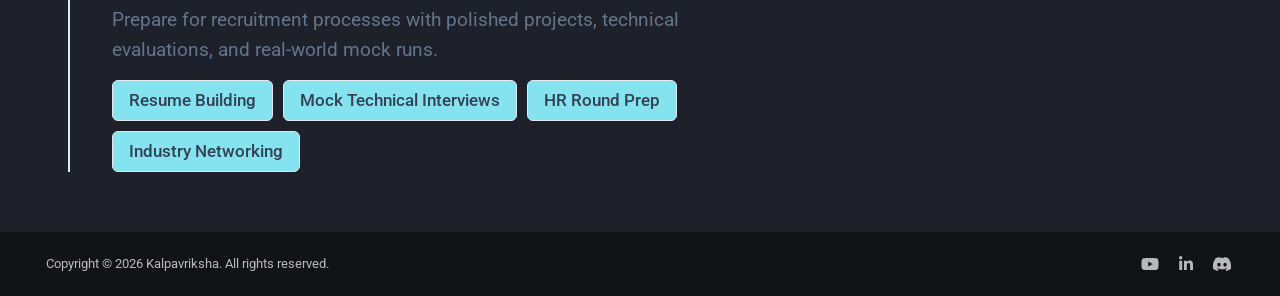
<file: roadmap/index.html>
<!doctype html>
<html lang="en" class="no-js">
  <head>
    
      <meta charset="utf-8">
      <meta name="viewport" content="width=device-width,initial-scale=1">
      
        <meta name="description" content="An initiative to bridge the gap in college education and what is needed by industry">
      
      
      
        <link rel="canonical" href="https://kalpavriksha-edu.org/roadmap/">
      
      
        <link rel="prev" href="../about/">
      
      
      
        
      
      
      <link rel="icon" href="../assets/images/logo.png">
      <meta name="generator" content="mkdocs-1.6.1, mkdocs-material-9.7.6">
    
    
      
        <title>Roadmap - Kalpavriksha</title>
      
    
    
      <link rel="stylesheet" href="../assets/stylesheets/main.484c7ddc.min.css">
      
        
        <link rel="stylesheet" href="../assets/stylesheets/palette.ab4e12ef.min.css">
      
      


    
    
      
    
    
      
        
        
        <link rel="preconnect" href="https://fonts.gstatic.com" crossorigin>
        <link rel="stylesheet" href="https://fonts.googleapis.com/css?family=Roboto:300,300i,400,400i,700,700i%7CRoboto+Mono:400,400i,700,700i&display=fallback">
        <style>:root{--md-text-font:"Roboto";--md-code-font:"Roboto Mono"}</style>
      
    
    
      <link rel="stylesheet" href="../assets/stylesheets/extra.css">
    
    <script>__md_scope=new URL("..",location),__md_hash=e=>[...e].reduce(((e,_)=>(e<<5)-e+_.charCodeAt(0)),0),__md_get=(e,_=localStorage,t=__md_scope)=>JSON.parse(_.getItem(t.pathname+"."+e)),__md_set=(e,_,t=localStorage,a=__md_scope)=>{try{t.setItem(a.pathname+"."+e,JSON.stringify(_))}catch(e){}}</script>
    
      

    
    





<link rel="stylesheet" href="../assets/stylesheets/roadmap.css">



  </head>
  
  
    
    
      
    
    
    
    
    <body dir="ltr" data-md-color-scheme="slate" data-md-color-primary="green" data-md-color-accent="green">
  
    
    <input class="md-toggle" data-md-toggle="drawer" type="checkbox" id="__drawer" autocomplete="off">
    <input class="md-toggle" data-md-toggle="search" type="checkbox" id="__search" autocomplete="off">
    <label class="md-overlay" for="__drawer"></label>
    <div data-md-component="skip">
      
    </div>
    <div data-md-component="announce">
      
    </div>
    
    
      

<header class="md-header" data-md-component="header">
  <nav class="md-header__inner md-grid" aria-label="Header">
    <a href=".." title="Kalpavriksha" class="md-header__button md-logo" aria-label="Kalpavriksha" data-md-component="logo">
      
  <img src="../assets/images/logo.png" alt="logo">

    </a>
    <label class="md-header__button md-icon" for="__drawer">
      
      <svg xmlns="http://www.w3.org/2000/svg" viewBox="0 0 24 24"><path d="M3 6h18v2H3zm0 5h18v2H3zm0 5h18v2H3z"/></svg>
    </label>
    <div class="md-header__title" data-md-component="header-title">
      <div class="md-header__ellipsis">
        <div class="md-header__topic">
          <span class="md-ellipsis">
            Kalpavriksha
          </span>
        </div>
        <div class="md-header__topic" data-md-component="header-topic">
          <span class="md-ellipsis">
            
              Roadmap
            
          </span>
        </div>
      </div>
    </div>
    
      
        <form class="md-header__option" data-md-component="palette">
  
    
    
    
    <input class="md-option" data-md-color-media="" data-md-color-scheme="slate" data-md-color-primary="green" data-md-color-accent="green"  aria-label="Dark Mode"  type="radio" name="__palette" id="__palette_0">
    
      <label class="md-header__button md-icon" title="Dark Mode" for="__palette_1" hidden>
        <svg xmlns="http://www.w3.org/2000/svg" viewBox="0 0 24 24"><path d="m17.75 4.09-2.53 1.94.91 3.06-2.63-1.81-2.63 1.81.91-3.06-2.53-1.94L12.44 4l1.06-3 1.06 3zm3.5 6.91-1.64 1.25.59 1.98-1.7-1.17-1.7 1.17.59-1.98L15.75 11l2.06-.05L18.5 9l.69 1.95zm-2.28 4.95c.83-.08 1.72 1.1 1.19 1.85-.32.45-.66.87-1.08 1.27C15.17 23 8.84 23 4.94 19.07c-3.91-3.9-3.91-10.24 0-14.14.4-.4.82-.76 1.27-1.08.75-.53 1.93.36 1.85 1.19-.27 2.86.69 5.83 2.89 8.02a9.96 9.96 0 0 0 8.02 2.89m-1.64 2.02a12.08 12.08 0 0 1-7.8-3.47c-2.17-2.19-3.33-5-3.49-7.82-2.81 3.14-2.7 7.96.31 10.98 3.02 3.01 7.84 3.12 10.98.31"/></svg>
      </label>
    
  
    
    
    
    <input class="md-option" data-md-color-media="" data-md-color-scheme="default" data-md-color-primary="green" data-md-color-accent="green"  aria-label="Light Mode"  type="radio" name="__palette" id="__palette_1">
    
      <label class="md-header__button md-icon" title="Light Mode" for="__palette_0" hidden>
        <svg xmlns="http://www.w3.org/2000/svg" viewBox="0 0 24 24"><path d="M12 7a5 5 0 0 1 5 5 5 5 0 0 1-5 5 5 5 0 0 1-5-5 5 5 0 0 1 5-5m0 2a3 3 0 0 0-3 3 3 3 0 0 0 3 3 3 3 0 0 0 3-3 3 3 0 0 0-3-3m0-7 2.39 3.42C13.65 5.15 12.84 5 12 5s-1.65.15-2.39.42zM3.34 7l4.16-.35A7.2 7.2 0 0 0 5.94 8.5c-.44.74-.69 1.5-.83 2.29zm.02 10 1.76-3.77a7.131 7.131 0 0 0 2.38 4.14zM20.65 7l-1.77 3.79a7.02 7.02 0 0 0-2.38-4.15zm-.01 10-4.14.36c.59-.51 1.12-1.14 1.54-1.86.42-.73.69-1.5.83-2.29zM12 22l-2.41-3.44c.74.27 1.55.44 2.41.44.82 0 1.63-.17 2.37-.44z"/></svg>
      </label>
    
  
</form>
      
    
    
      <script>var palette=__md_get("__palette");if(palette&&palette.color){if("(prefers-color-scheme)"===palette.color.media){var media=matchMedia("(prefers-color-scheme: light)"),input=document.querySelector(media.matches?"[data-md-color-media='(prefers-color-scheme: light)']":"[data-md-color-media='(prefers-color-scheme: dark)']");palette.color.media=input.getAttribute("data-md-color-media"),palette.color.scheme=input.getAttribute("data-md-color-scheme"),palette.color.primary=input.getAttribute("data-md-color-primary"),palette.color.accent=input.getAttribute("data-md-color-accent")}for(var[key,value]of Object.entries(palette.color))document.body.setAttribute("data-md-color-"+key,value)}</script>
    
    
    
      
      
    
    
  </nav>
  
</header>
    
    <div class="md-container" data-md-component="container">
      
      
        
          
            
<nav class="md-tabs" aria-label="Tabs" data-md-component="tabs">
  <div class="md-grid">
    <ul class="md-tabs__list">
      
        
  
  
  
  
    <li class="md-tabs__item">
      <a href=".." class="md-tabs__link">
        
  
  
    
  
  Home

      </a>
    </li>
  

      
        
  
  
  
  
    <li class="md-tabs__item">
      <a href="../about/" class="md-tabs__link">
        
  
  
    
  
  About

      </a>
    </li>
  

      
        
  
  
  
    
  
  
    <li class="md-tabs__item md-tabs__item--active">
      <a href="./" class="md-tabs__link">
        
  
  
    
  
  Roadmap

      </a>
    </li>
  

      
    </ul>
  </div>
</nav>
          
        
      
      <main class="md-main" data-md-component="main">
        <div class="md-main__inner md-grid">
          
            
              
                
              
              <div class="md-sidebar md-sidebar--primary" data-md-component="sidebar" data-md-type="navigation" hidden>
                <div class="md-sidebar__scrollwrap">
                  <div class="md-sidebar__inner">
                    


  


<nav class="md-nav md-nav--primary md-nav--lifted" aria-label="Navigation" data-md-level="0">
  <label class="md-nav__title" for="__drawer">
    <a href=".." title="Kalpavriksha" class="md-nav__button md-logo" aria-label="Kalpavriksha" data-md-component="logo">
      
  <img src="../assets/images/logo.png" alt="logo">

    </a>
    Kalpavriksha
  </label>
  
  <ul class="md-nav__list" data-md-scrollfix>
    
      
      
  
  
  
  
    <li class="md-nav__item">
      <a href=".." class="md-nav__link">
        
  
  
  <span class="md-ellipsis">
    
  
    Home
  

    
  </span>
  
  

      </a>
    </li>
  

    
      
      
  
  
  
  
    <li class="md-nav__item">
      <a href="../about/" class="md-nav__link">
        
  
  
  <span class="md-ellipsis">
    
  
    About
  

    
  </span>
  
  

      </a>
    </li>
  

    
      
      
  
  
    
  
  
  
    <li class="md-nav__item md-nav__item--active">
      
      <input class="md-nav__toggle md-toggle" type="checkbox" id="__toc">
      
      
      
      <a href="./" class="md-nav__link md-nav__link--active">
        
  
  
  <span class="md-ellipsis">
    
  
    Roadmap
  

    
  </span>
  
  

      </a>
      
    </li>
  

    
  </ul>
</nav>
                  </div>
                </div>
              </div>
            
            
              
                
              
              <div class="md-sidebar md-sidebar--secondary" data-md-component="sidebar" data-md-type="toc" hidden>
                <div class="md-sidebar__scrollwrap">
                  <div class="md-sidebar__inner">
                    

<nav class="md-nav md-nav--secondary" aria-label="Table of contents">
  
  
  
  
</nav>
                  </div>
                </div>
              </div>
            
          
          
            <div class="md-content" data-md-component="content">
              
              <article class="md-content__inner md-typeset">
                
                  
  




  <h1>Roadmap</h1>

<section class="roadmap-section">
    <div class="roadmap-header">
        <h2>Your Journey From Beginner to Industry Ready Engineer</h2>
        <p>A step by step roadmap designed by industry experts.</p>
    </div>
    <div class="roadmap-container">
        <div class="timeline">
            <div class="timeline-item">
                <div class="step-icon icon-foundation">
                    <svg viewBox="0 0 24 24" width="20" height="20" fill="currentColor"><path d="M12 2L2 7l10 5 10-5-10-5zM2 17l10 5 10-5M2 12l10 5 10-5"/></svg>
                </div>
                <div class="timeline-content">
                    <h3>Prerequisites & Core Foundations</h3>
                    <p>Master the fundamentals of low-level programming, memory management, and terminal tools.</p>
                    <div class="tag-group">
                        <span class="tag">Basics of C</span>
                        <span class="tag">Pointers & Memory</span>
                        <span class="tag">Linux Terminal</span>
                        <span class="tag">Git & Version Control</span>
                    </div>
                </div>
            </div>
            <div class="timeline-item">
                <div class="step-icon icon-dsa">
                    <svg viewBox="0 0 24 24" width="20" height="20" fill="currentColor"> <path d="M12 22C6.477 22 2 17.523 2 12S6.477 2 12 2s10 4.477 10 10-4.477 10-10 10zm-1-11v6h2v-6h-2zm0-4v2h2V7h-2z" /></svg>
                </div>
                <div class="timeline-content">
                    <h3>Data Structures & Algorithms</h3>
                    <p>Develop strong analytical thinking by implementing core structures and optimizing algorithm
                        complexities.</p>
                    <div class="tag-group">
                        <span class="tag">Arrays & Linked Lists</span>
                        <span class="tag">Trees & Graphs</span>
                        <span class="tag">Time Complexity</span>
                        <span class="tag">Searching & Sorting</span>
                    </div>
                </div>
            </div>
            <div class="timeline-item">
                <div class="step-icon icon-se">
                    <svg viewBox="0 0 24 24" width="20" height="20" fill="currentColor"> <path d="M12 22c5.523 0 10-4.527 10-10S17.523 2 12 2 2 6.527 2 12s4.523 10 10 10zm1-17h-2v6h6v-2h-4V5z" /> </svg>
                </div>
                <div class="timeline-content">
                    <h3>Operating Systems (OS)</h3>
                    <p>Understand how hardware interacts with software, managing system resources and concurrent
                        operations.</p>
                    <div class="tag-group">
                        <span class="tag">Process Management</span>
                        <span class="tag">Multi-threading</span>
                        <span class="tag">Memory Allocation</span>
                        <span class="tag">File Systems</span>
                    </div>
                </div>
            </div>
            <div class="timeline-item">
                <div class="step-icon icon-projects">
                    <svg viewBox="0 0 24 24" width="20" height="20" fill="currentColor"> <path d="M19 3H5c-1.1 0-2 .9-2 2v14c0 1.1.9 2 2 2h14c1.1 0 2-.9 2-2V5c0-1.1-.9-2-2-2zm-5 14H7v-2h7v2zm3-4H7v-2h10v2zm0-4H7V7h10v2z" /> </svg>
                </div>
                <div class="timeline-content">
                    <h3>OOPs, Design Patterns & Logic Building</h3>
                    <p>Transition into modular programming while applying industry design patterns for robust logic.</p>
                    <div class="tag-group">
                        <span class="tag">4 Pillars of OOPs</span>
                        <span class="tag">SOLID Principles</span>
                        <span class="tag">Design Patterns</span>
                        <span class="tag">Analytical Coding</span>
                    </div>
                </div>
            </div>
            <div class="timeline-item">
                <div class="step-icon icon-interview">
                    <svg viewBox="0 0 24 24" width="20" height="20" fill="currentColor"> <path d="M12 12c2.21 0 4-1.79 4-4s-1.79-4-4-4-4 1.79-4 4 1.79 4 4 4zm0 2c-2.67 0-8 1.34-8 4v2h16v-2c0-2.66-5.33-4-8-4z" /> </svg>
                </div>
                <div class="timeline-content">
                    <h3>Advanced System Design & Technology</h3>
                    <p>Scale engineering capabilities with system architecture layout, specialized domains, and AI
                        tools.</p>
                    <div class="tag-group">
                        <span class="tag">Design Thinking</span>
                        <span class="tag">AI Tool Integration</span>
                        <span class="tag">Web/App/Cloud Domain</span>
                        <span class="tag">System Scaling</span>
                    </div>
                </div>
            </div>
            <div class="timeline-item">
                <div class="step-icon icon-placement">
                    <svg viewBox="0 0 24 24" width="20" height="20" fill="currentColor"> <path d="M20 6h-4V4c0-1.11-.89-2-2-2h-4c-1.11 0-2 .89-2 2v2H4c-1.11 0-1.99.89-1.99 2L2 19c0 1.11.89 2 2 2h16c1.11 0 2-.89 2-2V8c0-1.11-.89-2-2-2zm-6 0h-4V4h4v2z" /> </svg>
                </div>
                <div class="timeline-content">
                    <h3>Placement & Career Launch</h3>
                    <p>Prepare for recruitment processes with polished projects, technical evaluations, and real-world
                        mock runs.</p>
                    <div class="tag-group">
                        <span class="tag">Resume Building</span>
                        <span class="tag">Mock Technical Interviews</span>
                        <span class="tag">HR Round Prep</span>
                        <span class="tag">Industry Networking</span>
                    </div>
                </div>
            </div>
        </div>
        <div class="sidebar">
            <div class="sidebar-card">
                <h3>What You Will Get</h3>
                <ul class="features-list">
                    <li>Structured Learning Path</li>
                    <li>Hands-on Projects</li>
                    <li>Mentorship & Guidance</li>
                    <li>Interview Preparation</li>
                    <li>Placement Assistance</li>
                    <li>Lifetime Community Access</li>
                </ul>
            </div>
            <div class="sidebar-card">
                <div class="spec-group">
                    <span class="spec-label">Duration</span>
                    <span class="spec-value highlight-dark">8-12 Months</span>
                </div>
                <div class="spec-group" style="margin-top: 20px;">
                    <span class="spec-label">Mode</span>
                    <span class="spec-value highlight-blue">Online</span>
                </div>
            </div>
            <a href="https://docs.google.com/forms/d/e/1FAIpQLSfZHXieniexbBh2MHsYrNoJ5omnsovwxLXWPvzoWtcEMnG1-A/viewform?usp=portal"
                class="cta-btn" target="_blank" rel="noopener noreferrer">Enroll Now</a>
        </div>
    </div>
</section>







  
  




  



                
              </article>
            </div>
          
          
<script>var target=document.getElementById(location.hash.slice(1));target&&target.name&&(target.checked=target.name.startsWith("__tabbed_"))</script>
        </div>
        
      </main>
      
        <footer class="md-footer">
  
  <div class="md-footer-meta md-typeset">
    <div class="md-footer-meta__inner md-grid">
      <div class="md-copyright">
  
    <div class="md-copyright__highlight">
      Copyright © 2026 Kalpavriksha. All rights reserved.
    </div>
  
  
</div>
      
        
<div class="md-social">
  
    
    
    
    
      
      
    
    <a href="https://www.youtube.com/@kalpavriksha_education" target="_blank" rel="noopener" title="www.youtube.com" class="md-social__link">
      <svg xmlns="http://www.w3.org/2000/svg" viewBox="0 0 576 512"><!--! Font Awesome Free 7.1.0 by @fontawesome - https://fontawesome.com License - https://fontawesome.com/license/free (Icons: CC BY 4.0, Fonts: SIL OFL 1.1, Code: MIT License) Copyright 2025 Fonticons, Inc.--><path d="M549.7 124.1c-6.2-23.7-24.8-42.3-48.3-48.6C458.9 64 288.1 64 288.1 64S117.3 64 74.7 75.5c-23.5 6.3-42 24.9-48.3 48.6C15 167 15 256.4 15 256.4s0 89.4 11.4 132.3c6.3 23.6 24.8 41.5 48.3 47.8C117.3 448 288.1 448 288.1 448s170.8 0 213.4-11.5c23.5-6.3 42-24.2 48.3-47.8 11.4-42.9 11.4-132.3 11.4-132.3s0-89.4-11.4-132.3zM232.2 337.6V175.2l142.7 81.2z"/></svg>
    </a>
  
    
    
    
    
      
      
    
    <a href="https://www.linkedin.com/company/kalpavriksha-education/" target="_blank" rel="noopener" title="www.linkedin.com" class="md-social__link">
      <svg xmlns="http://www.w3.org/2000/svg" viewBox="0 0 448 512"><!--! Font Awesome Free 7.1.0 by @fontawesome - https://fontawesome.com License - https://fontawesome.com/license/free (Icons: CC BY 4.0, Fonts: SIL OFL 1.1, Code: MIT License) Copyright 2025 Fonticons, Inc.--><path d="M100.3 448H7.4V148.9h92.9zM53.8 108.1C24.1 108.1 0 83.5 0 53.8c0-14.3 5.7-27.9 15.8-38S39.6 0 53.8 0s27.9 5.7 38 15.8 15.8 23.8 15.8 38c0 29.7-24.1 54.3-53.8 54.3M447.9 448h-92.7V302.4c0-34.7-.7-79.2-48.3-79.2-48.3 0-55.7 37.7-55.7 76.7V448h-92.8V148.9h89.1v40.8h1.3c12.4-23.5 42.7-48.3 87.9-48.3 94 0 111.3 61.9 111.3 142.3V448z"/></svg>
    </a>
  
    
    
    
    
      
      
    
    <a href="https://discord.gg/YXj967GR2a" target="_blank" rel="noopener" title="discord.gg" class="md-social__link">
      <svg xmlns="http://www.w3.org/2000/svg" viewBox="0 0 576 512"><!--! Font Awesome Free 7.1.0 by @fontawesome - https://fontawesome.com License - https://fontawesome.com/license/free (Icons: CC BY 4.0, Fonts: SIL OFL 1.1, Code: MIT License) Copyright 2025 Fonticons, Inc.--><path d="M492.5 69.8c-.2-.3-.4-.6-.8-.7-38.1-17.5-78.4-30-119.7-37.1-.4-.1-.8 0-1.1.1s-.6.4-.8.8c-5.5 9.9-10.5 20.2-14.9 30.6-44.6-6.8-89.9-6.8-134.4 0-4.5-10.5-9.5-20.7-15.1-30.6-.2-.3-.5-.6-.8-.8s-.7-.2-1.1-.2C162.5 39 122.2 51.5 84.1 69c-.3.1-.6.4-.8.7C7.1 183.5-13.8 294.6-3.6 404.2c0 .3.1.5.2.8s.3.4.5.6c44.4 32.9 94 58 146.8 74.2.4.1.8.1 1.1 0s.7-.4.9-.7c11.3-15.4 21.4-31.8 30-48.8.1-.2.2-.5.2-.8s0-.5-.1-.8-.2-.5-.4-.6-.4-.3-.7-.4c-15.8-6.1-31.2-13.4-45.9-21.9-.3-.2-.5-.4-.7-.6s-.3-.6-.3-.9 0-.6.2-.9.3-.5.6-.7c3.1-2.3 6.2-4.7 9.1-7.1.3-.2.6-.4.9-.4s.7 0 1 .1c96.2 43.9 200.4 43.9 295.5 0 .3-.1.7-.2 1-.2s.7.2.9.4c2.9 2.4 6 4.9 9.1 7.2.2.2.4.4.6.7s.2.6.2.9-.1.6-.3.9-.4.5-.6.6c-14.7 8.6-30 15.9-45.9 21.8-.2.1-.5.2-.7.4s-.3.4-.4.7-.1.5-.1.8.1.5.2.8c8.8 17 18.8 33.3 30 48.8.2.3.6.6.9.7s.8.1 1.1 0c52.9-16.2 102.6-41.3 147.1-74.2.2-.2.4-.4.5-.6s.2-.5.2-.8c12.3-126.8-20.5-236.9-86.9-334.5zm-302 267.7c-29 0-52.8-26.6-52.8-59.2s23.4-59.2 52.8-59.2c29.7 0 53.3 26.8 52.8 59.2 0 32.7-23.4 59.2-52.8 59.2m195.4 0c-29 0-52.8-26.6-52.8-59.2s23.4-59.2 52.8-59.2c29.7 0 53.3 26.8 52.8 59.2 0 32.7-23.2 59.2-52.8 59.2"/></svg>
    </a>
  
</div>
      
    </div>
  </div>
</footer>
      
    </div>
    <div class="md-dialog" data-md-component="dialog">
      <div class="md-dialog__inner md-typeset"></div>
    </div>
    
    
    
      
      
      <script id="__config" type="application/json">{"annotate": null, "base": "..", "features": ["navigation.tabs"], "search": "../assets/javascripts/workers/search.2c215733.min.js", "tags": null, "translations": {"clipboard.copied": "Copied to clipboard", "clipboard.copy": "Copy to clipboard", "search.result.more.one": "1 more on this page", "search.result.more.other": "# more on this page", "search.result.none": "No matching documents", "search.result.one": "1 matching document", "search.result.other": "# matching documents", "search.result.placeholder": "Type to start searching", "search.result.term.missing": "Missing", "select.version": "Select version"}, "version": null}</script>
    
    
      <script src="../assets/javascripts/bundle.79ae519e.min.js"></script>
      
    
  </body>
</html>
</file>
<file: assets/stylesheets/extra.css>
/* body .md-main__inner {
    display: flex;
    height: 100%;
    margin-top: 1.5rem;
}

.md-content__inner {
    border: 5px solid red !important;
}

.md-grid {
    margin-left: auto;
    margin-right: auto;
    max-width: 61rem;
} */

/* Hide sidebar */
/* .md-sidebar {
    display: none !important;
} */

/* Remove sidebar layout */
.md-main__inner {
    margin-top: 0 !important;
    /* max-width: none !important; */
}

/* Full width content */
.md-content {
    padding-bottom: 1rem;
}

.md-content__inner {
    margin: 0 !important;
    max-width: none !important;
    padding: 0 !important;
}

/* Remove Material article spacing */
.md-typeset {
    max-width: none !important;
}

.md-typeset h1 {
    margin-block-start: 0.67em;
    margin-block-end: 0.67em;
    margin-inline-start: 0px;
}

.md-typeset h2 {
    padding-left: 1rem;
}

.md-header__title--active .md-header__topic {
    opacity: 1;
    pointer-events: auto;
    transform: translateX(0);
    transition: transform .4s cubic-bezier(.1, .7, .1, 1), opacity .15s;
    z-index: 0;
}

.md-header__title--active .md-header__topic+.md-header__topic {
    opacity: 0;
}

/* Hero Container */
.hero-container {
    display: flex;
    flex-direction: row;
    /* Desktop: Side-by-side */
    align-items: center;
    justify-content: space-between;
    min-height: 80vh;
    /* padding: 2rem; */
    /* background-color: #f5f7fa; */
}

/* Hero Content (Text Side) */
.hero-content {
    flex: 1;
    padding: 2rem;
}

.hero-content h1 {
    font-size: 3rem;
    margin-bottom: 1rem;
    color: #b4b2b2;
}

.hero-content p {
    font-size: 1.2rem;
    margin-bottom: 2rem;
    /* color: white; */
    line-height: 1.6;
}

.hero-buttons {
    display: flex;
    flex-direction: row;
    gap: 16px;
    margin-top: 24px;
}

.btn {
    display: inline-block;
    padding: 0.8rem 2rem;
    background-color: #27c460;
    color: white !important;
    text-decoration: none;
    border-radius: 5px;
    font-weight: bold;
}

.btn:hover {
    background-color: #166534;
    color: rgb(3, 217, 3) !important;
}

/* Hero Image Side */
.hero-image {
    flex: 1;
    display: flex;
    justify-content: center;
    align-items: center;
    padding: 2rem;
}

.hero-image img {
    max-width: 100%;
    height: auto;
    border-radius: 8px;
}

.feature-grid {
    display: grid;
    grid-template-columns: repeat(3, 1fr);
    gap: 1.5rem;
}

.feature {
    text-align: center;
    padding: 1.5rem;
    border-radius: 16px;
    background: var(--md-default-bg-color);
    box-shadow: 0 4px 15px rgba(0, 0, 0, .08);
}

.feature h3 {
    margin-top: .5rem;
}

/* Main Container holding all stats */
.stats-container {
    display: flex;
    align-items: center;
    justify-content: space-around;
    /* background: #ffffff; */
    padding: 1rem;
    border-radius: 8px;
    max-width: 900px;
    margin: 0 auto;
}

/* Individual Stat Item Layout */
.stat-item {
    display: flex;
    align-items: center;
    flex: 1;
    justify-content: center;
    padding: 10px 20px;
}

/* The Magic Trick: Adds a light vertical line to every item except the last one */
.stat-item:not(:last-child) {
    border-right: 1px solid #eef2f5;
}

/* Styled Icon Box matching your green theme */
.icon-box {
    background-color: #eefbf4;
    color: #1b7a43;
    font-size: 24px;
    padding: 12px;
    border-radius: 8px;
    margin-right: 15px;
    display: flex;
    align-items: center;
    justify-content: center;
}

/* Text Formatting */
.stat-text h3 {
    margin: 0;
    font-size: 22px;
    /* color: #111827; */
    font-weight: 700;
}

.stat-text p {
    margin: 4px 0 0 0;
    font-size: 13px;
    /* color: #6b7280; */
}


/* --- Mobile / Responsive Styles --- */
@media (max-width: 768px) {
    .hero-container {
        /* Switches to vertical stack and reverses the visual order */
        flex-direction: column-reverse;
        text-align: center;
        padding: 1rem;
    }

    .hero-content h1 {
        font-size: 2rem;
    }

    .hero-content p {
        font-size: 1rem;
    }

    .hero-image {
        padding: 1rem 1rem 0 1rem;
        /* Adjust padding for mobile layout */
    }

    .hero-buttons {
        flex-direction: column;
        width: 100%;
    }

    .btn {
        width: 100%;
        text-align: center;
    }

    .feature-grid {
        grid-template-columns: 1fr;
    }

    .feature {
        text-align: center;
        padding: 1.5rem;
        border-radius: 16px;
        background: var(--md-default-bg-color);
        box-shadow: 0 4px 15px rgba(0, 0, 0, .08);
    }

    .stats-container {
        flex-direction: column;
        align-items: flex-start;
    }

    .stat-item {
        width: 100%;
        justify-content: flex-start;
        padding: 15px 0;
    }

    /* Swaps vertical line to a horizontal line on mobile */
    .stat-item:not(:last-child) {
        border-right: none;
        border-bottom: 1px solid #eef2f5;
    }
}
</file>
<file: assets/stylesheets/tutorials.css>
/* Container styling */
/* .tutorials-section {
    font-family: -apple-system, BlinkMacSystemFont, "Segoe UI", Roboto, sans-serif;
    max-width: 1200px;
    margin: 0 auto;
    padding: 20px;
    background-color: #ffffff;
} */

/* Header section with title and view all link */
.tutorials-header {
    display: flex;
    justify-content: space-between;
    align-items: center;
    margin-bottom: 1rem;
}

.tutorials-header h2 {
    /* font-weight: 300; */
    /* letter-spacing: -.01em; */
    /* font-weight: 700; */
    /* color: #1a1a1a; */
    margin: 0;
}

.tutorials-header .view-all {
    /* font-size: 0.875rem; */
    /* color: #2e7d32; */
    /* Soft dark green accent color */
    text-decoration: none;
    padding-right: .5rem;
    /* font-weight: 500; */
}

.tutorials-header .view-all:hover {
    text-decoration: underline;
}

/* Grid layout for cards */
.tutorials-grid {
    display: grid;
    grid-template-columns: repeat(4, 1fr);
    gap: 20px;
}

/* Tutorial card structuring styled as clickable links */
.tutorial-card {
    display: flex;
    flex-direction: column;
    text-decoration: none;
    /* Reset link decorations */
    margin: .5rem;
    color: inherit;
}

/* Image framing with modern aspect ratio and rounded borders */
.thumbnail-wrapper {
    position: relative;
    width: 100%;
    aspect-ratio: 16 / 9;
    border-radius: 8px;
    overflow: hidden;
    /* background-color: #000; */
}

.thumbnail-wrapper img {
    width: 100%;
    height: 100%;
    object-fit: cover;
    display: block;
}

/* Play Button Overlay centered on top of thumbnails */
.play-button {
    position: absolute;
    top: 50%;
    left: 50%;
    transform: translate(-50%, -50%);
    width: 44px;
    height: 44px;
    background-color: rgba(0, 0, 0, 0.6);
    border-radius: 50%;
    display: flex;
    align-items: center;
    justify-content: center;
    transition: background-color 0.2s ease, transform 0.2s ease;
}

/* Play icon triangle inside the circle */
.play-button::after {
    content: "";
    display: block;
    width: 0;
    height: 0;
    border-style: solid;
    border-width: 8px 0 8px 14px;
    border-color: transparent transparent transparent #ffffff;
    margin-left: 4px;
    /* Optically centers the triangle graphic */
}

/* Interactions when hovering anywhere on the whole card */
.tutorial-card:hover .play-button {
    background-color: rgba(0, 0, 0, 0.85);
    transform: translate(-50%, -50%) scale(1.08);
}

.tutorial-card:hover h3 {
    color: #2e7d32;
    /* Visual feedback on title font */
}

/* Video titles text formatting */
.tutorial-card h3 {
    font-size: 1rem;
    font-weight: 600;
    /* color: #111111; */
    margin: 12px 0 0 0;
    line-height: 1.4;
    transition: color 0.2s ease;
}

/* Responsive adjustments for mid-sized displays and tablets */
@media (max-width: 900px) {
    .tutorials-grid {
        grid-template-columns: repeat(2, 1fr);
    }
}

/* Responsive collapse for mobile interfaces */
@media (max-width: 500px) {
    .tutorials-grid {
        grid-template-columns: 1fr;
    }
}
</file>
<file: assets/stylesheets/community.css>
/* Container & Base Styles */
/* .community-section {
    font-family: -apple-system, BlinkMacSystemFont, "Segoe UI", Roboto, sans-serif;
    max-width: 1200px;
    margin: 0 auto;
    padding: 40px 20px;
    background-color: #fcfdfd;
} */

/* Header Text */
/* .community-header {
    margin-bottom: 32px;
} */

.community-header h2 {

    /* color: #111111; */
    margin: 0;
}

.community-header p {
    font-size: 0.95rem;
    margin: 0;
    padding-left: 1rem;
}

/* Balanced 3-Column Grid Layout */
.community-grid {
    display: grid;
    grid-template-columns: repeat(3, 1fr);
    gap: 24px;
    margin-bottom: 1rem;
}

/* Card Container */
.community-card {
    border-radius: 12px;
    padding: 28px;
    box-shadow: 0 2px 8px rgba(0, 0, 0, 0.02);
    display: flex;
    flex-direction: column;
    align-items: flex-start;
    transition: transform 0.2s ease, box-shadow 0.2s ease;
}

.community-card:hover {
    transform: translateY(-8px);
    box-shadow: 0 4px 12px rgba(0, 0, 0, 0.05);
}

/* Vector SVG Icon Wrapper */
.icon-wrapper {
    width: 40px;
    height: 40px;
    margin-bottom: 20px;
    display: flex;
    align-items: center;
    justify-content: center;
}

.icon-wrapper svg {
    width: 100%;
    height: 100%;
}

/* Authentic Brand Theme Coloring */
.youtube-color {
    fill: #FF0000;
}

.linkedin-color {
    fill: #0A66C2;
}

.discord-color {
    fill: #5865F2;
}

/* Typography */
.community-card h3 {
    font-size: 1.1rem;
    font-weight: 600;
    /* color: #111111; */
    margin: 0 0 10px 0;
}

.community-card p {
    font-size: 0.9rem;
    /* color: #555555; */
    line-height: 1.5;
    margin: 0 0 24px 0;
    min-height: 42px;
    /* Keeps buttons cleanly unified uniform row */
}

/* Action Buttons styled like image_e84ba1.png */
.community-btn {
    display: inline-block;
    padding: 8px 24px;
    border: 1px solid #a49c9c;
    border-radius: 6px;
    /* background-color: #ffffff; */
    color: #333333;
    font-size: 0.875rem;
    font-weight: 500;
    text-decoration: none;
    text-align: center;
    transition: background-color 0.2s ease, border-color 0.2s ease;
}

.community-btn:hover {
    background-color: #e2f4d6;
    border-color: #cccccc;
}

/* Footer Signature text */
.community-footer {
    text-align: center;
    margin-top: 24px;
}

.community-footer p {
    font-size: 1rem;
    font-weight: 500;
    /* color: #2b3a4a; */
}

/* Responsiveness breakpoints */
@media (max-width: 900px) {
    .community-grid {
        grid-template-columns: repeat(2, 1fr);
    }
}

@media (max-width: 600px) {
    .community-grid {
        grid-template-columns: 1fr;
    }

    .community-card {
        padding: 20px;
        box-shadow: 0 2px 8px rgba(0, 0, 0, 0.1);
    }

    .icon-wrapper {
        align-self: center;
    }

    .community-card h3 {
        align-self: center;
        /* color: #111111; */
        margin: 0 0 10px 0;
    }

    .community-card p {
        margin: 0 0 0.5rem 0;
    }

    .community-btn {
        align-self: center;
    }

}
</file>
<file: assets/stylesheets/about.css>
.md-typeset h1 {
    margin: 0rem 0 0;
    display: none;
}

.md-typeset h2 {
    font-weight: bold;
}

/* General Layout Setup */
.about-section {
    /* background-color: #f9fbfd; */
    /* Soft off-white background */
    /* padding: 60px 20px; */
    font-family: -apple-system, BlinkMacSystemFont, "Segoe UI", Roboto, Helvetica, Arial, sans-serif;
    display: flex;
    justify-content: center;
    align-items: center;
}

.about-container {
    display: flex;
    flex-direction: row;
    /* Desktop: Side-by-side */
    align-items: center;
    justify-content: space-between;
    min-height: 80vh;
    /* padding: 2rem; */
    /* background-color: #f5f7fa; */
    /* max-width: 1100px;
    width: 100%;
    display: grid;
    grid-template-columns: 1.1fr 0.9fr;
    Slightly larger column for text 
    gap: 40px;
    align-items: center; */
}

/* Typography Styling */
.about-content {
    /* color: #1a1a1a; */
    max-width: 500px;
}

.about-content h2 {
    font-size: 3rem;
    margin-bottom: 1rem;
    color: #b4b2b2;
    padding-left: 0rem;
    margin: 0 0 .64em;
    line-height: 1;
}

.about-title {
    /* font-size: 2rem; */
    /* font-weight: 700; */
    margin-bottom: 24px;
    letter-spacing: -0.5px;
    /* padding-left: 1rem; */
}

.about-subtitle {
    font-size: 1.15rem;
    font-weight: 600;
    line-height: 1.5;
    margin-bottom: 20px;
}

.about-description {
    font-size: 0.95rem;
    font-weight: 400;
    /* color: #4a4a4a; */
    line-height: 1.6;
}

/* Image Styling */
.about-image-wrapper {
    width: 100%;
    display: flex;
    justify-content: flex-end;
}

.about-image {
    width: 100%;
    max-width: 450px;
    height: auto;
    border-radius: 8px;
    /* Smooth rounded corners matching the reference image */
    object-fit: cover;
}

/* Responsive Design for smaller screens */
@media (max-width: 768px) {
    .about-container {
        flex-direction: column;
        grid-template-columns: 1fr;
        gap: 32px;
        padding-left: .5rem;
        padding-right: .5rem;
    }

    .about-content {
        max-width: 100%;
    }

    .about-image-wrapper {
        justify-content: center;
    }
}

/* Container & Background Setup */
.mission-section {
    font-family: -apple-system, BlinkMacSystemFont, "Segoe UI", Roboto, Helvetica, Arial, sans-serif;
}

.mission-container {
    margin: 0 auto;
}

/* Heading Styling */
.mission-heading {
    font-size: 1.5rem;
    font-weight: 700;
    margin-bottom: 24px;
}

.mission-block {
    display: flex;
    align-items: flex-start;
    gap: .6rem;
    margin-bottom: .5rem;
    padding-right: .5rem;
    /* Creates clean spacing between stacked paragraphs */
}

.mission-block:not(:has(.quote-icon)) {
    padding-left: 2.7rem;
    /* Matches the width + gap of the quote icon */
}

.mission-block img {
    width: 2rem;
    height: 1.6rem;
}

/* Quote Icon Sizing and Colorization */
.quote-icon {
    flex-shrink: 0;
}

/* Mission Descriptive Body Text */
.mission-text {
    font-size: 1rem;
    line-height: 1.6;
    font-weight: 500;
    margin: 0;
    text-align: left;
}

.main-quote {
    font-weight: 500;
}

/* Responsive breakpoint for small screens */
@media (max-width: 768px) {
    .mission-block:not(:has(.quote-icon)) {
        padding-left: 2.7rem;
    }
}

.features-section {
    font-family: -apple-system, BlinkMacSystemFont, "Segoe UI", Roboto, sans-serif;
}

.features-container {
    max-width: auto;
    margin: 0 auto;
}

.features-heading {
    font-size: 1.5rem;
    margin-bottom: 40px;
}

/* Grid layout with 5 equal columns */
.features-grid {
    display: grid;
    grid-template-columns: repeat(5, 1fr);
    align-items: start;
}

/* Individual Feature items */
.feature-item {
    display: flex;
    flex-direction: column;
    align-items: center;
    text-align: center;
    padding: 0 15px;
    position: relative;
}

/* Thin vertical divider line styling */
.feature-item:not(:last-child)::after {
    content: "";
    position: absolute;
    right: 0;
    top: 1rem;
    height: 60px;
    border-right: 1px solid #eef2f5;
}

/* Green icon layout styling */
.feature-icon {
    color: #1e7e34;
    /* Darker green profile color */
    margin-bottom: 16px;
    display: flex;
    justify-content: center;
    align-items: center;
}

/* Text label styling under the icon */
.feature-text {
    font-size: 0.95rem;
    font-weight: 600;
    line-height: 1.4;
    margin: 0;
    max-width: 160px;
}

/* Responsive adjustment for tablets and smaller screens */
@media (max-width: 900px) {
    .features-grid {
        grid-template-columns: repeat(2, 1fr);
        gap: 40px 0;
    }

    .feature-item::after {
        display: none;
        /* Hide standard dividers on grid collapse */
    }
}

@media (max-width: 500px) {
    .features-grid {
        grid-template-columns: 1fr;
        gap: 32px 0;
    }
}

/* Container Setup */
/* .mentors-section {
    background-color: #f9fbfd;
    padding: 60px 20px;
    font-family: -apple-system, BlinkMacSystemFont, "Segoe UI", Roboto, sans-serif;
} */

/* .mentors-container {
    max-width: 1100px;
    margin: 0 auto;
} */

.mentors-heading {
    font-size: 1.5rem;
    font-weight: 700;
    /* color: #1a2530; */
    margin-bottom: 40px;
}

/* Grid Layout for the 4 profiles */
.mentors-grid {
    display: grid;
    grid-template-columns: repeat(10, 1fr);
    gap: 30px;
}

.mentors-grid>:nth-child(1),
.mentors-grid>:nth-child(2) {
    grid-column: span 5;
}

.mentors-grid>:nth-child(n+3) {
    grid-column: span 2;
}

/* Individual Card Structures */
.mentor-card {
    display: flex;
    flex-direction: column;
    align-items: center;
    text-align: center;
}

/* Clickable wrapper for image + name */
.mentor-link {
    text-decoration: none;
    color: inherit;
    display: flex;
    flex-direction: column;
    align-items: center;
    cursor: pointer;
    width: 100%;
}

/* Circular Image Frame styling */
.mentor-image-wrapper {
    width: 130px;
    height: 130px;
    border-radius: 50%;
    overflow: hidden;
    /* background-color: #e2e8f0; */
    margin-bottom: 16px;
    transition: transform 0.2s ease, box-shadow 0.2s ease;
}

/* Fits the avatar image properly */
.mentor-image {
    width: 100%;
    height: 100%;
    object-fit: cover;
}

/* Hover effects to visually hint clickability */
.mentor-link:hover .mentor-image-wrapper {
    transform: scale(1.04);
    box-shadow: 0 4px 12px rgba(0, 0, 0, 0.08);
}

.mentor-link:hover .mentor-name {
    color: #0077b5;
    /* Subtle LinkedIn Blue shift on hover */
}

/* Text Element Typographies */
.mentor-card h3,
.mentor-name {
    font-size: 1.05rem;
    font-weight: 700;
    /* color: #1e293b; */
    margin: 0;
    transition: color 0.2s ease;
}

.mentor-role {
    font-size: 0.9rem;
    font-weight: 500;
    color: #64748b;
    margin: 0;
}

/* Responsive breakdowns for mobile views */
@media (max-width: 850px) {
    .mentors-grid {
        grid-template-columns: repeat(2, 1fr);
        gap: 40px 20px;
    }
}

@media (max-width: 480px) {
    .mentors-grid {
        grid-template-columns: 1fr;
        gap: 36px;
    }
}
</file>
<file: assets/stylesheets/roadmap.css>
.roadmap-header h2 {
    margin: 0 0 0 0;
    padding-left: 0;
}

/* Two-Column Grid Setup */
.roadmap-container {
    display: grid;
    grid-template-columns: 1.5fr 1fr;
    align-items: start;
}

/* Vertical Timeline Track Styling */
.timeline {
    position: relative;
    padding-left: 20px;
}

/* Continuous vertical timeline connector line */
.timeline::before {
    content: '';
    position: absolute;
    top: 15px;
    left: 38px;
    bottom: 40px;
    width: 2px;
    background-color: #e2e8f0;
    z-index: 1;
}

.timeline-item {
    display: flex;
    gap: 24px;
    margin-bottom: 40px;
    position: relative;
}

/* Round Steps Badge Containers */
.step-icon {
    width: 38px;
    height: 38px;
    border-radius: 50%;
    display: flex;
    align-items: center;
    justify-content: center;
    color: #ffffff;
    z-index: 2;
    flex-shrink: 0;
    /* box-shadow: 0 0 0 6px #fcfdfd; */
    /* Clears connection lines dynamically behind circles */
}

/* Accurate Colors mapped from image_3564bf.png */
.icon-foundation {
    background-color: #15803d;
}

.icon-dsa {
    background-color: #16a34a;
}

.icon-se {
    background-color: #65a30d;
}

.icon-projects {
    background-color: #ea580c;
}

.icon-interview {
    background-color: #db2777;
}

.icon-placement {
    background-color: #6d28d9;
}

/* Timeline Body Content */
.timeline-content h3 {
    font-size: 1.2rem;
    font-weight: 700;
    /* color: #1e293b; */
    margin: 0 0 6px 0;
    padding-top: 6px;
}

.timeline-content p {
    font-size: 0.95rem;
    color: #64748b;
    margin: 0 0 14px 0;
}

/* Horizontal pill tag collections */
.tag-group {
    display: flex;
    flex-wrap: wrap;
    gap: 10px;
}

.tag {
    background-color: #85e3ef;
    border: 1px solid #e2e8f0;
    border-radius: 6px;
    padding: 6px 16px;
    font-size: 0.85rem;
    font-weight: 500;
    color: #334155;
    box-shadow: 0 1px 2px rgba(0, 0, 0, 0.02);
}

/* Sidebar Styling & Sticky Behavior */
.sidebar {
    display: flex;
    flex-direction: column;
    gap: 24px;
    position: sticky;
    top: 40px;
}

.sidebar-card {
    background-color: #ffffff;
    border: 1px solid #f1f5f9;
    border-radius: 16px;
    padding: 32px;
    box-shadow: 0 4px 20px rgba(15, 23, 42, 0.03);
}

.sidebar-card h3 {
    font-size: 1.15rem;
    font-weight: 700;
    color: #0f172a;
    margin: 0 0 20px 0;
}

/* Feature checklist styling with custom checkmark dots */
.features-list {
    list-style: none;
    padding: 0;
    margin: 0;
}

.features-list li {
    font-size: 0.95rem;
    color: #334155;
    font-weight: 500;
    margin-bottom: 16px;
    display: flex;
    align-items: center;
    gap: 12px;
}

.features-list li::before {
    content: '✓';
    color: #16a34a;
    font-weight: 800;
}

/* Spec labels inside info card */
.spec-group {
    display: flex;
    flex-direction: column;
    gap: 4px;
}

.spec-label {
    font-size: 0.85rem;
    color: #64748b;
    font-weight: 500;
}

.spec-value {
    font-size: 1.5rem;
    font-weight: 700;
}

.highlight-dark {
    color: #1e293b;
}

.highlight-blue {
    color: #0252a3;
}

.spec-sublabel {
    font-size: 0.95rem;
    /* color: #64748b; */
}

/* Call to Action Button */
.cta-btn {
    background-color: #27c460;
    /* color: #ffffff; */
    text-align: center;
    padding: 14px;
    border-radius: 8px;
    font-size: 1rem;
    font-weight: 600;
    text-decoration: none;
    box-shadow: 0 4px 12px rgba(21, 128, 61, 0.15);
    transition: background-color 0.2s ease;
}

.sidebar a {
    color: #ffffff;
}


.cta-btn:hover {
    background-color: #166534;
}

/* Tablet & Mobile Responsive Viewports */
@media (max-width: 768px) {
    .md-content {
        padding-left: .5rem;
        padding-right: .5rem;
    }

    .roadmap-container {
        grid-template-columns: 1fr;
        gap: 40px;
    }

    .sidebar {
        position: static;
    }
}
</file>
<file: assets/stylesheets/main.484c7ddc.min.css>
@charset "UTF-8";html{-webkit-text-size-adjust:none;-moz-text-size-adjust:none;text-size-adjust:none;box-sizing:border-box}*,:after,:before{box-sizing:inherit}@media (prefers-reduced-motion){*,:after,:before{transition:none!important}}body{margin:0}a,button,input,label{-webkit-tap-highlight-color:transparent}a{color:inherit;text-decoration:none}hr{border:0;box-sizing:initial;display:block;height:.05rem;overflow:visible;padding:0}small{font-size:80%}sub,sup{line-height:1em}img{border-style:none}table{border-collapse:initial;border-spacing:0}td,th{font-weight:400;vertical-align:top}button{background:#0000;border:0;font-family:inherit;font-size:inherit;margin:0;padding:0}input{border:0;outline:none}:root{--md-primary-fg-color:#4051b5;--md-primary-fg-color--light:#5d6cc0;--md-primary-fg-color--dark:#303fa1;--md-primary-bg-color:#fff;--md-primary-bg-color--light:#ffffffb3;--md-accent-fg-color:#526cfe;--md-accent-fg-color--transparent:#526cfe1a;--md-accent-bg-color:#fff;--md-accent-bg-color--light:#ffffffb3}[data-md-color-scheme=default]{color-scheme:light}[data-md-color-scheme=default] img[src$="#gh-dark-mode-only"],[data-md-color-scheme=default] img[src$="#only-dark"]{display:none}:root,[data-md-color-scheme=default]{--md-hue:225deg;--md-default-fg-color:#000000de;--md-default-fg-color--light:#0000008a;--md-default-fg-color--lighter:#00000052;--md-default-fg-color--lightest:#00000012;--md-default-bg-color:#fff;--md-default-bg-color--light:#ffffffb3;--md-default-bg-color--lighter:#ffffff4d;--md-default-bg-color--lightest:#ffffff1f;--md-code-fg-color:#36464e;--md-code-bg-color:#f5f5f5;--md-code-bg-color--light:#f5f5f5b3;--md-code-bg-color--lighter:#f5f5f54d;--md-code-hl-color:#4287ff;--md-code-hl-color--light:#4287ff1a;--md-code-hl-number-color:#d52a2a;--md-code-hl-special-color:#db1457;--md-code-hl-function-color:#a846b9;--md-code-hl-constant-color:#6e59d9;--md-code-hl-keyword-color:#3f6ec6;--md-code-hl-string-color:#1c7d4d;--md-code-hl-name-color:var(--md-code-fg-color);--md-code-hl-operator-color:var(--md-default-fg-color--light);--md-code-hl-punctuation-color:var(--md-default-fg-color--light);--md-code-hl-comment-color:var(--md-default-fg-color--light);--md-code-hl-generic-color:var(--md-default-fg-color--light);--md-code-hl-variable-color:var(--md-default-fg-color--light);--md-typeset-color:var(--md-default-fg-color);--md-typeset-a-color:var(--md-primary-fg-color);--md-typeset-del-color:#f5503d26;--md-typeset-ins-color:#0bd57026;--md-typeset-kbd-color:#fafafa;--md-typeset-kbd-accent-color:#fff;--md-typeset-kbd-border-color:#b8b8b8;--md-typeset-mark-color:#ffff0080;--md-typeset-table-color:#0000001f;--md-typeset-table-color--light:rgba(0,0,0,.035);--md-admonition-fg-color:var(--md-default-fg-color);--md-admonition-bg-color:var(--md-default-bg-color);--md-warning-fg-color:#000000de;--md-warning-bg-color:#ff9;--md-footer-fg-color:#fff;--md-footer-fg-color--light:#ffffffb3;--md-footer-fg-color--lighter:#ffffff73;--md-footer-bg-color:#000000de;--md-footer-bg-color--dark:#00000052;--md-shadow-z1:0 0.2rem 0.5rem #0000000d,0 0 0.05rem #0000001a;--md-shadow-z2:0 0.2rem 0.5rem #0000001a,0 0 0.05rem #00000040;--md-shadow-z3:0 0.2rem 0.5rem #0003,0 0 0.05rem #00000059}.md-icon svg{fill:currentcolor;display:block;height:1.2rem;width:1.2rem}body{-webkit-font-smoothing:antialiased;-moz-osx-font-smoothing:grayscale;--md-text-font-family:var(--md-text-font,_),-apple-system,BlinkMacSystemFont,Helvetica,Arial,sans-serif;--md-code-font-family:var(--md-code-font,_),SFMono-Regular,Consolas,Menlo,monospace}aside,body,input{font-feature-settings:"kern","liga";color:var(--md-typeset-color);font-family:var(--md-text-font-family)}code,kbd,pre{font-feature-settings:"kern";font-family:var(--md-code-font-family)}:root{--md-typeset-table-sort-icon:url('data:image/svg+xml;charset=utf-8,<svg xmlns="http://www.w3.org/2000/svg" viewBox="0 0 24 24"><path d="m18 21-4-4h3V7h-3l4-4 4 4h-3v10h3M2 19v-2h10v2M2 13v-2h7v2M2 7V5h4v2z"/></svg>');--md-typeset-table-sort-icon--asc:url('data:image/svg+xml;charset=utf-8,<svg xmlns="http://www.w3.org/2000/svg" viewBox="0 0 24 24"><path d="M19 17h3l-4 4-4-4h3V3h2M2 17h10v2H2M6 5v2H2V5m0 6h7v2H2z"/></svg>');--md-typeset-table-sort-icon--desc:url('data:image/svg+xml;charset=utf-8,<svg xmlns="http://www.w3.org/2000/svg" viewBox="0 0 24 24"><path d="M19 7h3l-4-4-4 4h3v14h2M2 17h10v2H2M6 5v2H2V5m0 6h7v2H2z"/></svg>')}.md-typeset{-webkit-print-color-adjust:exact;color-adjust:exact;font-size:.8rem;line-height:1.6;overflow-wrap:break-word}@media print{.md-typeset{font-size:.68rem}}.md-typeset blockquote,.md-typeset dl,.md-typeset figure,.md-typeset ol,.md-typeset pre,.md-typeset ul{margin-bottom:1em;margin-top:1em}.md-typeset h1{color:var(--md-default-fg-color--light);font-size:2em;line-height:1.3;margin:0 0 1.25em}.md-typeset h1,.md-typeset h2{font-weight:300;letter-spacing:-.01em}.md-typeset h2{font-size:1.5625em;line-height:1.4;margin:1.6em 0 .64em}.md-typeset h3{font-size:1.25em;font-weight:400;letter-spacing:-.01em;line-height:1.5;margin:1.6em 0 .8em}.md-typeset h2+h3{margin-top:.8em}.md-typeset h4{font-weight:700;letter-spacing:-.01em;margin:1em 0}.md-typeset h5,.md-typeset h6{color:var(--md-default-fg-color--light);font-size:.8em;font-weight:700;letter-spacing:-.01em;margin:1.25em 0}.md-typeset h5{text-transform:uppercase}.md-typeset h5 code{text-transform:none}.md-typeset hr{border-bottom:.05rem solid var(--md-default-fg-color--lightest);display:flow-root;margin:1.5em 0}.md-typeset a{color:var(--md-typeset-a-color);word-break:break-word}.md-typeset a,.md-typeset a:before{transition:color 125ms}.md-typeset a:focus,.md-typeset a:hover{color:var(--md-accent-fg-color)}.md-typeset a:focus code,.md-typeset a:hover code{background-color:var(--md-accent-fg-color--transparent);color:var(--md-accent-fg-color)}.md-typeset a code{color:var(--md-typeset-a-color)}.md-typeset a.focus-visible{outline-color:var(--md-accent-fg-color);outline-offset:.2rem}.md-typeset code,.md-typeset kbd,.md-typeset pre{color:var(--md-code-fg-color);direction:ltr;font-variant-ligatures:none;transition:background-color 125ms}@media print{.md-typeset code,.md-typeset kbd,.md-typeset pre{white-space:pre-wrap}}.md-typeset code{background-color:var(--md-code-bg-color);border-radius:.1rem;-webkit-box-decoration-break:clone;box-decoration-break:clone;font-size:.85em;padding:0 .2941176471em;transition:color 125ms,background-color 125ms;word-break:break-word}.md-typeset code:not(.focus-visible){-webkit-tap-highlight-color:transparent;outline:none}.md-typeset pre{display:flow-root;line-height:1.4;position:relative}.md-typeset pre>code{-webkit-box-decoration-break:slice;box-decoration-break:slice;box-shadow:none;display:block;margin:0;outline-color:var(--md-accent-fg-color);overflow:auto;padding:.7720588235em 1.1764705882em;scrollbar-color:var(--md-default-fg-color--lighter) #0000;scrollbar-width:thin;touch-action:auto;word-break:normal}.md-typeset pre>code:hover{scrollbar-color:var(--md-accent-fg-color) #0000}.md-typeset pre>code::-webkit-scrollbar{height:.2rem;width:.2rem}.md-typeset pre>code::-webkit-scrollbar-thumb{background-color:var(--md-default-fg-color--lighter)}.md-typeset pre>code::-webkit-scrollbar-thumb:hover{background-color:var(--md-accent-fg-color)}.md-typeset kbd{background-color:var(--md-typeset-kbd-color);border-radius:.1rem;box-shadow:0 .1rem 0 .05rem var(--md-typeset-kbd-border-color),0 .1rem 0 var(--md-typeset-kbd-border-color),0 -.1rem .2rem var(--md-typeset-kbd-accent-color) inset;color:var(--md-default-fg-color);display:inline-block;font-size:.75em;padding:0 .6666666667em;vertical-align:text-top;word-break:break-word}.md-typeset mark{background-color:var(--md-typeset-mark-color);-webkit-box-decoration-break:clone;box-decoration-break:clone;color:inherit;word-break:break-word}.md-typeset abbr{cursor:help;text-decoration:none}.md-typeset [data-preview],.md-typeset abbr{border-bottom:.05rem dotted var(--md-default-fg-color--light)}.md-typeset small{opacity:.75}[dir=ltr] .md-typeset sub,[dir=ltr] .md-typeset sup{margin-left:.078125em}[dir=rtl] .md-typeset sub,[dir=rtl] .md-typeset sup{margin-right:.078125em}[dir=ltr] .md-typeset blockquote{padding-left:.6rem}[dir=rtl] .md-typeset blockquote{padding-right:.6rem}[dir=ltr] .md-typeset blockquote{border-left:.2rem solid var(--md-default-fg-color--lighter)}[dir=rtl] .md-typeset blockquote{border-right:.2rem solid var(--md-default-fg-color--lighter)}.md-typeset blockquote{color:var(--md-default-fg-color--light);margin-left:0;margin-right:0}.md-typeset ul{list-style-type:disc}.md-typeset ul[type]{list-style-type:revert-layer}[dir=ltr] .md-typeset ol,[dir=ltr] .md-typeset ul{margin-left:.625em}[dir=rtl] .md-typeset ol,[dir=rtl] .md-typeset ul{margin-right:.625em}.md-typeset ol,.md-typeset ul{padding:0}.md-typeset ol:not([hidden]),.md-typeset ul:not([hidden]){display:flow-root}.md-typeset ol ol,.md-typeset ul ol{list-style-type:lower-alpha}.md-typeset ol ol ol,.md-typeset ul ol ol{list-style-type:lower-roman}.md-typeset ol ol ol ol,.md-typeset ul ol ol ol{list-style-type:upper-alpha}.md-typeset ol ol ol ol ol,.md-typeset ul ol ol ol ol{list-style-type:upper-roman}.md-typeset ol[type],.md-typeset ul[type]{list-style-type:revert-layer}[dir=ltr] .md-typeset ol li,[dir=ltr] .md-typeset ul li{margin-left:1.25em}[dir=rtl] .md-typeset ol li,[dir=rtl] .md-typeset ul li{margin-right:1.25em}.md-typeset ol li,.md-typeset ul li{margin-bottom:.5em}.md-typeset ol li blockquote,.md-typeset ol li p,.md-typeset ul li blockquote,.md-typeset ul li p{margin:.5em 0}.md-typeset ol li:last-child,.md-typeset ul li:last-child{margin-bottom:0}[dir=ltr] .md-typeset ol li ol,[dir=ltr] .md-typeset ol li ul,[dir=ltr] .md-typeset ul li ol,[dir=ltr] .md-typeset ul li ul{margin-left:.625em}[dir=rtl] .md-typeset ol li ol,[dir=rtl] .md-typeset ol li ul,[dir=rtl] .md-typeset ul li ol,[dir=rtl] .md-typeset ul li ul{margin-right:.625em}.md-typeset ol li ol,.md-typeset ol li ul,.md-typeset ul li ol,.md-typeset ul li ul{margin-bottom:.5em;margin-top:.5em}[dir=ltr] .md-typeset dd{margin-left:1.875em}[dir=rtl] .md-typeset dd{margin-right:1.875em}.md-typeset dd{margin-bottom:1.5em;margin-top:1em}.md-typeset img,.md-typeset svg,.md-typeset video{height:auto;max-width:100%}.md-typeset img[align=left]{margin:1em 1em 1em 0}.md-typeset img[align=right]{margin:1em 0 1em 1em}.md-typeset img[align]:only-child{margin-top:0}.md-typeset figure{display:flow-root;margin:1em auto;max-width:100%;text-align:center;width:fit-content}.md-typeset figure img{display:block;margin:0 auto}.md-typeset figcaption{font-style:italic;margin:1em auto;max-width:24rem}.md-typeset iframe{max-width:100%}.md-typeset table:not([class]){background-color:var(--md-default-bg-color);border:.05rem solid var(--md-typeset-table-color);border-radius:.1rem;display:inline-block;font-size:.64rem;max-width:100%;overflow:auto;touch-action:auto}@media print{.md-typeset table:not([class]){display:table}}.md-typeset table:not([class])+*{margin-top:1.5em}.md-typeset table:not([class]) td>:first-child,.md-typeset table:not([class]) th>:first-child{margin-top:0}.md-typeset table:not([class]) td>:last-child,.md-typeset table:not([class]) th>:last-child{margin-bottom:0}.md-typeset table:not([class]) td:not([align]),.md-typeset table:not([class]) th:not([align]){text-align:left}[dir=rtl] .md-typeset table:not([class]) td:not([align]),[dir=rtl] .md-typeset table:not([class]) th:not([align]){text-align:right}.md-typeset table:not([class]) th{font-weight:700;min-width:5rem;padding:.9375em 1.25em;vertical-align:top}.md-typeset table:not([class]) td{border-top:.05rem solid var(--md-typeset-table-color);padding:.9375em 1.25em;vertical-align:top}.md-typeset table:not([class]) tbody tr{transition:background-color 125ms}.md-typeset table:not([class]) tbody tr:hover{background-color:var(--md-typeset-table-color--light);box-shadow:0 .05rem 0 var(--md-default-bg-color) inset}.md-typeset table:not([class]) a{word-break:normal}.md-typeset table th[role=columnheader]{cursor:pointer}[dir=ltr] .md-typeset table th[role=columnheader]:after{margin-left:.5em}[dir=rtl] .md-typeset table th[role=columnheader]:after{margin-right:.5em}.md-typeset table th[role=columnheader]:after{content:"";display:inline-block;height:1.2em;-webkit-mask-image:var(--md-typeset-table-sort-icon);mask-image:var(--md-typeset-table-sort-icon);-webkit-mask-repeat:no-repeat;mask-repeat:no-repeat;-webkit-mask-size:contain;mask-size:contain;transition:background-color 125ms;vertical-align:text-bottom;width:1.2em}.md-typeset table th[role=columnheader]:hover:after{background-color:var(--md-default-fg-color--lighter)}.md-typeset table th[role=columnheader][aria-sort=ascending]:after{background-color:var(--md-default-fg-color--light);-webkit-mask-image:var(--md-typeset-table-sort-icon--asc);mask-image:var(--md-typeset-table-sort-icon--asc)}.md-typeset table th[role=columnheader][aria-sort=descending]:after{background-color:var(--md-default-fg-color--light);-webkit-mask-image:var(--md-typeset-table-sort-icon--desc);mask-image:var(--md-typeset-table-sort-icon--desc)}.md-typeset__scrollwrap{margin:1em -.8rem;overflow-x:auto;touch-action:auto}.md-typeset__table{display:inline-block;margin-bottom:.5em;padding:0 .8rem}@media print{.md-typeset__table{display:block}}html .md-typeset__table table{display:table;margin:0;overflow:hidden;width:100%}@media screen and (max-width:44.984375em){.md-content__inner>pre{margin:1em -.8rem}.md-content__inner>pre code{border-radius:0}}.md-typeset .md-author{border-radius:100%;display:block;flex-shrink:0;height:1.6rem;overflow:hidden;position:relative;transition:color 125ms,transform 125ms;width:1.6rem}.md-typeset .md-author img{display:block}.md-typeset .md-author--more{background:var(--md-default-fg-color--lightest);color:var(--md-default-fg-color--lighter);font-size:.6rem;font-weight:700;line-height:1.6rem;text-align:center}.md-typeset .md-author--long{height:2.4rem;width:2.4rem}.md-typeset a.md-author{transform:scale(1)}.md-typeset a.md-author img{border-radius:100%;filter:grayscale(100%) opacity(75%);transition:filter 125ms}.md-typeset a.md-author:focus,.md-typeset a.md-author:hover{transform:scale(1.1);z-index:1}.md-typeset a.md-author:focus img,.md-typeset a.md-author:hover img{filter:grayscale(0)}.md-banner{background-color:var(--md-footer-bg-color);color:var(--md-footer-fg-color);overflow:auto}@media print{.md-banner{display:none}}.md-banner--warning{background-color:var(--md-warning-bg-color);color:var(--md-warning-fg-color)}.md-banner__inner{font-size:.7rem;margin:.6rem auto;padding:0 .8rem}[dir=ltr] .md-banner__button{float:right}[dir=rtl] .md-banner__button{float:left}.md-banner__button{color:inherit;cursor:pointer;transition:opacity .25s}.no-js .md-banner__button{display:none}.md-banner__button:hover{opacity:.7}html{font-size:125%;height:100%;overflow-x:hidden}@media screen and (min-width:100em){html{font-size:137.5%}}@media screen and (min-width:125em){html{font-size:150%}}body{background-color:var(--md-default-bg-color);display:flex;flex-direction:column;font-size:.5rem;min-height:100%;position:relative;width:100%}@media print{body{display:block}}@media screen and (max-width:59.984375em){body[data-md-scrolllock]{position:fixed}}.md-grid{margin-left:auto;margin-right:auto;max-width:61rem}.md-container{display:flex;flex-direction:column;flex-grow:1}@media print{.md-container{display:block}}.md-main{flex-grow:1}.md-main__inner{display:flex;height:100%;margin-top:1.5rem}.md-ellipsis{overflow:hidden;text-overflow:ellipsis}.md-toggle{display:none}.md-option{height:0;opacity:0;position:absolute;width:0}.md-option:checked+label:not([hidden]){display:block}.md-option.focus-visible+label{outline-color:var(--md-accent-fg-color);outline-style:auto}.md-skip{background-color:var(--md-default-fg-color);border-radius:.1rem;color:var(--md-default-bg-color);font-size:.64rem;margin:.5rem;opacity:0;outline-color:var(--md-accent-fg-color);padding:.3rem .5rem;position:fixed;transform:translateY(.4rem);z-index:-1}.md-skip:focus{opacity:1;transform:translateY(0);transition:transform .25s cubic-bezier(.4,0,.2,1),opacity 175ms 75ms;z-index:10}@page{margin:25mm}:root{--md-clipboard-icon:url('data:image/svg+xml;charset=utf-8,<svg xmlns="http://www.w3.org/2000/svg" viewBox="0 0 24 24"><path d="M19 21H8V7h11m0-2H8a2 2 0 0 0-2 2v14a2 2 0 0 0 2 2h11a2 2 0 0 0 2-2V7a2 2 0 0 0-2-2m-3-4H4a2 2 0 0 0-2 2v14h2V3h12z"/></svg>')}.md-clipboard{border-radius:.1rem;color:var(--md-default-fg-color--lightest);cursor:pointer;height:1.5em;outline-color:var(--md-accent-fg-color);outline-offset:.1rem;transition:color .25s;width:1.5em;z-index:1}@media print{.md-clipboard{display:none}}.md-clipboard:not(.focus-visible){-webkit-tap-highlight-color:transparent;outline:none}:hover>.md-clipboard{color:var(--md-default-fg-color--light)}.md-clipboard:focus,.md-clipboard:hover{color:var(--md-accent-fg-color)}.md-clipboard:after{background-color:currentcolor;content:"";display:block;height:1.125em;margin:0 auto;-webkit-mask-image:var(--md-clipboard-icon);mask-image:var(--md-clipboard-icon);-webkit-mask-position:center;mask-position:center;-webkit-mask-repeat:no-repeat;mask-repeat:no-repeat;-webkit-mask-size:contain;mask-size:contain;width:1.125em}.md-clipboard--inline{cursor:pointer}.md-clipboard--inline code{transition:color .25s,background-color .25s}.md-clipboard--inline:focus code,.md-clipboard--inline:hover code{background-color:var(--md-accent-fg-color--transparent);color:var(--md-accent-fg-color)}:root{--md-code-select-icon:url('data:image/svg+xml;charset=utf-8,<svg xmlns="http://www.w3.org/2000/svg" viewBox="0 0 24 24"><path d="M19 19h-4v2h4c1.1 0 2-.9 2-2v-4h-2m0-12h-4v2h4v4h2V5c0-1.1-.9-2-2-2M5 5h4V3H5c-1.1 0-2 .9-2 2v4h2m0 6H3v4c0 1.1.9 2 2 2h4v-2H5zm2-4h2v2H7zm4 0h2v2h-2zm4 0h2v2h-2zM7 7h2v2H7zm4 0h2v2h-2zm4 0h2v2h-2zm-8 8h2v2H7zm4 0h2v2h-2zm4 0h2v2h-2z"/></svg>');--md-code-copy-icon:url('data:image/svg+xml;charset=utf-8,<svg xmlns="http://www.w3.org/2000/svg" viewBox="0 0 24 24"><path d="M19 21H8V7h11m0-2H8a2 2 0 0 0-2 2v14a2 2 0 0 0 2 2h11a2 2 0 0 0 2-2V7a2 2 0 0 0-2-2m-3-4H4a2 2 0 0 0-2 2v14h2V3h12z"/></svg>')}.md-typeset .md-code__content{display:grid}.md-code__nav{background-color:var(--md-code-bg-color--lighter);border-radius:.1rem;display:flex;gap:.2rem;padding:.2rem;position:absolute;right:.25em;top:.25em;transition:background-color .25s;z-index:1}:hover>.md-code__nav{background-color:var(--md-code-bg-color--light)}.md-code__button{color:var(--md-default-fg-color--lightest);cursor:pointer;display:block;height:1.5em;outline-color:var(--md-accent-fg-color);outline-offset:.1rem;transition:color .25s;width:1.5em}:hover>*>.md-code__button{color:var(--md-default-fg-color--light)}.md-code__button.focus-visible,.md-code__button:hover{color:var(--md-accent-fg-color)}.md-code__button--active{color:var(--md-default-fg-color)!important}.md-code__button:after{background-color:currentcolor;content:"";display:block;height:1.125em;margin:0 auto;-webkit-mask-position:center;mask-position:center;-webkit-mask-repeat:no-repeat;mask-repeat:no-repeat;-webkit-mask-size:contain;mask-size:contain;width:1.125em}.md-code__button[data-md-type=select]:after{-webkit-mask-image:var(--md-code-select-icon);mask-image:var(--md-code-select-icon)}.md-code__button[data-md-type=copy]:after{-webkit-mask-image:var(--md-code-copy-icon);mask-image:var(--md-code-copy-icon)}@keyframes consent{0%{opacity:0;transform:translateY(100%)}to{opacity:1;transform:translateY(0)}}@keyframes overlay{0%{opacity:0}to{opacity:1}}.md-consent__overlay{animation:overlay .25s both;-webkit-backdrop-filter:blur(.1rem);backdrop-filter:blur(.1rem);background-color:#0000008a;height:100%;opacity:1;position:fixed;top:0;width:100%;z-index:5}.md-consent__inner{animation:consent .5s cubic-bezier(.1,.7,.1,1) both;background-color:var(--md-default-bg-color);border:0;border-radius:.1rem;bottom:0;box-shadow:0 0 .2rem #0000001a,0 .2rem .4rem #0003;max-height:100%;overflow:auto;padding:0;position:fixed;width:100%;z-index:5}.md-consent__form{padding:.8rem}.md-consent__settings{display:none;margin:1em 0}input:checked+.md-consent__settings{display:block}.md-consent__controls{margin-bottom:.8rem}.md-typeset .md-consent__controls .md-button{display:inline}@media screen and (max-width:44.984375em){.md-typeset .md-consent__controls .md-button{display:block;margin-top:.4rem;text-align:center;width:100%}}.md-consent label{cursor:pointer}.md-content{flex-grow:1;min-width:0}.md-content__inner{margin:0 .8rem 1.2rem;padding-top:.6rem}@media screen and (min-width:76.25em){[dir=ltr] .md-sidebar--primary:not([hidden])~.md-content>.md-content__inner{margin-left:1.2rem}[dir=ltr] .md-sidebar--secondary:not([hidden])~.md-content>.md-content__inner,[dir=rtl] .md-sidebar--primary:not([hidden])~.md-content>.md-content__inner{margin-right:1.2rem}[dir=rtl] .md-sidebar--secondary:not([hidden])~.md-content>.md-content__inner{margin-left:1.2rem}}.md-content__inner:before{content:"";display:block;height:.4rem}.md-content__inner>:last-child{margin-bottom:0}[dir=ltr] .md-content__button{float:right}[dir=rtl] .md-content__button{float:left}[dir=ltr] .md-content__button{margin-left:.4rem}[dir=rtl] .md-content__button{margin-right:.4rem}.md-content__button{margin:.4rem 0;padding:0}@media print{.md-content__button{display:none}}.md-typeset .md-content__button{color:var(--md-default-fg-color--lighter)}.md-content__button svg{display:inline;vertical-align:top}[dir=rtl] .md-content__button svg{transform:scaleX(-1)}[dir=ltr] .md-dialog{right:.8rem}[dir=rtl] .md-dialog{left:.8rem}.md-dialog{background-color:var(--md-default-fg-color);border-radius:.1rem;bottom:.8rem;box-shadow:var(--md-shadow-z3);min-width:11.1rem;opacity:0;padding:.4rem .6rem;pointer-events:none;position:fixed;transform:translateY(100%);transition:transform 0ms .4s,opacity .4s;z-index:4}@media print{.md-dialog{display:none}}.md-dialog--active{opacity:1;pointer-events:auto;transform:translateY(0);transition:transform .4s cubic-bezier(.075,.85,.175,1),opacity .4s}.md-dialog__inner{color:var(--md-default-bg-color);font-size:.7rem}.md-feedback{margin:2em 0 1em;text-align:center}.md-feedback fieldset{border:none;margin:0;padding:0}.md-feedback__title{font-weight:700;margin:1em auto}.md-feedback__inner{position:relative}.md-feedback__list{display:flex;flex-wrap:wrap;place-content:baseline center;position:relative}.md-feedback__list:hover .md-icon:not(:disabled){color:var(--md-default-fg-color--lighter)}:disabled .md-feedback__list{min-height:1.8rem}.md-feedback__icon{color:var(--md-default-fg-color--light);cursor:pointer;flex-shrink:0;margin:0 .1rem;transition:color 125ms}.md-feedback__icon:not(:disabled).md-icon:hover{color:var(--md-accent-fg-color)}.md-feedback__icon:disabled{color:var(--md-default-fg-color--lightest);pointer-events:none}.md-feedback__note{opacity:0;position:relative;transform:translateY(.4rem);transition:transform .4s cubic-bezier(.1,.7,.1,1),opacity .15s}.md-feedback__note>*{margin:0 auto;max-width:16rem}:disabled .md-feedback__note{opacity:1;transform:translateY(0)}@media print{.md-feedback{display:none}}.md-footer{background-color:var(--md-footer-bg-color);color:var(--md-footer-fg-color)}@media print{.md-footer{display:none}}.md-footer__inner{justify-content:space-between;overflow:auto;padding:.2rem}.md-footer__inner:not([hidden]){display:flex}.md-footer__link{align-items:end;display:flex;flex-grow:0.01;margin-bottom:.4rem;margin-top:1rem;max-width:100%;outline-color:var(--md-accent-fg-color);overflow:hidden;transition:opacity .25s}.md-footer__link:focus,.md-footer__link:hover{opacity:.7}[dir=rtl] .md-footer__link svg{transform:scaleX(-1)}@media screen and (max-width:44.984375em){.md-footer__link--prev{flex-shrink:0}.md-footer__link--prev .md-footer__title{display:none}}[dir=ltr] .md-footer__link--next{margin-left:auto}[dir=rtl] .md-footer__link--next{margin-right:auto}.md-footer__link--next{text-align:right}[dir=rtl] .md-footer__link--next{text-align:left}.md-footer__title{flex-grow:1;font-size:.9rem;margin-bottom:.7rem;max-width:calc(100% - 2.4rem);padding:0 1rem;white-space:nowrap}.md-footer__button{margin:.2rem;padding:.4rem}.md-footer__direction{font-size:.64rem;opacity:.7}.md-footer-meta{background-color:var(--md-footer-bg-color--dark)}.md-footer-meta__inner{display:flex;flex-wrap:wrap;justify-content:space-between;padding:.2rem}html .md-footer-meta.md-typeset a{color:var(--md-footer-fg-color--light)}html .md-footer-meta.md-typeset a:focus,html .md-footer-meta.md-typeset a:hover{color:var(--md-footer-fg-color)}.md-copyright{color:var(--md-footer-fg-color--lighter);font-size:.64rem;margin:auto .6rem;padding:.4rem 0;width:100%}@media screen and (min-width:45em){.md-copyright{width:auto}}.md-copyright__highlight{color:var(--md-footer-fg-color--light)}.md-social{display:inline-flex;gap:.2rem;margin:0 .4rem;padding:.2rem 0 .6rem}@media screen and (min-width:45em){.md-social{padding:.6rem 0}}.md-social__link{display:inline-block;height:1.6rem;text-align:center;width:1.6rem}.md-social__link:before{line-height:1.9}.md-social__link svg{fill:currentcolor;max-height:.8rem;vertical-align:-25%}.md-typeset .md-button{border:.1rem solid;border-radius:.1rem;color:var(--md-primary-fg-color);cursor:pointer;display:inline-block;font-weight:700;padding:.625em 2em;transition:color 125ms,background-color 125ms,border-color 125ms}.md-typeset .md-button--primary{background-color:var(--md-primary-fg-color);border-color:var(--md-primary-fg-color);color:var(--md-primary-bg-color)}.md-typeset .md-button:focus,.md-typeset .md-button:hover{background-color:var(--md-accent-fg-color);border-color:var(--md-accent-fg-color);color:var(--md-accent-bg-color)}[dir=ltr] .md-typeset .md-input{border-top-left-radius:.1rem}[dir=ltr] .md-typeset .md-input,[dir=rtl] .md-typeset .md-input{border-top-right-radius:.1rem}[dir=rtl] .md-typeset .md-input{border-top-left-radius:.1rem}.md-typeset .md-input{border-bottom:.1rem solid var(--md-default-fg-color--lighter);box-shadow:var(--md-shadow-z1);font-size:.8rem;height:1.8rem;padding:0 .6rem;transition:border .25s,box-shadow .25s}.md-typeset .md-input:focus,.md-typeset .md-input:hover{border-bottom-color:var(--md-accent-fg-color);box-shadow:var(--md-shadow-z2)}.md-typeset .md-input--stretch{width:100%}.md-header{background-color:var(--md-primary-fg-color);box-shadow:0 0 .2rem #0000,0 .2rem .4rem #0000;color:var(--md-primary-bg-color);display:block;left:0;position:sticky;right:0;top:0;z-index:4}@media print{.md-header{display:none}}.md-header[hidden]{transform:translateY(-100%);transition:transform .25s cubic-bezier(.8,0,.6,1),box-shadow .25s}.md-header--shadow{box-shadow:0 0 .2rem #0000001a,0 .2rem .4rem #0003;transition:transform .25s cubic-bezier(.1,.7,.1,1),box-shadow .25s}.md-header__inner{align-items:center;display:flex;padding:0 .2rem}.md-header__button{color:currentcolor;cursor:pointer;margin:.2rem;outline-color:var(--md-accent-fg-color);padding:.4rem;position:relative;transition:opacity .25s;vertical-align:middle;z-index:1}.md-header__button:hover{opacity:.7}.md-header__button:not([hidden]){display:inline-block}.md-header__button:not(.focus-visible){-webkit-tap-highlight-color:transparent;outline:none}.md-header__button.md-logo{margin:.2rem;padding:.4rem}@media screen and (max-width:76.234375em){.md-header__button.md-logo{display:none}}.md-header__button.md-logo img,.md-header__button.md-logo svg{fill:currentcolor;display:block;height:1.2rem;width:auto}@media screen and (min-width:60em){.md-header__button[for=__search]{display:none}}.no-js .md-header__button[for=__search]{display:none}[dir=rtl] .md-header__button[for=__search] svg{transform:scaleX(-1)}@media screen and (min-width:76.25em){.md-header__button[for=__drawer]{display:none}}.md-header__topic{display:flex;max-width:100%;position:absolute;transition:transform .4s cubic-bezier(.1,.7,.1,1),opacity .15s;white-space:nowrap}.md-header__topic+.md-header__topic{opacity:0;pointer-events:none;transform:translateX(1.25rem);transition:transform .4s cubic-bezier(1,.7,.1,.1),opacity .15s;z-index:-1}[dir=rtl] .md-header__topic+.md-header__topic{transform:translateX(-1.25rem)}.md-header__topic:first-child{font-weight:700}[dir=ltr] .md-header__title{margin-left:1rem;margin-right:.4rem}[dir=rtl] .md-header__title{margin-left:.4rem;margin-right:1rem}.md-header__title{flex-grow:1;font-size:.9rem;height:2.4rem;line-height:2.4rem}.md-header__title--active .md-header__topic{opacity:0;pointer-events:none;transform:translateX(-1.25rem);transition:transform .4s cubic-bezier(1,.7,.1,.1),opacity .15s;z-index:-1}[dir=rtl] .md-header__title--active .md-header__topic{transform:translateX(1.25rem)}.md-header__title--active .md-header__topic+.md-header__topic{opacity:1;pointer-events:auto;transform:translateX(0);transition:transform .4s cubic-bezier(.1,.7,.1,1),opacity .15s;z-index:0}.md-header__title>.md-header__ellipsis{height:100%;position:relative;width:100%}.md-header__option{display:flex;flex-shrink:0;max-width:100%;transition:max-width 0ms .25s,opacity .25s .25s;white-space:nowrap}[data-md-toggle=search]:checked~.md-header .md-header__option{max-width:0;opacity:0;transition:max-width 0ms,opacity 0ms}.md-header__option>input{bottom:0}.md-header__source{display:none}@media screen and (min-width:60em){[dir=ltr] .md-header__source{margin-left:1rem}[dir=rtl] .md-header__source{margin-right:1rem}.md-header__source{display:block;max-width:11.7rem;width:11.7rem}}@media screen and (min-width:76.25em){[dir=ltr] .md-header__source{margin-left:1.4rem}[dir=rtl] .md-header__source{margin-right:1.4rem}}.md-meta{color:var(--md-default-fg-color--light);font-size:.7rem;line-height:1.3}.md-meta__list{display:inline-flex;flex-wrap:wrap;list-style:none;margin:0;padding:0}.md-meta__item:not(:last-child):after{content:"·";margin-left:.2rem;margin-right:.2rem}.md-meta__link{color:var(--md-typeset-a-color)}.md-meta__link:focus,.md-meta__link:hover{color:var(--md-accent-fg-color)}.md-draft{background-color:#ff1744;border-radius:.125em;color:#fff;display:inline-block;font-weight:700;padding-left:.5714285714em;padding-right:.5714285714em}:root{--md-nav-icon--prev:url('data:image/svg+xml;charset=utf-8,<svg xmlns="http://www.w3.org/2000/svg" viewBox="0 0 24 24"><path d="M20 11v2H8l5.5 5.5-1.42 1.42L4.16 12l7.92-7.92L13.5 5.5 8 11z"/></svg>');--md-nav-icon--next:url('data:image/svg+xml;charset=utf-8,<svg xmlns="http://www.w3.org/2000/svg" viewBox="0 0 24 24"><path d="M8.59 16.58 13.17 12 8.59 7.41 10 6l6 6-6 6z"/></svg>');--md-toc-icon:url('data:image/svg+xml;charset=utf-8,<svg xmlns="http://www.w3.org/2000/svg" viewBox="0 0 24 24"><path d="M3 9h14V7H3zm0 4h14v-2H3zm0 4h14v-2H3zm16 0h2v-2h-2zm0-10v2h2V7zm0 6h2v-2h-2z"/></svg>')}.md-nav{font-size:.7rem;line-height:1.3}.md-nav__title{color:var(--md-default-fg-color--light);display:block;font-weight:700;overflow:hidden;padding:0 .6rem;text-overflow:ellipsis}.md-nav__title .md-nav__button{display:none}.md-nav__title .md-nav__button img{height:100%;width:auto}.md-nav__title .md-nav__button.md-logo img,.md-nav__title .md-nav__button.md-logo svg{fill:currentcolor;display:block;height:2.4rem;max-width:100%;object-fit:contain;width:auto}.md-nav__list{list-style:none;margin:0;padding:0}.md-nav__link{align-items:flex-start;display:flex;gap:.4rem;margin-top:.625em;scroll-snap-align:start;transition:color 125ms}.md-nav__link--passed,.md-nav__link--passed code{color:var(--md-default-fg-color--light)}.md-nav__item .md-nav__link--active,.md-nav__item .md-nav__link--active code{color:var(--md-typeset-a-color)}.md-nav__link .md-ellipsis{position:relative}.md-nav__link .md-ellipsis code{word-break:normal}[dir=ltr] .md-nav__link .md-icon:last-child{margin-left:auto}[dir=rtl] .md-nav__link .md-icon:last-child{margin-right:auto}.md-nav__link .md-typeset{font-size:.7rem;line-height:1.3}.md-nav__link svg{fill:currentcolor;flex-shrink:0;height:1.3em;position:relative}.md-nav__link[for]:focus,.md-nav__link[for]:hover,.md-nav__link[href]:focus,.md-nav__link[href]:hover{color:var(--md-accent-fg-color);cursor:pointer}.md-nav__link[for]:focus code,.md-nav__link[for]:hover code,.md-nav__link[href]:focus code,.md-nav__link[href]:hover code{background-color:var(--md-accent-fg-color--transparent);color:var(--md-accent-fg-color)}.md-nav__link.focus-visible{outline-color:var(--md-accent-fg-color);outline-offset:.2rem}.md-nav--primary .md-nav__link[for=__toc]{display:none}.md-nav--primary .md-nav__link[for=__toc] .md-icon:after{background-color:currentcolor;display:block;height:100%;-webkit-mask-image:var(--md-toc-icon);mask-image:var(--md-toc-icon);width:100%}.md-nav--primary .md-nav__link[for=__toc]~.md-nav{display:none}.md-nav__container>.md-nav__link{margin-top:0}.md-nav__container>.md-nav__link:first-child{flex-grow:1;min-width:0}.md-nav__icon{flex-shrink:0}.md-nav__source{display:none}@media screen and (max-width:76.234375em){.md-nav--primary,.md-nav--primary .md-nav{background-color:var(--md-default-bg-color);display:flex;flex-direction:column;height:100%;left:0;position:absolute;right:0;top:0;z-index:1}.md-nav--primary .md-nav__item,.md-nav--primary .md-nav__title{font-size:.8rem;line-height:1.5}.md-nav--primary .md-nav__title{background-color:var(--md-default-fg-color--lightest);color:var(--md-default-fg-color--light);cursor:pointer;height:5.6rem;line-height:2.4rem;padding:3rem .8rem .2rem;position:relative;white-space:nowrap}[dir=ltr] .md-nav--primary .md-nav__title .md-nav__icon{left:.4rem}[dir=rtl] .md-nav--primary .md-nav__title .md-nav__icon{right:.4rem}.md-nav--primary .md-nav__title .md-nav__icon{display:block;height:1.2rem;margin:.2rem;position:absolute;top:.4rem;width:1.2rem}.md-nav--primary .md-nav__title .md-nav__icon:after{background-color:currentcolor;content:"";display:block;height:100%;-webkit-mask-image:var(--md-nav-icon--prev);mask-image:var(--md-nav-icon--prev);-webkit-mask-position:center;mask-position:center;-webkit-mask-repeat:no-repeat;mask-repeat:no-repeat;-webkit-mask-size:contain;mask-size:contain;width:100%}.md-nav--primary .md-nav__title~.md-nav__list{background-color:var(--md-default-bg-color);box-shadow:0 .05rem 0 var(--md-default-fg-color--lightest) inset;overflow-y:auto;scroll-snap-type:y mandatory;touch-action:pan-y}.md-nav--primary .md-nav__title~.md-nav__list>:first-child{border-top:0}.md-nav--primary .md-nav__title[for=__drawer]{background-color:var(--md-primary-fg-color);color:var(--md-primary-bg-color);font-weight:700}.md-nav--primary .md-nav__title .md-logo{display:block;left:.2rem;margin:.2rem;padding:.4rem;position:absolute;right:.2rem;top:.2rem}.md-nav--primary .md-nav__list{flex:1}.md-nav--primary .md-nav__item{border-top:.05rem solid var(--md-default-fg-color--lightest)}.md-nav--primary .md-nav__item--active>.md-nav__link{color:var(--md-typeset-a-color)}.md-nav--primary .md-nav__item--active>.md-nav__link:focus,.md-nav--primary .md-nav__item--active>.md-nav__link:hover{color:var(--md-accent-fg-color)}.md-nav--primary .md-nav__link{margin-top:0;padding:.6rem .8rem}.md-nav--primary .md-nav__link svg{margin-top:.1em}.md-nav--primary .md-nav__link>.md-nav__link{padding:0}[dir=ltr] .md-nav--primary .md-nav__link .md-nav__icon{margin-right:-.2rem}[dir=rtl] .md-nav--primary .md-nav__link .md-nav__icon{margin-left:-.2rem}.md-nav--primary .md-nav__link .md-nav__icon{font-size:1.2rem;height:1.2rem;width:1.2rem}.md-nav--primary .md-nav__link .md-nav__icon:after{background-color:currentcolor;content:"";display:block;height:100%;-webkit-mask-image:var(--md-nav-icon--next);mask-image:var(--md-nav-icon--next);-webkit-mask-position:center;mask-position:center;-webkit-mask-repeat:no-repeat;mask-repeat:no-repeat;-webkit-mask-size:contain;mask-size:contain;width:100%}[dir=rtl] .md-nav--primary .md-nav__icon:after{transform:scale(-1)}.md-nav--primary .md-nav--secondary .md-nav{background-color:initial;position:static}[dir=ltr] .md-nav--primary .md-nav--secondary .md-nav .md-nav__link{padding-left:1.4rem}[dir=rtl] .md-nav--primary .md-nav--secondary .md-nav .md-nav__link{padding-right:1.4rem}[dir=ltr] .md-nav--primary .md-nav--secondary .md-nav .md-nav .md-nav__link{padding-left:2rem}[dir=rtl] .md-nav--primary .md-nav--secondary .md-nav .md-nav .md-nav__link{padding-right:2rem}[dir=ltr] .md-nav--primary .md-nav--secondary .md-nav .md-nav .md-nav .md-nav__link{padding-left:2.6rem}[dir=rtl] .md-nav--primary .md-nav--secondary .md-nav .md-nav .md-nav .md-nav__link{padding-right:2.6rem}[dir=ltr] .md-nav--primary .md-nav--secondary .md-nav .md-nav .md-nav .md-nav .md-nav__link{padding-left:3.2rem}[dir=rtl] .md-nav--primary .md-nav--secondary .md-nav .md-nav .md-nav .md-nav .md-nav__link{padding-right:3.2rem}.md-nav--secondary{background-color:initial}.md-nav__toggle~.md-nav{display:flex;opacity:0;transform:translateX(100%);transition:transform .25s cubic-bezier(.8,0,.6,1),opacity 125ms 50ms}[dir=rtl] .md-nav__toggle~.md-nav{transform:translateX(-100%)}.md-nav__toggle:checked~.md-nav{opacity:1;transform:translateX(0);transition:transform .25s cubic-bezier(.4,0,.2,1),opacity 125ms 125ms}.md-nav__toggle:checked~.md-nav>.md-nav__list{backface-visibility:hidden}}@media screen and (max-width:59.984375em){.md-nav--primary .md-nav__link[for=__toc]{display:flex}.md-nav--primary .md-nav__link[for=__toc] .md-icon:after{content:""}.md-nav--primary .md-nav__link[for=__toc]+.md-nav__link{display:none}.md-nav--primary .md-nav__link[for=__toc]~.md-nav{display:flex}.md-nav__source{background-color:var(--md-primary-fg-color--dark);color:var(--md-primary-bg-color);display:block;padding:0 .2rem}}@media screen and (min-width:60em) and (max-width:76.234375em){.md-nav--integrated .md-nav__link[for=__toc]{display:flex}.md-nav--integrated .md-nav__link[for=__toc] .md-icon:after{content:""}.md-nav--integrated .md-nav__link[for=__toc]+.md-nav__link{display:none}.md-nav--integrated .md-nav__link[for=__toc]~.md-nav{display:flex}}@media screen and (min-width:60em){.md-nav{margin-bottom:-.4rem}.md-nav--secondary .md-nav__title{background:var(--md-default-bg-color);box-shadow:0 0 .4rem .4rem var(--md-default-bg-color);position:sticky;top:0;z-index:1}.md-nav--secondary .md-nav__title[for=__toc]{scroll-snap-align:start}.md-nav--secondary .md-nav__title .md-nav__icon{display:none}[dir=ltr] .md-nav--secondary .md-nav__list{padding-left:.6rem}[dir=rtl] .md-nav--secondary .md-nav__list{padding-right:.6rem}.md-nav--secondary .md-nav__list{padding-bottom:.4rem}[dir=ltr] .md-nav--secondary .md-nav__item>.md-nav__link{margin-right:.4rem}[dir=rtl] .md-nav--secondary .md-nav__item>.md-nav__link{margin-left:.4rem}}@media screen and (min-width:76.25em){.md-nav{margin-bottom:-.4rem;transition:max-height .25s cubic-bezier(.86,0,.07,1)}.md-nav--primary .md-nav__title{background:var(--md-default-bg-color);box-shadow:0 0 .4rem .4rem var(--md-default-bg-color);position:sticky;top:0;z-index:1}.md-nav--primary .md-nav__title[for=__drawer]{scroll-snap-align:start}.md-nav--primary .md-nav__title .md-nav__icon{display:none}[dir=ltr] .md-nav--primary .md-nav__list{padding-left:.6rem}[dir=rtl] .md-nav--primary .md-nav__list{padding-right:.6rem}.md-nav--primary .md-nav__list{padding-bottom:.4rem}[dir=ltr] .md-nav--primary .md-nav__item>.md-nav__link{margin-right:.4rem}[dir=rtl] .md-nav--primary .md-nav__item>.md-nav__link{margin-left:.4rem}.md-nav__toggle~.md-nav{display:grid;grid-template-rows:minmax(.4rem,0fr);opacity:0;transition:grid-template-rows .25s cubic-bezier(.86,0,.07,1),opacity .25s,visibility 0ms .25s;visibility:collapse}.md-nav__toggle~.md-nav>.md-nav__list{overflow:hidden}.md-nav__toggle.md-toggle--indeterminate~.md-nav,.md-nav__toggle:checked~.md-nav{grid-template-rows:minmax(.4rem,1fr);opacity:1;transition:grid-template-rows .25s cubic-bezier(.86,0,.07,1),opacity .15s .1s,visibility 0ms;visibility:visible}.md-nav__toggle.md-toggle--indeterminate~.md-nav{transition:none}.md-nav__item--nested>.md-nav>.md-nav__title{display:none}.md-nav__item--section{display:block;margin:1.25em 0}.md-nav__item--section:last-child{margin-bottom:0}.md-nav__item--section>.md-nav__link{font-weight:700}.md-nav__item--section>.md-nav__link[for]{color:var(--md-default-fg-color--light)}.md-nav__item--section>.md-nav__link:not(.md-nav__container){pointer-events:none}.md-nav__item--section>.md-nav__link .md-icon,.md-nav__item--section>.md-nav__link>[for]{display:none}[dir=ltr] .md-nav__item--section>.md-nav{margin-left:-.6rem}[dir=rtl] .md-nav__item--section>.md-nav{margin-right:-.6rem}.md-nav__item--section>.md-nav{display:block;opacity:1;visibility:visible}.md-nav__item--section>.md-nav>.md-nav__list>.md-nav__item{padding:0}.md-nav__icon{border-radius:100%;height:.9rem;transition:background-color .25s;width:.9rem}.md-nav__icon:hover{background-color:var(--md-accent-fg-color--transparent)}.md-nav__icon:after{background-color:currentcolor;border-radius:100%;content:"";display:inline-block;height:100%;-webkit-mask-image:var(--md-nav-icon--next);mask-image:var(--md-nav-icon--next);-webkit-mask-position:center;mask-position:center;-webkit-mask-repeat:no-repeat;mask-repeat:no-repeat;-webkit-mask-size:contain;mask-size:contain;transition:transform .25s;vertical-align:-.1rem;width:100%}[dir=rtl] .md-nav__icon:after{transform:rotate(180deg)}.md-nav__item--nested .md-nav__toggle:checked~.md-nav__link .md-nav__icon:after,.md-nav__item--nested .md-toggle--indeterminate~.md-nav__link .md-nav__icon:after{transform:rotate(90deg)}.md-nav--lifted>.md-nav__list>.md-nav__item,.md-nav--lifted>.md-nav__title{display:none}.md-nav--lifted>.md-nav__list>.md-nav__item--active{display:block}.md-nav--lifted>.md-nav__list>.md-nav__item--active>.md-nav__link{background:var(--md-default-bg-color);box-shadow:0 0 .4rem .4rem var(--md-default-bg-color);margin-top:0;position:sticky;top:0;z-index:1}.md-nav--lifted>.md-nav__list>.md-nav__item--active>.md-nav__link:not(.md-nav__container){pointer-events:none}.md-nav--lifted>.md-nav__list>.md-nav__item--active.md-nav__item--section{margin:0}[dir=ltr] .md-nav--lifted>.md-nav__list>.md-nav__item>.md-nav:not(.md-nav--secondary){margin-left:-.6rem}[dir=rtl] .md-nav--lifted>.md-nav__list>.md-nav__item>.md-nav:not(.md-nav--secondary){margin-right:-.6rem}.md-nav--lifted>.md-nav__list>.md-nav__item>[for]{color:var(--md-default-fg-color--light)}.md-nav--lifted .md-nav[data-md-level="1"]{grid-template-rows:minmax(.4rem,1fr);opacity:1;visibility:visible}[dir=ltr] .md-nav--integrated>.md-nav__list>.md-nav__item--active .md-nav--secondary{border-left:.05rem solid var(--md-primary-fg-color)}[dir=rtl] .md-nav--integrated>.md-nav__list>.md-nav__item--active .md-nav--secondary{border-right:.05rem solid var(--md-primary-fg-color)}.md-nav--integrated>.md-nav__list>.md-nav__item--active .md-nav--secondary{display:block;margin-bottom:1.25em;opacity:1;visibility:visible}.md-nav--integrated>.md-nav__list>.md-nav__item--active .md-nav--secondary>.md-nav__list{overflow:visible;padding-bottom:0}.md-nav--integrated>.md-nav__list>.md-nav__item--active .md-nav--secondary>.md-nav__title{display:none}}.md-pagination{font-size:.8rem;font-weight:700;gap:.4rem}.md-pagination,.md-pagination>*{align-items:center;display:flex;justify-content:center}.md-pagination>*{border-radius:.2rem;height:1.8rem;min-width:1.8rem;text-align:center}.md-pagination__current{background-color:var(--md-default-fg-color--lightest);color:var(--md-default-fg-color--light)}.md-pagination__link{transition:color 125ms,background-color 125ms}.md-pagination__link:focus,.md-pagination__link:hover{background-color:var(--md-accent-fg-color--transparent);color:var(--md-accent-fg-color)}.md-pagination__link:focus svg,.md-pagination__link:hover svg{color:var(--md-accent-fg-color)}.md-pagination__link.focus-visible{outline-color:var(--md-accent-fg-color);outline-offset:.2rem}.md-pagination__link svg{fill:currentcolor;color:var(--md-default-fg-color--lighter);display:block;max-height:100%;width:1.2rem}:root{--md-path-icon:url('data:image/svg+xml;charset=utf-8,<svg xmlns="http://www.w3.org/2000/svg" viewBox="0 0 24 24"><path d="M8.59 16.58 13.17 12 8.59 7.41 10 6l6 6-6 6z"/></svg>')}.md-path{font-size:.7rem;margin:0 .8rem;overflow:auto;padding-top:1.2rem}.md-path:not([hidden]){display:block}@media screen and (min-width:76.25em){.md-path{margin:0 1.2rem}}.md-path__list{align-items:center;display:flex;gap:.2rem;list-style:none;margin:0;padding:0}.md-path__item:not(:first-child){display:inline-flex;gap:.2rem;white-space:nowrap}.md-path__item:not(:first-child):before{background-color:var(--md-default-fg-color--lighter);content:"";display:inline;height:.8rem;-webkit-mask-image:var(--md-path-icon);mask-image:var(--md-path-icon);width:.8rem}.md-path__link{align-items:center;color:var(--md-default-fg-color--light);display:flex}.md-path__link:focus,.md-path__link:hover{color:var(--md-accent-fg-color)}:root{--md-post-pin-icon:url('data:image/svg+xml;charset=utf-8,<svg xmlns="http://www.w3.org/2000/svg" viewBox="0 0 24 24"><path d="M16 12V4h1V2H7v2h1v8l-2 2v2h5.2v6h1.6v-6H18v-2z"/></svg>')}.md-post__back{border-bottom:.05rem solid var(--md-default-fg-color--lightest);margin-bottom:1.2rem;padding-bottom:1.2rem}@media screen and (max-width:76.234375em){.md-post__back{display:none}}[dir=rtl] .md-post__back svg{transform:scaleX(-1)}.md-post__authors{display:flex;flex-direction:column;gap:.6rem;margin:0 .6rem 1.2rem}.md-post .md-post__meta a{transition:color 125ms}.md-post .md-post__meta a:focus,.md-post .md-post__meta a:hover{color:var(--md-accent-fg-color)}.md-post__title{color:var(--md-default-fg-color--light);font-weight:700}.md-post--excerpt{margin-bottom:3.2rem}.md-post--excerpt .md-post__header{align-items:center;display:flex;gap:.6rem;min-height:1.6rem}.md-post--excerpt .md-post__authors{align-items:center;display:inline-flex;flex-direction:row;gap:.2rem;margin:0;min-height:2.4rem}[dir=ltr] .md-post--excerpt .md-post__meta .md-meta__list{margin-right:.4rem}[dir=rtl] .md-post--excerpt .md-post__meta .md-meta__list{margin-left:.4rem}.md-post--excerpt .md-post__content>:first-child{--md-scroll-margin:6rem;margin-top:0}.md-post>.md-nav--secondary{margin:1em 0}.md-pin{background:var(--md-default-fg-color--lightest);border-radius:1rem;margin-top:-.05rem;padding:.2rem}.md-pin:after{background-color:currentcolor;content:"";display:block;height:.6rem;margin:0 auto;-webkit-mask-image:var(--md-post-pin-icon);mask-image:var(--md-post-pin-icon);-webkit-mask-position:center;mask-position:center;-webkit-mask-repeat:no-repeat;mask-repeat:no-repeat;-webkit-mask-size:contain;mask-size:contain;width:.6rem}.md-profile{align-items:center;display:flex;font-size:.7rem;gap:.6rem;line-height:1.4;width:100%}.md-profile__description{flex-grow:1}.md-content--post{display:flex}@media screen and (max-width:76.234375em){.md-content--post{flex-flow:column-reverse}}.md-content--post>.md-content__inner{flex-grow:1;min-width:0}@media screen and (min-width:76.25em){[dir=ltr] .md-content--post>.md-content__inner{margin-left:1.2rem}[dir=rtl] .md-content--post>.md-content__inner{margin-right:1.2rem}}@media screen and (max-width:76.234375em){.md-sidebar.md-sidebar--post{padding:0;position:static;width:100%}.md-sidebar.md-sidebar--post .md-sidebar__scrollwrap{overflow:visible}.md-sidebar.md-sidebar--post .md-sidebar__inner{padding:0}.md-sidebar.md-sidebar--post .md-post__meta{margin-left:.6rem;margin-right:.6rem}.md-sidebar.md-sidebar--post .md-nav__item{border:none;display:inline}.md-sidebar.md-sidebar--post .md-nav__list{display:inline-flex;flex-wrap:wrap;gap:.6rem;padding-bottom:.6rem;padding-top:.6rem}.md-sidebar.md-sidebar--post .md-nav__link{padding:0}.md-sidebar.md-sidebar--post .md-nav{height:auto;margin-bottom:0;position:static}}:root{--md-progress-value:0;--md-progress-delay:400ms}.md-progress{background:var(--md-primary-bg-color);height:.075rem;opacity:min(clamp(0,var(--md-progress-value),1),clamp(0,100 - var(--md-progress-value),1));position:fixed;top:0;transform:scaleX(calc(var(--md-progress-value)*1%));transform-origin:left;transition:transform .5s cubic-bezier(.19,1,.22,1),opacity .25s var(--md-progress-delay);width:100%;z-index:4}:root{--md-search-result-icon:url('data:image/svg+xml;charset=utf-8,<svg xmlns="http://www.w3.org/2000/svg" viewBox="0 0 24 24"><path d="M14 2H6a2 2 0 0 0-2 2v16a2 2 0 0 0 2 2h7c-.41-.25-.8-.56-1.14-.9-.33-.33-.61-.7-.86-1.1H6V4h7v5h5v1.18c.71.16 1.39.43 2 .82V8zm6.31 16.9c1.33-2.11.69-4.9-1.4-6.22-2.11-1.33-4.91-.68-6.22 1.4-1.34 2.11-.69 4.89 1.4 6.22 1.46.93 3.32.93 4.79.02L22 23.39 23.39 22zm-3.81.1a2.5 2.5 0 0 1-2.5-2.5 2.5 2.5 0 0 1 2.5-2.5 2.5 2.5 0 0 1 2.5 2.5 2.5 2.5 0 0 1-2.5 2.5"/></svg>')}.md-search{position:relative}@media screen and (min-width:60em){.md-search{padding:.2rem 0}}.no-js .md-search{display:none}.md-search__overlay{opacity:0;z-index:1}@media screen and (max-width:59.984375em){[dir=ltr] .md-search__overlay{left:-2.2rem}[dir=rtl] .md-search__overlay{right:-2.2rem}.md-search__overlay{background-color:var(--md-default-bg-color);border-radius:1rem;height:2rem;overflow:hidden;pointer-events:none;position:absolute;top:-1rem;transform-origin:center;transition:transform .3s .1s,opacity .2s .2s;width:2rem}[data-md-toggle=search]:checked~.md-header .md-search__overlay{opacity:1;transition:transform .4s,opacity .1s}}@media screen and (min-width:60em){[dir=ltr] .md-search__overlay{left:0}[dir=rtl] .md-search__overlay{right:0}.md-search__overlay{background-color:#0000008a;cursor:pointer;height:0;position:fixed;top:0;transition:width 0ms .25s,height 0ms .25s,opacity .25s;width:0}[data-md-toggle=search]:checked~.md-header .md-search__overlay{height:200vh;opacity:1;transition:width 0ms,height 0ms,opacity .25s;width:100%}}@media screen and (max-width:29.984375em){[data-md-toggle=search]:checked~.md-header .md-search__overlay{transform:scale(45)}}@media screen and (min-width:30em) and (max-width:44.984375em){[data-md-toggle=search]:checked~.md-header .md-search__overlay{transform:scale(60)}}@media screen and (min-width:45em) and (max-width:59.984375em){[data-md-toggle=search]:checked~.md-header .md-search__overlay{transform:scale(75)}}.md-search__inner{backface-visibility:hidden}@media screen and (max-width:59.984375em){[dir=ltr] .md-search__inner{left:0}[dir=rtl] .md-search__inner{right:0}.md-search__inner{height:0;opacity:0;overflow:hidden;position:fixed;top:0;transform:translateX(5%);transition:width 0ms .3s,height 0ms .3s,transform .15s cubic-bezier(.4,0,.2,1) .15s,opacity .15s .15s;width:0;z-index:2}[dir=rtl] .md-search__inner{transform:translateX(-5%)}[data-md-toggle=search]:checked~.md-header .md-search__inner{height:100%;opacity:1;transform:translateX(0);transition:width 0ms 0ms,height 0ms 0ms,transform .15s cubic-bezier(.1,.7,.1,1) .15s,opacity .15s .15s;width:100%}}@media screen and (min-width:60em){[dir=ltr] .md-search__inner{float:right}[dir=rtl] .md-search__inner{float:left}.md-search__inner{padding:.1rem 0;position:relative;transition:width .25s cubic-bezier(.1,.7,.1,1);width:11.7rem}}@media screen and (min-width:60em) and (max-width:76.234375em){[data-md-toggle=search]:checked~.md-header .md-search__inner{width:23.4rem}}@media screen and (min-width:76.25em){[data-md-toggle=search]:checked~.md-header .md-search__inner{width:34.4rem}}.md-search__form{background-color:var(--md-default-bg-color);box-shadow:0 0 .6rem #0000;height:2.4rem;position:relative;transition:color .25s,background-color .25s;z-index:2}@media screen and (min-width:60em){.md-search__form{background-color:#00000042;border-radius:.1rem;height:1.8rem}.md-search__form:hover{background-color:#ffffff1f}}[data-md-toggle=search]:checked~.md-header .md-search__form{background-color:var(--md-default-bg-color);border-radius:.1rem .1rem 0 0;box-shadow:0 0 .6rem #00000012;color:var(--md-default-fg-color)}[dir=ltr] .md-search__input{padding-left:3.6rem;padding-right:2.2rem}[dir=rtl] .md-search__input{padding-left:2.2rem;padding-right:3.6rem}.md-search__input{background:#0000;font-size:.9rem;height:100%;position:relative;text-overflow:ellipsis;width:100%;z-index:2}.md-search__input::placeholder{transition:color .25s}.md-search__input::placeholder,.md-search__input~.md-search__icon{color:var(--md-default-fg-color--light)}.md-search__input::-ms-clear{display:none}@media screen and (max-width:59.984375em){.md-search__input{font-size:.9rem;height:2.4rem;width:100%}}@media screen and (min-width:60em){[dir=ltr] .md-search__input{padding-left:2.2rem}[dir=rtl] .md-search__input{padding-right:2.2rem}.md-search__input{color:inherit;font-size:.8rem}.md-search__input::placeholder{color:var(--md-primary-bg-color--light)}.md-search__input+.md-search__icon{color:var(--md-primary-bg-color)}[data-md-toggle=search]:checked~.md-header .md-search__input{text-overflow:clip}[data-md-toggle=search]:checked~.md-header .md-search__input+.md-search__icon{color:var(--md-default-fg-color--light)}[data-md-toggle=search]:checked~.md-header .md-search__input::placeholder{color:#0000}}.md-search__icon{cursor:pointer;display:inline-block;height:1.2rem;transition:color .25s,opacity .25s;width:1.2rem}.md-search__icon:hover{opacity:.7}[dir=ltr] .md-search__icon[for=__search]{left:.5rem}[dir=rtl] .md-search__icon[for=__search]{right:.5rem}.md-search__icon[for=__search]{position:absolute;top:.3rem;z-index:2}[dir=rtl] .md-search__icon[for=__search] svg{transform:scaleX(-1)}@media screen and (max-width:59.984375em){[dir=ltr] .md-search__icon[for=__search]{left:.8rem}[dir=rtl] .md-search__icon[for=__search]{right:.8rem}.md-search__icon[for=__search]{top:.6rem}.md-search__icon[for=__search] svg:first-child{display:none}}@media screen and (min-width:60em){.md-search__icon[for=__search]{pointer-events:none}.md-search__icon[for=__search] svg:last-child{display:none}}[dir=ltr] .md-search__options{right:.5rem}[dir=rtl] .md-search__options{left:.5rem}.md-search__options{pointer-events:none;position:absolute;top:.3rem;z-index:2}@media screen and (max-width:59.984375em){[dir=ltr] .md-search__options{right:.8rem}[dir=rtl] .md-search__options{left:.8rem}.md-search__options{top:.6rem}}[dir=ltr] .md-search__options>.md-icon{margin-left:.2rem}[dir=rtl] .md-search__options>.md-icon{margin-right:.2rem}.md-search__options>.md-icon{color:var(--md-default-fg-color--light);opacity:0;transform:scale(.75);transition:transform .15s cubic-bezier(.1,.7,.1,1),opacity .15s}.md-search__options>.md-icon:not(.focus-visible){-webkit-tap-highlight-color:transparent;outline:none}[data-md-toggle=search]:checked~.md-header .md-search__input:valid~.md-search__options>.md-icon{opacity:1;pointer-events:auto;transform:scale(1)}[data-md-toggle=search]:checked~.md-header .md-search__input:valid~.md-search__options>.md-icon:hover{opacity:.7}[dir=ltr] .md-search__suggest{padding-left:3.6rem;padding-right:2.2rem}[dir=rtl] .md-search__suggest{padding-left:2.2rem;padding-right:3.6rem}.md-search__suggest{align-items:center;color:var(--md-default-fg-color--lighter);display:flex;font-size:.9rem;height:100%;opacity:0;position:absolute;top:0;transition:opacity 50ms;white-space:nowrap;width:100%}@media screen and (min-width:60em){[dir=ltr] .md-search__suggest{padding-left:2.2rem}[dir=rtl] .md-search__suggest{padding-right:2.2rem}.md-search__suggest{font-size:.8rem}}[data-md-toggle=search]:checked~.md-header .md-search__suggest{opacity:1;transition:opacity .3s .1s}[dir=ltr] .md-search__output{border-bottom-left-radius:.1rem}[dir=ltr] .md-search__output,[dir=rtl] .md-search__output{border-bottom-right-radius:.1rem}[dir=rtl] .md-search__output{border-bottom-left-radius:.1rem}.md-search__output{overflow:hidden;position:absolute;width:100%;z-index:1}@media screen and (max-width:59.984375em){.md-search__output{bottom:0;top:2.4rem}}@media screen and (min-width:60em){.md-search__output{opacity:0;top:1.9rem;transition:opacity .4s}[data-md-toggle=search]:checked~.md-header .md-search__output{box-shadow:var(--md-shadow-z3);opacity:1}}.md-search__scrollwrap{backface-visibility:hidden;background-color:var(--md-default-bg-color);height:100%;overflow-y:auto;touch-action:pan-y}@media (-webkit-max-device-pixel-ratio:1),(max-resolution:1dppx){.md-search__scrollwrap{transform:translateZ(0)}}@media screen and (min-width:60em) and (max-width:76.234375em){.md-search__scrollwrap{width:23.4rem}}@media screen and (min-width:76.25em){.md-search__scrollwrap{width:34.4rem}}@media screen and (min-width:60em){.md-search__scrollwrap{max-height:0;scrollbar-color:var(--md-default-fg-color--lighter) #0000;scrollbar-width:thin}[data-md-toggle=search]:checked~.md-header .md-search__scrollwrap{max-height:75vh}.md-search__scrollwrap:hover{scrollbar-color:var(--md-accent-fg-color) #0000}.md-search__scrollwrap::-webkit-scrollbar{height:.2rem;width:.2rem}.md-search__scrollwrap::-webkit-scrollbar-thumb{background-color:var(--md-default-fg-color--lighter)}.md-search__scrollwrap::-webkit-scrollbar-thumb:hover{background-color:var(--md-accent-fg-color)}}.md-search-result{color:var(--md-default-fg-color);word-break:break-word}.md-search-result__meta{background-color:var(--md-default-fg-color--lightest);color:var(--md-default-fg-color--light);font-size:.64rem;line-height:1.8rem;padding:0 .8rem;scroll-snap-align:start}@media screen and (min-width:60em){[dir=ltr] .md-search-result__meta{padding-left:2.2rem}[dir=rtl] .md-search-result__meta{padding-right:2.2rem}}.md-search-result__list{list-style:none;margin:0;padding:0;-webkit-user-select:none;user-select:none}.md-search-result__item{box-shadow:0 -.05rem var(--md-default-fg-color--lightest)}.md-search-result__item:first-child{box-shadow:none}.md-search-result__link{display:block;outline:none;scroll-snap-align:start;transition:background-color .25s}.md-search-result__link:focus,.md-search-result__link:hover{background-color:var(--md-accent-fg-color--transparent)}.md-search-result__link:last-child p:last-child{margin-bottom:.6rem}.md-search-result__more>summary{cursor:pointer;display:block;outline:none;position:sticky;scroll-snap-align:start;top:0;z-index:1}.md-search-result__more>summary::marker{display:none}.md-search-result__more>summary::-webkit-details-marker{display:none}.md-search-result__more>summary>div{color:var(--md-typeset-a-color);font-size:.64rem;padding:.75em .8rem;transition:color .25s,background-color .25s}@media screen and (min-width:60em){[dir=ltr] .md-search-result__more>summary>div{padding-left:2.2rem}[dir=rtl] .md-search-result__more>summary>div{padding-right:2.2rem}}.md-search-result__more>summary:focus>div,.md-search-result__more>summary:hover>div{background-color:var(--md-accent-fg-color--transparent);color:var(--md-accent-fg-color)}.md-search-result__more[open]>summary{background-color:var(--md-default-bg-color)}.md-search-result__article{overflow:hidden;padding:0 .8rem;position:relative}@media screen and (min-width:60em){[dir=ltr] .md-search-result__article{padding-left:2.2rem}[dir=rtl] .md-search-result__article{padding-right:2.2rem}}[dir=ltr] .md-search-result__icon{left:0}[dir=rtl] .md-search-result__icon{right:0}.md-search-result__icon{color:var(--md-default-fg-color--light);height:1.2rem;margin:.5rem;position:absolute;width:1.2rem}@media screen and (max-width:59.984375em){.md-search-result__icon{display:none}}.md-search-result__icon:after{background-color:currentcolor;content:"";display:inline-block;height:100%;-webkit-mask-image:var(--md-search-result-icon);mask-image:var(--md-search-result-icon);-webkit-mask-position:center;mask-position:center;-webkit-mask-repeat:no-repeat;mask-repeat:no-repeat;-webkit-mask-size:contain;mask-size:contain;width:100%}[dir=rtl] .md-search-result__icon:after{transform:scaleX(-1)}.md-search-result .md-typeset{color:var(--md-default-fg-color--light);font-size:.64rem;line-height:1.6}.md-search-result .md-typeset h1{color:var(--md-default-fg-color);font-size:.8rem;font-weight:400;line-height:1.4;margin:.55rem 0}.md-search-result .md-typeset h1 mark{text-decoration:none}.md-search-result .md-typeset h2{color:var(--md-default-fg-color);font-size:.64rem;font-weight:700;line-height:1.6;margin:.5em 0}.md-search-result .md-typeset h2 mark{text-decoration:none}.md-search-result__terms{color:var(--md-default-fg-color);display:block;font-size:.64rem;font-style:italic;margin:.5em 0}.md-search-result mark{background-color:initial;color:var(--md-accent-fg-color);text-decoration:underline}.md-select{position:relative;z-index:1}.md-select__inner{background-color:var(--md-default-bg-color);border-radius:.1rem;box-shadow:var(--md-shadow-z2);color:var(--md-default-fg-color);left:50%;margin-top:.2rem;max-height:0;opacity:0;position:absolute;top:calc(100% - .2rem);transform:translate3d(-50%,.3rem,0);transition:transform .25s 375ms,opacity .25s .25s,max-height 0ms .5s}.md-select:focus-within .md-select__inner,.md-select:hover .md-select__inner{max-height:10rem;opacity:1;transform:translate3d(-50%,0,0);transition:transform .25s cubic-bezier(.1,.7,.1,1),opacity .25s,max-height 0ms}.md-select__inner:after{border-bottom:.2rem solid #0000;border-bottom-color:var(--md-default-bg-color);border-left:.2rem solid #0000;border-right:.2rem solid #0000;border-top:0;content:"";height:0;left:50%;margin-left:-.2rem;margin-top:-.2rem;position:absolute;top:0;width:0}.md-select__list{border-radius:.1rem;font-size:.8rem;list-style-type:none;margin:0;max-height:inherit;overflow:auto;padding:0}.md-select__item{line-height:1.8rem}[dir=ltr] .md-select__link{padding-left:.6rem;padding-right:1.2rem}[dir=rtl] .md-select__link{padding-left:1.2rem;padding-right:.6rem}.md-select__link{cursor:pointer;display:block;outline:none;scroll-snap-align:start;transition:background-color .25s,color .25s;width:100%}.md-select__link:focus,.md-select__link:hover{color:var(--md-accent-fg-color)}.md-select__link:focus{background-color:var(--md-default-fg-color--lightest)}.md-sidebar{align-self:flex-start;flex-shrink:0;padding:1.2rem 0;position:sticky;top:2.4rem;width:12.1rem}@media print{.md-sidebar{display:none}}@media screen and (max-width:76.234375em){[dir=ltr] .md-sidebar--primary{left:-12.1rem}[dir=rtl] .md-sidebar--primary{right:-12.1rem}.md-sidebar--primary{background-color:var(--md-default-bg-color);display:block;height:100%;position:fixed;top:0;transform:translateX(0);transition:transform .25s cubic-bezier(.4,0,.2,1),box-shadow .25s;width:12.1rem;z-index:5}[data-md-toggle=drawer]:checked~.md-container .md-sidebar--primary{box-shadow:var(--md-shadow-z3);transform:translateX(12.1rem)}[dir=rtl] [data-md-toggle=drawer]:checked~.md-container .md-sidebar--primary{transform:translateX(-12.1rem)}.md-sidebar--primary .md-sidebar__scrollwrap{bottom:0;left:0;margin:0;overflow:hidden;position:absolute;right:0;scroll-snap-type:none;top:0}}@media screen and (min-width:76.25em){.md-sidebar{height:0}.no-js .md-sidebar{height:auto}.md-header--lifted~.md-container .md-sidebar{top:4.8rem}}.md-sidebar--secondary{display:none;order:2}@media screen and (min-width:60em){.md-sidebar--secondary{height:0}.no-js .md-sidebar--secondary{height:auto}.md-sidebar--secondary:not([hidden]){display:block}.md-sidebar--secondary .md-sidebar__scrollwrap{touch-action:pan-y}}.md-sidebar__scrollwrap{backface-visibility:hidden;margin:0 .2rem;overflow-y:auto;scrollbar-color:var(--md-default-fg-color--lighter) #0000}@media screen and (min-width:60em){.md-sidebar__scrollwrap{scrollbar-gutter:stable;scrollbar-width:thin}}.md-sidebar__scrollwrap::-webkit-scrollbar{height:.2rem;width:.2rem}.md-sidebar__scrollwrap:focus-within,.md-sidebar__scrollwrap:hover{scrollbar-color:var(--md-accent-fg-color) #0000}.md-sidebar__scrollwrap:focus-within::-webkit-scrollbar-thumb,.md-sidebar__scrollwrap:hover::-webkit-scrollbar-thumb{background-color:var(--md-default-fg-color--lighter)}.md-sidebar__scrollwrap:focus-within::-webkit-scrollbar-thumb:hover,.md-sidebar__scrollwrap:hover::-webkit-scrollbar-thumb:hover{background-color:var(--md-accent-fg-color)}@supports selector(::-webkit-scrollbar){.md-sidebar__scrollwrap{scrollbar-gutter:auto}[dir=ltr] .md-sidebar__inner{padding-right:calc(100% - 11.5rem)}[dir=rtl] .md-sidebar__inner{padding-left:calc(100% - 11.5rem)}}@media screen and (max-width:76.234375em){.md-overlay{background-color:#0000008a;height:0;opacity:0;position:fixed;top:0;transition:width 0ms .25s,height 0ms .25s,opacity .25s;width:0;z-index:5}[data-md-toggle=drawer]:checked~.md-overlay{height:100%;opacity:1;transition:width 0ms,height 0ms,opacity .25s;width:100%}}@keyframes facts{0%{height:0}to{height:.65rem}}@keyframes fact{0%{opacity:0;transform:translateY(100%)}50%{opacity:0}to{opacity:1;transform:translateY(0)}}:root{--md-source-forks-icon:url('data:image/svg+xml;charset=utf-8,<svg xmlns="http://www.w3.org/2000/svg" viewBox="0 0 16 16"><path d="M5 5.372v.878c0 .414.336.75.75.75h4.5a.75.75 0 0 0 .75-.75v-.878a2.25 2.25 0 1 1 1.5 0v.878a2.25 2.25 0 0 1-2.25 2.25h-1.5v2.128a2.251 2.251 0 1 1-1.5 0V8.5h-1.5A2.25 2.25 0 0 1 3.5 6.25v-.878a2.25 2.25 0 1 1 1.5 0M5 3.25a.75.75 0 1 0-1.5 0 .75.75 0 0 0 1.5 0m6.75.75a.75.75 0 1 0 0-1.5.75.75 0 0 0 0 1.5m-3 8.75a.75.75 0 1 0-1.5 0 .75.75 0 0 0 1.5 0"/></svg>');--md-source-repositories-icon:url('data:image/svg+xml;charset=utf-8,<svg xmlns="http://www.w3.org/2000/svg" viewBox="0 0 16 16"><path d="M2 2.5A2.5 2.5 0 0 1 4.5 0h8.75a.75.75 0 0 1 .75.75v12.5a.75.75 0 0 1-.75.75h-2.5a.75.75 0 0 1 0-1.5h1.75v-2h-8a1 1 0 0 0-.714 1.7.75.75 0 1 1-1.072 1.05A2.5 2.5 0 0 1 2 11.5Zm10.5-1h-8a1 1 0 0 0-1 1v6.708A2.5 2.5 0 0 1 4.5 9h8ZM5 12.25a.25.25 0 0 1 .25-.25h3.5a.25.25 0 0 1 .25.25v3.25a.25.25 0 0 1-.4.2l-1.45-1.087a.25.25 0 0 0-.3 0L5.4 15.7a.25.25 0 0 1-.4-.2Z"/></svg>');--md-source-stars-icon:url('data:image/svg+xml;charset=utf-8,<svg xmlns="http://www.w3.org/2000/svg" viewBox="0 0 16 16"><path d="M8 .25a.75.75 0 0 1 .673.418l1.882 3.815 4.21.612a.75.75 0 0 1 .416 1.279l-3.046 2.97.719 4.192a.751.751 0 0 1-1.088.791L8 12.347l-3.766 1.98a.75.75 0 0 1-1.088-.79l.72-4.194L.818 6.374a.75.75 0 0 1 .416-1.28l4.21-.611L7.327.668A.75.75 0 0 1 8 .25m0 2.445L6.615 5.5a.75.75 0 0 1-.564.41l-3.097.45 2.24 2.184a.75.75 0 0 1 .216.664l-.528 3.084 2.769-1.456a.75.75 0 0 1 .698 0l2.77 1.456-.53-3.084a.75.75 0 0 1 .216-.664l2.24-2.183-3.096-.45a.75.75 0 0 1-.564-.41z"/></svg>');--md-source-version-icon:url('data:image/svg+xml;charset=utf-8,<svg xmlns="http://www.w3.org/2000/svg" viewBox="0 0 16 16"><path d="M1 7.775V2.75C1 1.784 1.784 1 2.75 1h5.025c.464 0 .91.184 1.238.513l6.25 6.25a1.75 1.75 0 0 1 0 2.474l-5.026 5.026a1.75 1.75 0 0 1-2.474 0l-6.25-6.25A1.75 1.75 0 0 1 1 7.775m1.5 0c0 .066.026.13.073.177l6.25 6.25a.25.25 0 0 0 .354 0l5.025-5.025a.25.25 0 0 0 0-.354l-6.25-6.25a.25.25 0 0 0-.177-.073H2.75a.25.25 0 0 0-.25.25ZM6 5a1 1 0 1 1 0 2 1 1 0 0 1 0-2"/></svg>')}.md-source{backface-visibility:hidden;display:block;font-size:.65rem;line-height:1.2;outline-color:var(--md-accent-fg-color);transition:opacity .25s;white-space:nowrap}.md-source:hover{opacity:.7}.md-source__icon{display:inline-block;height:2.4rem;vertical-align:middle;width:2rem}[dir=ltr] .md-source__icon svg{margin-left:.6rem}[dir=rtl] .md-source__icon svg{margin-right:.6rem}.md-source__icon svg{margin-top:.6rem}[dir=ltr] .md-source__icon+.md-source__repository{padding-left:2rem}[dir=rtl] .md-source__icon+.md-source__repository{padding-right:2rem}[dir=ltr] .md-source__icon+.md-source__repository{margin-left:-2rem}[dir=rtl] .md-source__icon+.md-source__repository{margin-right:-2rem}[dir=ltr] .md-source__repository{margin-left:.6rem}[dir=rtl] .md-source__repository{margin-right:.6rem}.md-source__repository{display:inline-block;max-width:calc(100% - 1.2rem);overflow:hidden;text-overflow:ellipsis;vertical-align:middle}.md-source__facts{display:flex;font-size:.55rem;gap:.4rem;list-style-type:none;margin:.1rem 0 0;opacity:.75;overflow:hidden;padding:0;width:100%}.md-source__repository--active .md-source__facts{animation:facts .25s ease-in}.md-source__fact{overflow:hidden;text-overflow:ellipsis}.md-source__repository--active .md-source__fact{animation:fact .4s ease-out}[dir=ltr] .md-source__fact:before{margin-right:.1rem}[dir=rtl] .md-source__fact:before{margin-left:.1rem}.md-source__fact:before{background-color:currentcolor;content:"";display:inline-block;height:.6rem;-webkit-mask-position:center;mask-position:center;-webkit-mask-repeat:no-repeat;mask-repeat:no-repeat;-webkit-mask-size:contain;mask-size:contain;vertical-align:text-top;width:.6rem}.md-source__fact:nth-child(1n+2){flex-shrink:0}.md-source__fact--version:before{-webkit-mask-image:var(--md-source-version-icon);mask-image:var(--md-source-version-icon)}.md-source__fact--stars:before{-webkit-mask-image:var(--md-source-stars-icon);mask-image:var(--md-source-stars-icon)}.md-source__fact--forks:before{-webkit-mask-image:var(--md-source-forks-icon);mask-image:var(--md-source-forks-icon)}.md-source__fact--repositories:before{-webkit-mask-image:var(--md-source-repositories-icon);mask-image:var(--md-source-repositories-icon)}.md-source-file{margin:1em 0}[dir=ltr] .md-source-file__fact{margin-right:.6rem}[dir=rtl] .md-source-file__fact{margin-left:.6rem}.md-source-file__fact{align-items:center;color:var(--md-default-fg-color--light);display:inline-flex;font-size:.68rem;gap:.3rem}.md-source-file__fact .md-icon{flex-shrink:0;margin-bottom:.05rem}[dir=ltr] .md-source-file__fact .md-author{float:left}[dir=rtl] .md-source-file__fact .md-author{float:right}.md-source-file__fact .md-author{margin-right:.2rem}.md-source-file__fact svg{width:.9rem}:root{--md-status:url('data:image/svg+xml;charset=utf-8,<svg xmlns="http://www.w3.org/2000/svg" viewBox="0 0 24 24"><path d="M11 9h2V7h-2m1 13c-4.41 0-8-3.59-8-8s3.59-8 8-8 8 3.59 8 8-3.59 8-8 8m0-18A10 10 0 0 0 2 12a10 10 0 0 0 10 10 10 10 0 0 0 10-10A10 10 0 0 0 12 2m-1 15h2v-6h-2z"/></svg>');--md-status--new:url('data:image/svg+xml;charset=utf-8,<svg xmlns="http://www.w3.org/2000/svg" viewBox="0 0 24 24"><path d="m23 12-2.44-2.78.34-3.68-3.61-.82-1.89-3.18L12 3 8.6 1.54 6.71 4.72l-3.61.81.34 3.68L1 12l2.44 2.78-.34 3.69 3.61.82 1.89 3.18L12 21l3.4 1.46 1.89-3.18 3.61-.82-.34-3.68zm-10 5h-2v-2h2zm0-4h-2V7h2z"/></svg>');--md-status--deprecated:url('data:image/svg+xml;charset=utf-8,<svg xmlns="http://www.w3.org/2000/svg" viewBox="0 0 24 24"><path d="M9 3v1H4v2h1v13a2 2 0 0 0 2 2h10a2 2 0 0 0 2-2V6h1V4h-5V3zm0 5h2v9H9zm4 0h2v9h-2z"/></svg>');--md-status--encrypted:url('data:image/svg+xml;charset=utf-8,<svg xmlns="http://www.w3.org/2000/svg" viewBox="0 0 24 24"><path d="M12 1 3 5v6c0 5.55 3.84 10.74 9 12 5.16-1.26 9-6.45 9-12V5zm0 6c1.4 0 2.8 1.1 2.8 2.5V11c.6 0 1.2.6 1.2 1.3v3.5c0 .6-.6 1.2-1.3 1.2H9.2c-.6 0-1.2-.6-1.2-1.3v-3.5c0-.6.6-1.2 1.2-1.2V9.5C9.2 8.1 10.6 7 12 7m0 1.2c-.8 0-1.5.5-1.5 1.3V11h3V9.5c0-.8-.7-1.3-1.5-1.3"/></svg>')}.md-status:after{background-color:var(--md-default-fg-color--light);content:"";display:inline-block;height:1.125em;-webkit-mask-image:var(--md-status);mask-image:var(--md-status);-webkit-mask-position:center;mask-position:center;-webkit-mask-repeat:no-repeat;mask-repeat:no-repeat;-webkit-mask-size:contain;mask-size:contain;vertical-align:text-bottom;width:1.125em}.md-status:hover:after{background-color:currentcolor}.md-status--new:after{-webkit-mask-image:var(--md-status--new);mask-image:var(--md-status--new)}.md-status--deprecated:after{-webkit-mask-image:var(--md-status--deprecated);mask-image:var(--md-status--deprecated)}.md-status--encrypted:after{-webkit-mask-image:var(--md-status--encrypted);mask-image:var(--md-status--encrypted)}.md-tabs{background-color:var(--md-primary-fg-color);color:var(--md-primary-bg-color);display:block;line-height:1.3;overflow:auto;width:100%;z-index:3}@media print{.md-tabs{display:none}}@media screen and (max-width:76.234375em){.md-tabs{display:none}}.md-tabs[hidden]{pointer-events:none}[dir=ltr] .md-tabs__list{margin-left:.2rem}[dir=rtl] .md-tabs__list{margin-right:.2rem}.md-tabs__list{contain:content;display:flex;list-style:none;margin:0;overflow:auto;padding:0;scrollbar-width:none;white-space:nowrap}.md-tabs__list::-webkit-scrollbar{display:none}.md-tabs__item{height:2.4rem;padding-left:.6rem;padding-right:.6rem}.md-tabs__item--active .md-tabs__link{color:inherit;opacity:1}.md-tabs__link{backface-visibility:hidden;display:flex;font-size:.7rem;margin-top:.8rem;opacity:.7;outline-color:var(--md-accent-fg-color);outline-offset:.2rem;transition:transform .4s cubic-bezier(.1,.7,.1,1),opacity .25s}.md-tabs__link:focus,.md-tabs__link:hover{color:inherit;opacity:1}[dir=ltr] .md-tabs__link svg{margin-right:.4rem}[dir=rtl] .md-tabs__link svg{margin-left:.4rem}.md-tabs__link svg{fill:currentcolor;height:1.3em}.md-tabs__item:nth-child(2) .md-tabs__link{transition-delay:20ms}.md-tabs__item:nth-child(3) .md-tabs__link{transition-delay:40ms}.md-tabs__item:nth-child(4) .md-tabs__link{transition-delay:60ms}.md-tabs__item:nth-child(5) .md-tabs__link{transition-delay:80ms}.md-tabs__item:nth-child(6) .md-tabs__link{transition-delay:.1s}.md-tabs__item:nth-child(7) .md-tabs__link{transition-delay:.12s}.md-tabs__item:nth-child(8) .md-tabs__link{transition-delay:.14s}.md-tabs__item:nth-child(9) .md-tabs__link{transition-delay:.16s}.md-tabs__item:nth-child(10) .md-tabs__link{transition-delay:.18s}.md-tabs__item:nth-child(11) .md-tabs__link{transition-delay:.2s}.md-tabs__item:nth-child(12) .md-tabs__link{transition-delay:.22s}.md-tabs__item:nth-child(13) .md-tabs__link{transition-delay:.24s}.md-tabs__item:nth-child(14) .md-tabs__link{transition-delay:.26s}.md-tabs__item:nth-child(15) .md-tabs__link{transition-delay:.28s}.md-tabs__item:nth-child(16) .md-tabs__link{transition-delay:.3s}.md-tabs[hidden] .md-tabs__link{opacity:0;transform:translateY(50%);transition:transform 0ms .1s,opacity .1s}:root{--md-tag-icon:url('data:image/svg+xml;charset=utf-8,<svg xmlns="http://www.w3.org/2000/svg" viewBox="0 0 24 24"><path d="m5.41 21 .71-4h-4l.35-2h4l1.06-6h-4l.35-2h4l.71-4h2l-.71 4h6l.71-4h2l-.71 4h4l-.35 2h-4l-1.06 6h4l-.35 2h-4l-.71 4h-2l.71-4h-6l-.71 4zM9.53 9l-1.06 6h6l1.06-6z"/></svg>')}.md-typeset .md-tags:not([hidden]){display:inline-flex;flex-wrap:wrap;gap:.5em;margin-bottom:.75em;margin-top:-.125em}.md-typeset .md-tag{align-items:center;background:var(--md-default-fg-color--lightest);border-radius:2.4rem;display:inline-flex;font-size:.64rem;font-size:min(.8em,.64rem);font-weight:700;gap:.5em;letter-spacing:normal;line-height:1.6;padding:.3125em .78125em}.md-typeset .md-tag[href]{-webkit-tap-highlight-color:transparent;color:inherit;outline:none;transition:color 125ms,background-color 125ms}.md-typeset .md-tag[href]:focus,.md-typeset .md-tag[href]:hover{background-color:var(--md-accent-fg-color);color:var(--md-accent-bg-color)}[id]>.md-typeset .md-tag{vertical-align:text-top}.md-typeset .md-tag-shadow{opacity:.5}.md-typeset .md-tag-icon:before{background-color:var(--md-default-fg-color--lighter);content:"";display:inline-block;height:1.2em;-webkit-mask-image:var(--md-tag-icon);mask-image:var(--md-tag-icon);-webkit-mask-position:center;mask-position:center;-webkit-mask-repeat:no-repeat;mask-repeat:no-repeat;-webkit-mask-size:contain;mask-size:contain;transition:background-color 125ms;vertical-align:text-bottom;width:1.2em}.md-typeset .md-tag-icon[href]:focus:before,.md-typeset .md-tag-icon[href]:hover:before{background-color:var(--md-accent-bg-color)}@keyframes pulse{0%{transform:scale(.95)}75%{transform:scale(1)}to{transform:scale(.95)}}:root{--md-annotation-bg-icon:url('data:image/svg+xml;charset=utf-8,<svg xmlns="http://www.w3.org/2000/svg" viewBox="0 0 24 24"><path d="M12 2A10 10 0 0 0 2 12a10 10 0 0 0 10 10 10 10 0 0 0 10-10A10 10 0 0 0 12 2"/></svg>');--md-annotation-icon:url('data:image/svg+xml;charset=utf-8,<svg xmlns="http://www.w3.org/2000/svg" viewBox="0 0 24 24"><path d="M17 13h-4v4h-2v-4H7v-2h4V7h2v4h4m-5-9A10 10 0 0 0 2 12a10 10 0 0 0 10 10 10 10 0 0 0 10-10A10 10 0 0 0 12 2"/></svg>')}.md-tooltip{backface-visibility:hidden;background-color:var(--md-default-bg-color);border-radius:.1rem;box-shadow:var(--md-shadow-z2);color:var(--md-default-fg-color);font-family:var(--md-text-font-family);left:clamp(var(--md-tooltip-0,0rem) + .8rem,var(--md-tooltip-x),100vw + var(--md-tooltip-0,0rem) + .8rem - var(--md-tooltip-width) - 2 * .8rem);max-width:calc(100vw - 1.6rem);opacity:0;position:absolute;top:var(--md-tooltip-y);transform:translateY(-.4rem);transition:transform 0ms .25s,opacity .25s,z-index .25s;width:var(--md-tooltip-width);z-index:0}.md-tooltip--active{opacity:1;transform:translateY(0);transition:transform .25s cubic-bezier(.1,.7,.1,1),opacity .25s,z-index 0ms;z-index:2}.md-tooltip--inline{font-weight:700;-webkit-user-select:none;user-select:none;width:auto}.md-tooltip--inline:not(.md-tooltip--active){transform:translateY(.2rem) scale(.9)}.md-tooltip--inline .md-tooltip__inner{font-size:.5rem;padding:.2rem .4rem}[hidden]+.md-tooltip--inline{display:none}.focus-visible>.md-tooltip,.md-tooltip:target{outline:var(--md-accent-fg-color) auto}.md-tooltip__inner{font-size:.64rem;padding:.8rem}.md-tooltip__inner.md-typeset>:first-child{margin-top:0}.md-tooltip__inner.md-typeset>:last-child{margin-bottom:0}.md-annotation{font-style:normal;font-weight:400;outline:none;text-align:initial;vertical-align:text-bottom;white-space:normal}[dir=rtl] .md-annotation{direction:rtl}code .md-annotation{font-family:var(--md-code-font-family);font-size:inherit}.md-annotation:not([hidden]){display:inline-block;line-height:1.25}.md-annotation__index{border-radius:.01px;cursor:pointer;display:inline-block;margin-left:.4ch;margin-right:.4ch;outline:none;overflow:hidden;position:relative;-webkit-user-select:none;user-select:none;vertical-align:text-top;z-index:0}.md-annotation .md-annotation__index{transition:z-index .25s}@media screen{.md-annotation__index{width:2.2ch}[data-md-visible]>.md-annotation__index{animation:pulse 2s infinite}.md-annotation__index:before{background:var(--md-default-bg-color);-webkit-mask-image:var(--md-annotation-bg-icon);mask-image:var(--md-annotation-bg-icon)}.md-annotation__index:after,.md-annotation__index:before{content:"";height:2.2ch;-webkit-mask-position:center;mask-position:center;-webkit-mask-repeat:no-repeat;mask-repeat:no-repeat;-webkit-mask-size:contain;mask-size:contain;position:absolute;top:-.1ch;width:2.2ch;z-index:-1}.md-annotation__index:after{background-color:var(--md-default-fg-color--lighter);-webkit-mask-image:var(--md-annotation-icon);mask-image:var(--md-annotation-icon);transform:scale(1.0001);transition:background-color .25s,transform .25s}.md-tooltip--active+.md-annotation__index:after{transform:rotate(45deg)}.md-tooltip--active+.md-annotation__index:after,:hover>.md-annotation__index:after{background-color:var(--md-accent-fg-color)}}.md-tooltip--active+.md-annotation__index{animation-play-state:paused;transition-duration:0ms;z-index:2}.md-annotation__index [data-md-annotation-id]{display:inline-block}@media print{.md-annotation__index [data-md-annotation-id]{background:var(--md-default-fg-color--lighter);border-radius:2ch;color:var(--md-default-bg-color);font-weight:700;padding:0 .6ch;white-space:nowrap}.md-annotation__index [data-md-annotation-id]:after{content:attr(data-md-annotation-id)}}.md-typeset .md-annotation-list{counter-reset:annotation;list-style:none!important}.md-typeset .md-annotation-list li{position:relative}[dir=ltr] .md-typeset .md-annotation-list li:before{left:-2.125em}[dir=rtl] .md-typeset .md-annotation-list li:before{right:-2.125em}.md-typeset .md-annotation-list li:before{background:var(--md-default-fg-color--lighter);border-radius:2ch;color:var(--md-default-bg-color);content:counter(annotation);counter-increment:annotation;font-size:.8875em;font-weight:700;height:2ch;line-height:1.25;min-width:2ch;padding:0 .6ch;position:absolute;text-align:center;top:.25em}:root{--md-tooltip-width:20rem;--md-tooltip-tail:0.3rem}.md-tooltip2{backface-visibility:hidden;color:var(--md-default-fg-color);font-family:var(--md-text-font-family);opacity:0;pointer-events:none;position:absolute;top:calc(var(--md-tooltip-host-y) + var(--md-tooltip-y));transform:translateY(-.4rem);transform-origin:calc(var(--md-tooltip-host-x) + var(--md-tooltip-x)) 0;transition:transform 0ms .25s,opacity .25s,z-index .25s;width:100%;z-index:0}.md-tooltip2:before{border-left:var(--md-tooltip-tail) solid #0000;border-right:var(--md-tooltip-tail) solid #0000;content:"";display:block;left:clamp(1.5 * .8rem,var(--md-tooltip-host-x) + var(--md-tooltip-x) - var(--md-tooltip-tail),100vw - 2 * var(--md-tooltip-tail) - 1.5 * .8rem);position:absolute;z-index:1}.md-tooltip2--top:before{border-top:var(--md-tooltip-tail) solid var(--md-default-bg-color);bottom:calc(var(--md-tooltip-tail)*-1 + .025rem);filter:drop-shadow(0 1px 0 hsla(0,0%,0%,.05))}.md-tooltip2--bottom:before{border-bottom:var(--md-tooltip-tail) solid var(--md-default-bg-color);filter:drop-shadow(0 -1px 0 hsla(0,0%,0%,.05));top:calc(var(--md-tooltip-tail)*-1 + .025rem)}.md-tooltip2--active{opacity:1;transform:translateY(0);transition:transform .4s cubic-bezier(0,1,.5,1),opacity .25s,z-index 0ms;z-index:2}.md-tooltip2__inner{scrollbar-gutter:stable;background-color:var(--md-default-bg-color);border-radius:.1rem;box-shadow:var(--md-shadow-z2);left:clamp(.8rem,var(--md-tooltip-host-x) - .8rem,100vw - var(--md-tooltip-width) - .8rem);max-height:40vh;max-width:calc(100vw - 1.6rem);position:relative;scrollbar-width:thin}.md-tooltip2__inner::-webkit-scrollbar{height:.2rem;width:.2rem}.md-tooltip2__inner::-webkit-scrollbar-thumb{background-color:var(--md-default-fg-color--lighter)}.md-tooltip2__inner::-webkit-scrollbar-thumb:hover{background-color:var(--md-accent-fg-color)}[role=dialog]>.md-tooltip2__inner{font-size:.64rem;overflow:auto;padding:0 .8rem;pointer-events:auto;width:var(--md-tooltip-width)}[role=dialog]>.md-tooltip2__inner:after,[role=dialog]>.md-tooltip2__inner:before{content:"";display:block;height:.8rem;position:sticky;width:100%;z-index:10}[role=dialog]>.md-tooltip2__inner:before{background:linear-gradient(var(--md-default-bg-color),#0000 75%);top:0}[role=dialog]>.md-tooltip2__inner:after{background:linear-gradient(#0000,var(--md-default-bg-color) 75%);bottom:0}[role=tooltip]>.md-tooltip2__inner{font-size:.5rem;font-weight:700;left:clamp(.8rem,var(--md-tooltip-host-x) + var(--md-tooltip-x) - var(--md-tooltip-width)/2,100vw - var(--md-tooltip-width) - .8rem);max-width:min(100vw - 2 * .8rem,400px);padding:.2rem .4rem;-webkit-user-select:none;user-select:none;width:fit-content}.md-tooltip2__inner.md-typeset>:first-child{margin-top:0}.md-tooltip2__inner.md-typeset>:last-child{margin-bottom:0}[dir=ltr] .md-top{margin-left:50%}[dir=rtl] .md-top{margin-right:50%}.md-top{background-color:var(--md-default-bg-color);border-radius:1.6rem;box-shadow:var(--md-shadow-z2);color:var(--md-default-fg-color--light);cursor:pointer;display:block;font-size:.7rem;outline:none;padding:.4rem .8rem;position:fixed;top:3.2rem;transform:translate(-50%);transition:color 125ms,background-color 125ms,transform 125ms cubic-bezier(.4,0,.2,1),opacity 125ms;z-index:2}@media print{.md-top{display:none}}[dir=rtl] .md-top{transform:translate(50%)}.md-top[hidden]{opacity:0;pointer-events:none;transform:translate(-50%,.2rem);transition-duration:0ms}[dir=rtl] .md-top[hidden]{transform:translate(50%,.2rem)}.md-top:focus,.md-top:hover{background-color:var(--md-accent-fg-color);color:var(--md-accent-bg-color)}.md-top svg{display:inline-block;vertical-align:-.5em}@keyframes hoverfix{0%{pointer-events:none}}:root{--md-version-icon:url('data:image/svg+xml;charset=utf-8,<svg xmlns="http://www.w3.org/2000/svg" viewBox="0 0 320 512"><!--! Font Awesome Free 7.1.0 by @fontawesome - https://fontawesome.com License - https://fontawesome.com/license/free (Icons: CC BY 4.0, Fonts: SIL OFL 1.1, Code: MIT License) Copyright 2025 Fonticons, Inc.--><path d="M140.3 376.8c12.6 10.2 31.1 9.5 42.8-2.2l128-128c9.2-9.2 11.9-22.9 6.9-34.9S301.4 192 288.5 192h-256c-12.9 0-24.6 7.8-29.6 19.8s-2.2 25.7 7 34.8l128 128z"/></svg>')}.md-version{flex-shrink:0;font-size:.8rem;height:2.4rem}[dir=ltr] .md-version__current{margin-left:1.4rem;margin-right:.4rem}[dir=rtl] .md-version__current{margin-left:.4rem;margin-right:1.4rem}.md-version__current{color:inherit;cursor:pointer;outline:none;position:relative;top:.05rem}[dir=ltr] .md-version__current:after{margin-left:.4rem}[dir=rtl] .md-version__current:after{margin-right:.4rem}.md-version__current:after{background-color:currentcolor;content:"";display:inline-block;height:.6rem;-webkit-mask-image:var(--md-version-icon);mask-image:var(--md-version-icon);-webkit-mask-position:center;mask-position:center;-webkit-mask-repeat:no-repeat;mask-repeat:no-repeat;-webkit-mask-size:contain;mask-size:contain;width:.4rem}.md-version__alias{margin-left:.3rem;opacity:.7}.md-version__list{background-color:var(--md-default-bg-color);border-radius:.1rem;box-shadow:var(--md-shadow-z2);color:var(--md-default-fg-color);list-style-type:none;margin:.2rem .8rem;max-height:0;opacity:0;overflow:auto;padding:0;position:absolute;scroll-snap-type:y mandatory;top:.15rem;transition:max-height 0ms .5s,opacity .25s .25s;z-index:3}.md-version:focus-within .md-version__list,.md-version:hover .md-version__list{max-height:10rem;opacity:1;transition:max-height 0ms,opacity .25s}@media (hover:none),(pointer:coarse){.md-version:hover .md-version__list{animation:hoverfix .25s forwards}.md-version:focus-within .md-version__list{animation:none}}.md-version__item{line-height:1.8rem}[dir=ltr] .md-version__link{padding-left:.6rem;padding-right:1.2rem}[dir=rtl] .md-version__link{padding-left:1.2rem;padding-right:.6rem}.md-version__link{cursor:pointer;display:block;outline:none;scroll-snap-align:start;transition:color .25s,background-color .25s;white-space:nowrap;width:100%}.md-version__link:focus,.md-version__link:hover{color:var(--md-accent-fg-color)}.md-version__link:focus{background-color:var(--md-default-fg-color--lightest)}:root{--md-admonition-icon--note:url('data:image/svg+xml;charset=utf-8,<svg xmlns="http://www.w3.org/2000/svg" viewBox="0 0 24 24"><path d="M12 2C6.47 2 2 6.47 2 12s4.47 10 10 10 10-4.47 10-10S17.53 2 12 2m3.1 5.07c.14 0 .28.05.4.16l1.27 1.27c.23.22.23.57 0 .78l-1 1-2.05-2.05 1-1c.1-.11.24-.16.38-.16m-1.97 1.74 2.06 2.06-6.06 6.06H7.07v-2.06z"/></svg>');--md-admonition-icon--abstract:url('data:image/svg+xml;charset=utf-8,<svg xmlns="http://www.w3.org/2000/svg" viewBox="0 0 24 24"><path d="M17 9H7V7h10m0 6H7v-2h10m-3 6H7v-2h7M12 3a1 1 0 0 1 1 1 1 1 0 0 1-1 1 1 1 0 0 1-1-1 1 1 0 0 1 1-1m7 0h-4.18C14.4 1.84 13.3 1 12 1s-2.4.84-2.82 2H5a2 2 0 0 0-2 2v14a2 2 0 0 0 2 2h14a2 2 0 0 0 2-2V5a2 2 0 0 0-2-2"/></svg>');--md-admonition-icon--info:url('data:image/svg+xml;charset=utf-8,<svg xmlns="http://www.w3.org/2000/svg" viewBox="0 0 24 24"><path d="M13 9h-2V7h2m0 10h-2v-6h2m-1-9A10 10 0 0 0 2 12a10 10 0 0 0 10 10 10 10 0 0 0 10-10A10 10 0 0 0 12 2"/></svg>');--md-admonition-icon--tip:url('data:image/svg+xml;charset=utf-8,<svg xmlns="http://www.w3.org/2000/svg" viewBox="0 0 24 24"><path d="M17.66 11.2c-.23-.3-.51-.56-.77-.82-.67-.6-1.43-1.03-2.07-1.66C13.33 7.26 13 4.85 13.95 3c-.95.23-1.78.75-2.49 1.32-2.59 2.08-3.61 5.75-2.39 8.9.04.1.08.2.08.33 0 .22-.15.42-.35.5-.23.1-.47.04-.66-.12a.6.6 0 0 1-.14-.17c-1.13-1.43-1.31-3.48-.55-5.12C5.78 10 4.87 12.3 5 14.47c.06.5.12 1 .29 1.5.14.6.41 1.2.71 1.73 1.08 1.73 2.95 2.97 4.96 3.22 2.14.27 4.43-.12 6.07-1.6 1.83-1.66 2.47-4.32 1.53-6.6l-.13-.26c-.21-.46-.77-1.26-.77-1.26m-3.16 6.3c-.28.24-.74.5-1.1.6-1.12.4-2.24-.16-2.9-.82 1.19-.28 1.9-1.16 2.11-2.05.17-.8-.15-1.46-.28-2.23-.12-.74-.1-1.37.17-2.06.19.38.39.76.63 1.06.77 1 1.98 1.44 2.24 2.8.04.14.06.28.06.43.03.82-.33 1.72-.93 2.27"/></svg>');--md-admonition-icon--success:url('data:image/svg+xml;charset=utf-8,<svg xmlns="http://www.w3.org/2000/svg" viewBox="0 0 24 24"><path d="M21 7 9 19l-5.5-5.5 1.41-1.41L9 16.17 19.59 5.59z"/></svg>');--md-admonition-icon--question:url('data:image/svg+xml;charset=utf-8,<svg xmlns="http://www.w3.org/2000/svg" viewBox="0 0 24 24"><path d="m15.07 11.25-.9.92C13.45 12.89 13 13.5 13 15h-2v-.5c0-1.11.45-2.11 1.17-2.83l1.24-1.26c.37-.36.59-.86.59-1.41a2 2 0 0 0-2-2 2 2 0 0 0-2 2H8a4 4 0 0 1 4-4 4 4 0 0 1 4 4 3.2 3.2 0 0 1-.93 2.25M13 19h-2v-2h2M12 2A10 10 0 0 0 2 12a10 10 0 0 0 10 10 10 10 0 0 0 10-10c0-5.53-4.5-10-10-10"/></svg>');--md-admonition-icon--warning:url('data:image/svg+xml;charset=utf-8,<svg xmlns="http://www.w3.org/2000/svg" viewBox="0 0 24 24"><path d="M13 14h-2V9h2m0 9h-2v-2h2M1 21h22L12 2z"/></svg>');--md-admonition-icon--failure:url('data:image/svg+xml;charset=utf-8,<svg xmlns="http://www.w3.org/2000/svg" viewBox="0 0 24 24"><path d="M19 6.41 17.59 5 12 10.59 6.41 5 5 6.41 10.59 12 5 17.59 6.41 19 12 13.41 17.59 19 19 17.59 13.41 12z"/></svg>');--md-admonition-icon--danger:url('data:image/svg+xml;charset=utf-8,<svg xmlns="http://www.w3.org/2000/svg" viewBox="0 0 24 24"><path d="m11.5 20 4.86-9.73H13V4l-5 9.73h3.5zM12 2c2.75 0 5.1 1 7.05 2.95S22 9.25 22 12s-1 5.1-2.95 7.05S14.75 22 12 22s-5.1-1-7.05-2.95S2 14.75 2 12s1-5.1 2.95-7.05S9.25 2 12 2"/></svg>');--md-admonition-icon--bug:url('data:image/svg+xml;charset=utf-8,<svg xmlns="http://www.w3.org/2000/svg" viewBox="0 0 24 24"><path d="M11 13h2v1h-2zm10-8v6c0 5.5-3.8 10.7-9 12-5.2-1.3-9-6.5-9-12V5l9-4zm-4 5h-2.2c-.2-.6-.6-1.1-1.1-1.5l1.2-1.2-.7-.7L12.8 8H12c-.2 0-.5 0-.7.1L9.9 6.6l-.8.8 1.2 1.2c-.5.3-.9.8-1.1 1.4H7v1h2v1H7v1h2v1H7v1h2.2c.4 1.2 1.5 2 2.8 2s2.4-.8 2.8-2H17v-1h-2v-1h2v-1h-2v-1h2zm-6 2h2v-1h-2z"/></svg>');--md-admonition-icon--example:url('data:image/svg+xml;charset=utf-8,<svg xmlns="http://www.w3.org/2000/svg" viewBox="0 0 24 24"><path d="M7 2v2h1v14a4 4 0 0 0 4 4 4 4 0 0 0 4-4V4h1V2zm4 14c-.6 0-1-.4-1-1s.4-1 1-1 1 .4 1 1-.4 1-1 1m2-4c-.6 0-1-.4-1-1s.4-1 1-1 1 .4 1 1-.4 1-1 1m1-5h-4V4h4z"/></svg>');--md-admonition-icon--quote:url('data:image/svg+xml;charset=utf-8,<svg xmlns="http://www.w3.org/2000/svg" viewBox="0 0 24 24"><path d="M14 17h3l2-4V7h-6v6h3M6 17h3l2-4V7H5v6h3z"/></svg>')}.md-typeset .admonition,.md-typeset details{background-color:var(--md-admonition-bg-color);border:.075rem solid #448aff;border-radius:.2rem;box-shadow:var(--md-shadow-z1);color:var(--md-admonition-fg-color);display:flow-root;font-size:.64rem;margin:1.5625em 0;padding:0 .6rem;page-break-inside:avoid;transition:box-shadow 125ms}@media print{.md-typeset .admonition,.md-typeset details{box-shadow:none}}.md-typeset .admonition:focus-within,.md-typeset details:focus-within{box-shadow:0 0 0 .2rem #448aff1a}.md-typeset .admonition>*,.md-typeset details>*{box-sizing:border-box}.md-typeset .admonition .admonition,.md-typeset .admonition details,.md-typeset details .admonition,.md-typeset details details{margin-bottom:1em;margin-top:1em}.md-typeset .admonition .md-typeset__scrollwrap,.md-typeset details .md-typeset__scrollwrap{margin:1em -.6rem}.md-typeset .admonition .md-typeset__table,.md-typeset details .md-typeset__table{padding:0 .6rem}.md-typeset .admonition>.tabbed-set:only-child,.md-typeset details>.tabbed-set:only-child{margin-top:0}html .md-typeset .admonition>:last-child,html .md-typeset details>:last-child{margin-bottom:.6rem}[dir=ltr] .md-typeset .admonition-title,[dir=ltr] .md-typeset summary{padding-left:2rem;padding-right:.6rem}[dir=rtl] .md-typeset .admonition-title,[dir=rtl] .md-typeset summary{padding-left:.6rem;padding-right:2rem}[dir=ltr] .md-typeset .admonition-title,[dir=ltr] .md-typeset summary{border-left-width:.2rem}[dir=rtl] .md-typeset .admonition-title,[dir=rtl] .md-typeset summary{border-right-width:.2rem}[dir=ltr] .md-typeset .admonition-title,[dir=ltr] .md-typeset summary{border-top-left-radius:.1rem}[dir=ltr] .md-typeset .admonition-title,[dir=ltr] .md-typeset summary,[dir=rtl] .md-typeset .admonition-title,[dir=rtl] .md-typeset summary{border-top-right-radius:.1rem}[dir=rtl] .md-typeset .admonition-title,[dir=rtl] .md-typeset summary{border-top-left-radius:.1rem}.md-typeset .admonition-title,.md-typeset summary{background-color:#448aff1a;border:none;font-weight:700;margin:0 -.6rem;padding-bottom:.4rem;padding-top:.4rem;position:relative}html .md-typeset .admonition-title:last-child,html .md-typeset summary:last-child{margin-bottom:0}[dir=ltr] .md-typeset .admonition-title:before,[dir=ltr] .md-typeset summary:before{left:.6rem}[dir=rtl] .md-typeset .admonition-title:before,[dir=rtl] .md-typeset summary:before{right:.6rem}.md-typeset .admonition-title:before,.md-typeset summary:before{background-color:#448aff;content:"";height:1rem;-webkit-mask-image:var(--md-admonition-icon--note);mask-image:var(--md-admonition-icon--note);-webkit-mask-position:center;mask-position:center;-webkit-mask-repeat:no-repeat;mask-repeat:no-repeat;-webkit-mask-size:contain;mask-size:contain;position:absolute;top:.625em;width:1rem}.md-typeset .admonition-title code,.md-typeset summary code{box-shadow:0 0 0 .05rem var(--md-default-fg-color--lightest)}.md-typeset .admonition.note,.md-typeset details.note{border-color:#448aff}.md-typeset .admonition.note:focus-within,.md-typeset details.note:focus-within{box-shadow:0 0 0 .2rem #448aff1a}.md-typeset .note>.admonition-title,.md-typeset .note>summary{background-color:#448aff1a}.md-typeset .note>.admonition-title:before,.md-typeset .note>summary:before{background-color:#448aff;-webkit-mask-image:var(--md-admonition-icon--note);mask-image:var(--md-admonition-icon--note)}.md-typeset .note>.admonition-title:after,.md-typeset .note>summary:after{color:#448aff}.md-typeset .admonition.abstract,.md-typeset details.abstract{border-color:#00b0ff}.md-typeset .admonition.abstract:focus-within,.md-typeset details.abstract:focus-within{box-shadow:0 0 0 .2rem #00b0ff1a}.md-typeset .abstract>.admonition-title,.md-typeset .abstract>summary{background-color:#00b0ff1a}.md-typeset .abstract>.admonition-title:before,.md-typeset .abstract>summary:before{background-color:#00b0ff;-webkit-mask-image:var(--md-admonition-icon--abstract);mask-image:var(--md-admonition-icon--abstract)}.md-typeset .abstract>.admonition-title:after,.md-typeset .abstract>summary:after{color:#00b0ff}.md-typeset .admonition.info,.md-typeset details.info{border-color:#00b8d4}.md-typeset .admonition.info:focus-within,.md-typeset details.info:focus-within{box-shadow:0 0 0 .2rem #00b8d41a}.md-typeset .info>.admonition-title,.md-typeset .info>summary{background-color:#00b8d41a}.md-typeset .info>.admonition-title:before,.md-typeset .info>summary:before{background-color:#00b8d4;-webkit-mask-image:var(--md-admonition-icon--info);mask-image:var(--md-admonition-icon--info)}.md-typeset .info>.admonition-title:after,.md-typeset .info>summary:after{color:#00b8d4}.md-typeset .admonition.tip,.md-typeset details.tip{border-color:#00bfa5}.md-typeset .admonition.tip:focus-within,.md-typeset details.tip:focus-within{box-shadow:0 0 0 .2rem #00bfa51a}.md-typeset .tip>.admonition-title,.md-typeset .tip>summary{background-color:#00bfa51a}.md-typeset .tip>.admonition-title:before,.md-typeset .tip>summary:before{background-color:#00bfa5;-webkit-mask-image:var(--md-admonition-icon--tip);mask-image:var(--md-admonition-icon--tip)}.md-typeset .tip>.admonition-title:after,.md-typeset .tip>summary:after{color:#00bfa5}.md-typeset .admonition.success,.md-typeset details.success{border-color:#00c853}.md-typeset .admonition.success:focus-within,.md-typeset details.success:focus-within{box-shadow:0 0 0 .2rem #00c8531a}.md-typeset .success>.admonition-title,.md-typeset .success>summary{background-color:#00c8531a}.md-typeset .success>.admonition-title:before,.md-typeset .success>summary:before{background-color:#00c853;-webkit-mask-image:var(--md-admonition-icon--success);mask-image:var(--md-admonition-icon--success)}.md-typeset .success>.admonition-title:after,.md-typeset .success>summary:after{color:#00c853}.md-typeset .admonition.question,.md-typeset details.question{border-color:#64dd17}.md-typeset .admonition.question:focus-within,.md-typeset details.question:focus-within{box-shadow:0 0 0 .2rem #64dd171a}.md-typeset .question>.admonition-title,.md-typeset .question>summary{background-color:#64dd171a}.md-typeset .question>.admonition-title:before,.md-typeset .question>summary:before{background-color:#64dd17;-webkit-mask-image:var(--md-admonition-icon--question);mask-image:var(--md-admonition-icon--question)}.md-typeset .question>.admonition-title:after,.md-typeset .question>summary:after{color:#64dd17}.md-typeset .admonition.warning,.md-typeset details.warning{border-color:#ff9100}.md-typeset .admonition.warning:focus-within,.md-typeset details.warning:focus-within{box-shadow:0 0 0 .2rem #ff91001a}.md-typeset .warning>.admonition-title,.md-typeset .warning>summary{background-color:#ff91001a}.md-typeset .warning>.admonition-title:before,.md-typeset .warning>summary:before{background-color:#ff9100;-webkit-mask-image:var(--md-admonition-icon--warning);mask-image:var(--md-admonition-icon--warning)}.md-typeset .warning>.admonition-title:after,.md-typeset .warning>summary:after{color:#ff9100}.md-typeset .admonition.failure,.md-typeset details.failure{border-color:#ff5252}.md-typeset .admonition.failure:focus-within,.md-typeset details.failure:focus-within{box-shadow:0 0 0 .2rem #ff52521a}.md-typeset .failure>.admonition-title,.md-typeset .failure>summary{background-color:#ff52521a}.md-typeset .failure>.admonition-title:before,.md-typeset .failure>summary:before{background-color:#ff5252;-webkit-mask-image:var(--md-admonition-icon--failure);mask-image:var(--md-admonition-icon--failure)}.md-typeset .failure>.admonition-title:after,.md-typeset .failure>summary:after{color:#ff5252}.md-typeset .admonition.danger,.md-typeset details.danger{border-color:#ff1744}.md-typeset .admonition.danger:focus-within,.md-typeset details.danger:focus-within{box-shadow:0 0 0 .2rem #ff17441a}.md-typeset .danger>.admonition-title,.md-typeset .danger>summary{background-color:#ff17441a}.md-typeset .danger>.admonition-title:before,.md-typeset .danger>summary:before{background-color:#ff1744;-webkit-mask-image:var(--md-admonition-icon--danger);mask-image:var(--md-admonition-icon--danger)}.md-typeset .danger>.admonition-title:after,.md-typeset .danger>summary:after{color:#ff1744}.md-typeset .admonition.bug,.md-typeset details.bug{border-color:#f50057}.md-typeset .admonition.bug:focus-within,.md-typeset details.bug:focus-within{box-shadow:0 0 0 .2rem #f500571a}.md-typeset .bug>.admonition-title,.md-typeset .bug>summary{background-color:#f500571a}.md-typeset .bug>.admonition-title:before,.md-typeset .bug>summary:before{background-color:#f50057;-webkit-mask-image:var(--md-admonition-icon--bug);mask-image:var(--md-admonition-icon--bug)}.md-typeset .bug>.admonition-title:after,.md-typeset .bug>summary:after{color:#f50057}.md-typeset .admonition.example,.md-typeset details.example{border-color:#7c4dff}.md-typeset .admonition.example:focus-within,.md-typeset details.example:focus-within{box-shadow:0 0 0 .2rem #7c4dff1a}.md-typeset .example>.admonition-title,.md-typeset .example>summary{background-color:#7c4dff1a}.md-typeset .example>.admonition-title:before,.md-typeset .example>summary:before{background-color:#7c4dff;-webkit-mask-image:var(--md-admonition-icon--example);mask-image:var(--md-admonition-icon--example)}.md-typeset .example>.admonition-title:after,.md-typeset .example>summary:after{color:#7c4dff}.md-typeset .admonition.quote,.md-typeset details.quote{border-color:#9e9e9e}.md-typeset .admonition.quote:focus-within,.md-typeset details.quote:focus-within{box-shadow:0 0 0 .2rem #9e9e9e1a}.md-typeset .quote>.admonition-title,.md-typeset .quote>summary{background-color:#9e9e9e1a}.md-typeset .quote>.admonition-title:before,.md-typeset .quote>summary:before{background-color:#9e9e9e;-webkit-mask-image:var(--md-admonition-icon--quote);mask-image:var(--md-admonition-icon--quote)}.md-typeset .quote>.admonition-title:after,.md-typeset .quote>summary:after{color:#9e9e9e}:root{--md-footnotes-icon:url('data:image/svg+xml;charset=utf-8,<svg xmlns="http://www.w3.org/2000/svg" viewBox="0 0 24 24"><path d="M19 7v4H5.83l3.58-3.59L8 6l-6 6 6 6 1.41-1.42L5.83 13H21V7z"/></svg>')}.md-typeset .footnote{color:var(--md-default-fg-color--light);font-size:.64rem}[dir=ltr] .md-typeset .footnote>ol{margin-left:0}[dir=rtl] .md-typeset .footnote>ol{margin-right:0}.md-typeset .footnote>ol>li{transition:color 125ms}.md-typeset .footnote>ol>li:target{color:var(--md-default-fg-color)}.md-typeset .footnote>ol>li:focus-within .footnote-backref{opacity:1;transform:translateX(0);transition:none}.md-typeset .footnote>ol>li:hover .footnote-backref,.md-typeset .footnote>ol>li:target .footnote-backref{opacity:1;transform:translateX(0)}.md-typeset .footnote>ol>li>:first-child{margin-top:0}.md-typeset .footnote-ref{font-size:.75em;font-weight:700}html .md-typeset .footnote-ref{outline-offset:.1rem}.md-typeset [id^="fnref:"]:target>.footnote-ref{outline:auto}.md-typeset .footnote-backref{color:var(--md-typeset-a-color);display:inline-block;font-size:0;opacity:0;transform:translateX(.25rem);transition:color .25s,transform .25s .25s,opacity 125ms .25s;vertical-align:text-bottom}@media print{.md-typeset .footnote-backref{color:var(--md-typeset-a-color);opacity:1;transform:translateX(0)}}[dir=rtl] .md-typeset .footnote-backref{transform:translateX(-.25rem)}.md-typeset .footnote-backref:hover{color:var(--md-accent-fg-color)}.md-typeset .footnote-backref:before{background-color:currentcolor;content:"";display:inline-block;height:.8rem;-webkit-mask-image:var(--md-footnotes-icon);mask-image:var(--md-footnotes-icon);-webkit-mask-position:center;mask-position:center;-webkit-mask-repeat:no-repeat;mask-repeat:no-repeat;-webkit-mask-size:contain;mask-size:contain;width:.8rem}[dir=rtl] .md-typeset .footnote-backref:before{transform:scaleX(-1)}[dir=ltr] .md-typeset .headerlink{margin-left:.5rem}[dir=rtl] .md-typeset .headerlink{margin-right:.5rem}.md-typeset .headerlink{color:var(--md-default-fg-color--lighter);display:inline-block;opacity:0;transition:color .25s,opacity 125ms}@media print{.md-typeset .headerlink{display:none}}.md-typeset .headerlink:focus,.md-typeset :hover>.headerlink,.md-typeset :target>.headerlink{opacity:1;transition:color .25s,opacity 125ms}.md-typeset .headerlink:focus,.md-typeset .headerlink:hover,.md-typeset :target>.headerlink{color:var(--md-accent-fg-color)}.md-typeset :target{--md-scroll-margin:3.6rem;--md-scroll-offset:0rem;scroll-margin-top:calc(var(--md-scroll-margin) - var(--md-scroll-offset))}@media screen and (min-width:76.25em){.md-header--lifted~.md-container .md-typeset :target{--md-scroll-margin:6rem}}.md-typeset h1:target,.md-typeset h2:target,.md-typeset h3:target{--md-scroll-offset:0.2rem}.md-typeset h4:target{--md-scroll-offset:0.15rem}.md-typeset div.arithmatex{overflow:auto}@media screen and (max-width:44.984375em){.md-typeset div.arithmatex{margin:0 -.8rem}.md-typeset div.arithmatex>*{width:min-content}}.md-typeset div.arithmatex>*{margin-left:auto!important;margin-right:auto!important;padding:0 .8rem;touch-action:auto}.md-typeset div.arithmatex>* mjx-container{margin:0!important}.md-typeset div.arithmatex mjx-assistive-mml{height:0}.md-typeset .katex-html svg{max-width:revert}.md-typeset del.critic{background-color:var(--md-typeset-del-color)}.md-typeset del.critic,.md-typeset ins.critic{-webkit-box-decoration-break:clone;box-decoration-break:clone}.md-typeset ins.critic{background-color:var(--md-typeset-ins-color)}.md-typeset .critic.comment{-webkit-box-decoration-break:clone;box-decoration-break:clone;color:var(--md-code-hl-comment-color)}.md-typeset .critic.comment:before{content:"/* "}.md-typeset .critic.comment:after{content:" */"}.md-typeset .critic.block{box-shadow:none;display:block;margin:1em 0;overflow:auto;padding-left:.8rem;padding-right:.8rem}.md-typeset .critic.block>:first-child{margin-top:.5em}.md-typeset .critic.block>:last-child{margin-bottom:.5em}:root{--md-details-icon:url('data:image/svg+xml;charset=utf-8,<svg xmlns="http://www.w3.org/2000/svg" viewBox="0 0 24 24"><path d="M8.59 16.58 13.17 12 8.59 7.41 10 6l6 6-6 6z"/></svg>')}.md-typeset details{display:flow-root;overflow:visible;padding-top:0}.md-typeset details[open]>summary:after{transform:rotate(90deg)}.md-typeset details:not([open]){box-shadow:none;padding-bottom:0}.md-typeset details:not([open])>summary{border-radius:.1rem}[dir=ltr] .md-typeset summary{padding-right:1.8rem}[dir=rtl] .md-typeset summary{padding-left:1.8rem}[dir=ltr] .md-typeset summary{border-top-left-radius:.1rem}[dir=ltr] .md-typeset summary,[dir=rtl] .md-typeset summary{border-top-right-radius:.1rem}[dir=rtl] .md-typeset summary{border-top-left-radius:.1rem}.md-typeset summary{cursor:pointer;display:block;min-height:1rem;overflow:hidden}.md-typeset summary.focus-visible{outline-color:var(--md-accent-fg-color);outline-offset:.2rem}.md-typeset summary:not(.focus-visible){-webkit-tap-highlight-color:transparent;outline:none}[dir=ltr] .md-typeset summary:after{right:.4rem}[dir=rtl] .md-typeset summary:after{left:.4rem}.md-typeset summary:after{background-color:currentcolor;content:"";height:1rem;-webkit-mask-image:var(--md-details-icon);mask-image:var(--md-details-icon);-webkit-mask-position:center;mask-position:center;-webkit-mask-repeat:no-repeat;mask-repeat:no-repeat;-webkit-mask-size:contain;mask-size:contain;position:absolute;top:.625em;transform:rotate(0deg);transition:transform .25s;width:1rem}[dir=rtl] .md-typeset summary:after{transform:rotate(180deg)}.md-typeset summary::marker{display:none}.md-typeset summary::-webkit-details-marker{display:none}.md-typeset .emojione,.md-typeset .gemoji,.md-typeset .twemoji{--md-icon-size:1.125em;display:inline-flex;height:var(--md-icon-size);vertical-align:text-top}.md-typeset .emojione svg,.md-typeset .gemoji svg,.md-typeset .twemoji svg{fill:currentcolor;max-height:100%;width:var(--md-icon-size)}.md-typeset .lg,.md-typeset .xl,.md-typeset .xxl,.md-typeset .xxxl{vertical-align:text-bottom}.md-typeset .middle{vertical-align:middle}.md-typeset .lg{--md-icon-size:1.5em}.md-typeset .xl{--md-icon-size:2.25em}.md-typeset .xxl{--md-icon-size:3em}.md-typeset .xxxl{--md-icon-size:4em}.highlight .o,.highlight .ow{color:var(--md-code-hl-operator-color)}.highlight .p{color:var(--md-code-hl-punctuation-color)}.highlight .cpf,.highlight .l,.highlight .s,.highlight .s1,.highlight .s2,.highlight .sb,.highlight .sc,.highlight .si,.highlight .ss{color:var(--md-code-hl-string-color)}.highlight .cp,.highlight .se,.highlight .sh,.highlight .sr,.highlight .sx{color:var(--md-code-hl-special-color)}.highlight .il,.highlight .m,.highlight .mb,.highlight .mf,.highlight .mh,.highlight .mi,.highlight .mo{color:var(--md-code-hl-number-color)}.highlight .k,.highlight .kd,.highlight .kn,.highlight .kp,.highlight .kr,.highlight .kt{color:var(--md-code-hl-keyword-color)}.highlight .kc,.highlight .n{color:var(--md-code-hl-name-color)}.highlight .bp,.highlight .nb,.highlight .no{color:var(--md-code-hl-constant-color)}.highlight .nc,.highlight .ne,.highlight .nf,.highlight .nn{color:var(--md-code-hl-function-color)}.highlight .nd,.highlight .ni,.highlight .nl,.highlight .nt{color:var(--md-code-hl-keyword-color)}.highlight .c,.highlight .c1,.highlight .ch,.highlight .cm,.highlight .cs,.highlight .sd{color:var(--md-code-hl-comment-color)}.highlight .na,.highlight .nv,.highlight .vc,.highlight .vg,.highlight .vi{color:var(--md-code-hl-variable-color)}.highlight .ge,.highlight .gh,.highlight .go,.highlight .gp,.highlight .gr,.highlight .gs,.highlight .gt,.highlight .gu{color:var(--md-code-hl-generic-color)}.highlight .gd,.highlight .gi{border-radius:.1rem;margin:0 -.125em;padding:0 .125em}.highlight .gd{background-color:var(--md-typeset-del-color)}.highlight .gi{background-color:var(--md-typeset-ins-color)}.highlight .hll{background-color:var(--md-code-hl-color--light);box-shadow:2px 0 0 0 var(--md-code-hl-color) inset;display:block;margin:0 -1.1764705882em;padding:0 1.1764705882em}.highlight span.filename{background-color:var(--md-code-bg-color);border-bottom:.05rem solid var(--md-default-fg-color--lightest);border-top-left-radius:.1rem;border-top-right-radius:.1rem;display:flow-root;font-size:.85em;font-weight:700;margin-top:1em;padding:.6617647059em 1.1764705882em;position:relative}.highlight span.filename+pre{margin-top:0}.highlight span.filename+pre>code{border-top-left-radius:0;border-top-right-radius:0}.highlight [data-linenos]:before{background-color:var(--md-code-bg-color);box-shadow:-.05rem 0 var(--md-default-fg-color--lightest) inset;color:var(--md-default-fg-color--light);content:attr(data-linenos);float:left;left:-1.1764705882em;margin-left:-1.1764705882em;margin-right:1.1764705882em;padding-left:1.1764705882em;position:sticky;-webkit-user-select:none;user-select:none;z-index:3}.highlight code a[id]{position:absolute;visibility:hidden}.highlight code[data-md-copying]{display:initial}.highlight code[data-md-copying] .hll{display:contents}.highlight code[data-md-copying] .md-annotation{display:none}.highlighttable{display:flow-root}.highlighttable tbody,.highlighttable td{display:block;padding:0}.highlighttable tr{display:flex}.highlighttable pre{margin:0}.highlighttable th.filename{flex-grow:1;padding:0;text-align:left}.highlighttable th.filename span.filename{margin-top:0}.highlighttable .linenos{background-color:var(--md-code-bg-color);border-bottom-left-radius:.1rem;border-top-left-radius:.1rem;font-size:.85em;padding:.7720588235em 0 .7720588235em 1.1764705882em;-webkit-user-select:none;user-select:none}.highlighttable .linenodiv{box-shadow:-.05rem 0 var(--md-default-fg-color--lightest) inset}.highlighttable .linenodiv pre{color:var(--md-default-fg-color--light);text-align:right}.highlighttable .linenodiv span[class]{padding-right:.5882352941em}.highlighttable .code{flex:1;min-width:0}.linenodiv a{color:inherit}.md-typeset .highlighttable{direction:ltr;margin:1em 0}.md-typeset .highlighttable>tbody>tr>.code>div>pre>code{border-bottom-left-radius:0;border-top-left-radius:0}.md-typeset .highlight+.result{border:.05rem solid var(--md-code-bg-color);border-bottom-left-radius:.1rem;border-bottom-right-radius:.1rem;border-top-width:.1rem;margin-top:-1.125em;overflow:visible;padding:0 1em}.md-typeset .highlight+.result:after{clear:both;content:"";display:block}@media screen and (max-width:44.984375em){.md-content__inner>.highlight{margin:1em -.8rem}.md-content__inner>.highlight>.filename,.md-content__inner>.highlight>.highlighttable>tbody>tr>.code>div>pre>code,.md-content__inner>.highlight>.highlighttable>tbody>tr>.filename span.filename,.md-content__inner>.highlight>.highlighttable>tbody>tr>.linenos,.md-content__inner>.highlight>pre>code{border-radius:0}.md-content__inner>.highlight+.result{border-left-width:0;border-radius:0;border-right-width:0;margin-left:-.8rem;margin-right:-.8rem}}.md-typeset .keys kbd:after,.md-typeset .keys kbd:before{-moz-osx-font-smoothing:initial;-webkit-font-smoothing:initial;color:inherit;margin:0;position:relative}.md-typeset .keys span{color:var(--md-default-fg-color--light);padding:0 .2em}.md-typeset .keys .key-alt:before,.md-typeset .keys .key-left-alt:before,.md-typeset .keys .key-right-alt:before{content:"⎇";padding-right:.4em}.md-typeset .keys .key-command:before,.md-typeset .keys .key-left-command:before,.md-typeset .keys .key-right-command:before{content:"⌘";padding-right:.4em}.md-typeset .keys .key-control:before,.md-typeset .keys .key-left-control:before,.md-typeset .keys .key-right-control:before{content:"⌃";padding-right:.4em}.md-typeset .keys .key-left-meta:before,.md-typeset .keys .key-meta:before,.md-typeset .keys .key-right-meta:before{content:"◆";padding-right:.4em}.md-typeset .keys .key-left-option:before,.md-typeset .keys .key-option:before,.md-typeset .keys .key-right-option:before{content:"⌥";padding-right:.4em}.md-typeset .keys .key-left-shift:before,.md-typeset .keys .key-right-shift:before,.md-typeset .keys .key-shift:before{content:"⇧";padding-right:.4em}.md-typeset .keys .key-left-super:before,.md-typeset .keys .key-right-super:before,.md-typeset .keys .key-super:before{content:"❖";padding-right:.4em}.md-typeset .keys .key-left-windows:before,.md-typeset .keys .key-right-windows:before,.md-typeset .keys .key-windows:before{content:"⊞";padding-right:.4em}.md-typeset .keys .key-arrow-down:before{content:"↓";padding-right:.4em}.md-typeset .keys .key-arrow-left:before{content:"←";padding-right:.4em}.md-typeset .keys .key-arrow-right:before{content:"→";padding-right:.4em}.md-typeset .keys .key-arrow-up:before{content:"↑";padding-right:.4em}.md-typeset .keys .key-backspace:before{content:"⌫";padding-right:.4em}.md-typeset .keys .key-backtab:before{content:"⇤";padding-right:.4em}.md-typeset .keys .key-caps-lock:before{content:"⇪";padding-right:.4em}.md-typeset .keys .key-clear:before{content:"⌧";padding-right:.4em}.md-typeset .keys .key-context-menu:before{content:"☰";padding-right:.4em}.md-typeset .keys .key-delete:before{content:"⌦";padding-right:.4em}.md-typeset .keys .key-eject:before{content:"⏏";padding-right:.4em}.md-typeset .keys .key-end:before{content:"⤓";padding-right:.4em}.md-typeset .keys .key-escape:before{content:"⎋";padding-right:.4em}.md-typeset .keys .key-home:before{content:"⤒";padding-right:.4em}.md-typeset .keys .key-insert:before{content:"⎀";padding-right:.4em}.md-typeset .keys .key-page-down:before{content:"⇟";padding-right:.4em}.md-typeset .keys .key-page-up:before{content:"⇞";padding-right:.4em}.md-typeset .keys .key-print-screen:before{content:"⎙";padding-right:.4em}.md-typeset .keys .key-tab:after{content:"⇥";padding-left:.4em}.md-typeset .keys .key-num-enter:after{content:"⌤";padding-left:.4em}.md-typeset .keys .key-enter:after{content:"⏎";padding-left:.4em}:root{--md-tabbed-icon--prev:url('data:image/svg+xml;charset=utf-8,<svg xmlns="http://www.w3.org/2000/svg" viewBox="0 0 24 24"><path d="M15.41 16.58 10.83 12l4.58-4.59L14 6l-6 6 6 6z"/></svg>');--md-tabbed-icon--next:url('data:image/svg+xml;charset=utf-8,<svg xmlns="http://www.w3.org/2000/svg" viewBox="0 0 24 24"><path d="M8.59 16.58 13.17 12 8.59 7.41 10 6l6 6-6 6z"/></svg>')}.md-typeset .tabbed-set{border-radius:.1rem;display:flex;flex-flow:column wrap;margin:1em 0;position:relative}.md-typeset .tabbed-set>input{height:0;opacity:0;position:absolute;width:0}.md-typeset .tabbed-set>input:target{--md-scroll-offset:0.625em}.md-typeset .tabbed-set>input.focus-visible~.tabbed-labels:before{background-color:var(--md-accent-fg-color)}.md-typeset .tabbed-labels{-ms-overflow-style:none;box-shadow:0 -.05rem var(--md-default-fg-color--lightest) inset;display:flex;max-width:100%;overflow:auto;scrollbar-width:none}@media print{.md-typeset .tabbed-labels{display:contents}}@media screen{.js .md-typeset .tabbed-labels{position:relative}.js .md-typeset .tabbed-labels:before{background:var(--md-default-fg-color);bottom:0;content:"";display:block;height:2px;left:0;position:absolute;transform:translateX(var(--md-indicator-x));transition:width 225ms,background-color .25s,transform .25s;transition-timing-function:cubic-bezier(.4,0,.2,1);width:var(--md-indicator-width)}}.md-typeset .tabbed-labels::-webkit-scrollbar{display:none}.md-typeset .tabbed-labels>label{border-bottom:.1rem solid #0000;border-radius:.1rem .1rem 0 0;color:var(--md-default-fg-color--light);cursor:pointer;flex-shrink:0;font-size:.64rem;font-weight:700;padding:.78125em 1.25em .625em;scroll-margin-inline-start:1rem;transition:background-color .25s,color .25s;white-space:nowrap;width:auto}@media print{.md-typeset .tabbed-labels>label:first-child{order:1}.md-typeset .tabbed-labels>label:nth-child(2){order:2}.md-typeset .tabbed-labels>label:nth-child(3){order:3}.md-typeset .tabbed-labels>label:nth-child(4){order:4}.md-typeset .tabbed-labels>label:nth-child(5){order:5}.md-typeset .tabbed-labels>label:nth-child(6){order:6}.md-typeset .tabbed-labels>label:nth-child(7){order:7}.md-typeset .tabbed-labels>label:nth-child(8){order:8}.md-typeset .tabbed-labels>label:nth-child(9){order:9}.md-typeset .tabbed-labels>label:nth-child(10){order:10}.md-typeset .tabbed-labels>label:nth-child(11){order:11}.md-typeset .tabbed-labels>label:nth-child(12){order:12}.md-typeset .tabbed-labels>label:nth-child(13){order:13}.md-typeset .tabbed-labels>label:nth-child(14){order:14}.md-typeset .tabbed-labels>label:nth-child(15){order:15}.md-typeset .tabbed-labels>label:nth-child(16){order:16}.md-typeset .tabbed-labels>label:nth-child(17){order:17}.md-typeset .tabbed-labels>label:nth-child(18){order:18}.md-typeset .tabbed-labels>label:nth-child(19){order:19}.md-typeset .tabbed-labels>label:nth-child(20){order:20}}.md-typeset .tabbed-labels>label:hover{color:var(--md-default-fg-color)}.md-typeset .tabbed-labels>label>[href]:first-child{color:inherit}.md-typeset .tabbed-labels--linked>label{padding:0}.md-typeset .tabbed-labels--linked>label>a{display:block;padding:.78125em 1.25em .625em}.md-typeset .tabbed-content{width:100%}@media print{.md-typeset .tabbed-content{display:contents}}.md-typeset .tabbed-block{display:none}@media print{.md-typeset .tabbed-block{display:block}.md-typeset .tabbed-block:first-child{order:1}.md-typeset .tabbed-block:nth-child(2){order:2}.md-typeset .tabbed-block:nth-child(3){order:3}.md-typeset .tabbed-block:nth-child(4){order:4}.md-typeset .tabbed-block:nth-child(5){order:5}.md-typeset .tabbed-block:nth-child(6){order:6}.md-typeset .tabbed-block:nth-child(7){order:7}.md-typeset .tabbed-block:nth-child(8){order:8}.md-typeset .tabbed-block:nth-child(9){order:9}.md-typeset .tabbed-block:nth-child(10){order:10}.md-typeset .tabbed-block:nth-child(11){order:11}.md-typeset .tabbed-block:nth-child(12){order:12}.md-typeset .tabbed-block:nth-child(13){order:13}.md-typeset .tabbed-block:nth-child(14){order:14}.md-typeset .tabbed-block:nth-child(15){order:15}.md-typeset .tabbed-block:nth-child(16){order:16}.md-typeset .tabbed-block:nth-child(17){order:17}.md-typeset .tabbed-block:nth-child(18){order:18}.md-typeset .tabbed-block:nth-child(19){order:19}.md-typeset .tabbed-block:nth-child(20){order:20}}.md-typeset .tabbed-block>.highlight:first-child>pre,.md-typeset .tabbed-block>pre:first-child{margin:0}.md-typeset .tabbed-block>.highlight:first-child>pre>code,.md-typeset .tabbed-block>pre:first-child>code{border-top-left-radius:0;border-top-right-radius:0}.md-typeset .tabbed-block>.highlight:first-child>.filename{border-top-left-radius:0;border-top-right-radius:0;margin:0}.md-typeset .tabbed-block>.highlight:first-child>.highlighttable{margin:0}.md-typeset .tabbed-block>.highlight:first-child>.highlighttable>tbody>tr>.filename span.filename,.md-typeset .tabbed-block>.highlight:first-child>.highlighttable>tbody>tr>.linenos{border-top-left-radius:0;border-top-right-radius:0;margin:0}.md-typeset .tabbed-block>.highlight:first-child>.highlighttable>tbody>tr>.code>div>pre>code{border-top-left-radius:0;border-top-right-radius:0}.md-typeset .tabbed-block>.highlight:first-child+.result{margin-top:-.125em}.md-typeset .tabbed-block>.tabbed-set{margin:0}.md-typeset .tabbed-button{align-self:center;border-radius:100%;color:var(--md-default-fg-color--light);cursor:pointer;display:block;height:.9rem;margin-top:.1rem;pointer-events:auto;transition:background-color .25s;width:.9rem}.md-typeset .tabbed-button:hover{background-color:var(--md-accent-fg-color--transparent);color:var(--md-accent-fg-color)}.md-typeset .tabbed-button:after{background-color:currentcolor;content:"";display:block;height:100%;-webkit-mask-image:var(--md-tabbed-icon--prev);mask-image:var(--md-tabbed-icon--prev);-webkit-mask-position:center;mask-position:center;-webkit-mask-repeat:no-repeat;mask-repeat:no-repeat;-webkit-mask-size:contain;mask-size:contain;transition:background-color .25s,transform .25s;width:100%}.md-typeset .tabbed-control{background:linear-gradient(to right,var(--md-default-bg-color) 60%,#0000);display:flex;height:1.9rem;justify-content:start;pointer-events:none;position:absolute;transition:opacity 125ms;width:1.2rem}[dir=rtl] .md-typeset .tabbed-control{transform:rotate(180deg)}.md-typeset .tabbed-control[hidden]{opacity:0}.md-typeset .tabbed-control--next{background:linear-gradient(to left,var(--md-default-bg-color) 60%,#0000);justify-content:end;right:0}.md-typeset .tabbed-control--next .tabbed-button:after{-webkit-mask-image:var(--md-tabbed-icon--next);mask-image:var(--md-tabbed-icon--next)}@media screen and (max-width:44.984375em){[dir=ltr] .md-content__inner>.tabbed-set .tabbed-labels{padding-left:.8rem}[dir=rtl] .md-content__inner>.tabbed-set .tabbed-labels{padding-right:.8rem}.md-content__inner>.tabbed-set .tabbed-labels{margin:0 -.8rem;max-width:100vw;scroll-padding-inline-start:.8rem}[dir=ltr] .md-content__inner>.tabbed-set .tabbed-labels:after{padding-right:.8rem}[dir=rtl] .md-content__inner>.tabbed-set .tabbed-labels:after{padding-left:.8rem}.md-content__inner>.tabbed-set .tabbed-labels:after{content:""}[dir=ltr] .md-content__inner>.tabbed-set .tabbed-labels~.tabbed-control--prev{padding-left:.8rem}[dir=rtl] .md-content__inner>.tabbed-set .tabbed-labels~.tabbed-control--prev{padding-right:.8rem}[dir=ltr] .md-content__inner>.tabbed-set .tabbed-labels~.tabbed-control--prev{margin-left:-.8rem}[dir=rtl] .md-content__inner>.tabbed-set .tabbed-labels~.tabbed-control--prev{margin-right:-.8rem}.md-content__inner>.tabbed-set .tabbed-labels~.tabbed-control--prev{width:2rem}[dir=ltr] .md-content__inner>.tabbed-set .tabbed-labels~.tabbed-control--next{padding-right:.8rem}[dir=rtl] .md-content__inner>.tabbed-set .tabbed-labels~.tabbed-control--next{padding-left:.8rem}[dir=ltr] .md-content__inner>.tabbed-set .tabbed-labels~.tabbed-control--next{margin-right:-.8rem}[dir=rtl] .md-content__inner>.tabbed-set .tabbed-labels~.tabbed-control--next{margin-left:-.8rem}.md-content__inner>.tabbed-set .tabbed-labels~.tabbed-control--next{width:2rem}}@media screen{.md-typeset .tabbed-set>input:first-child:checked~.tabbed-labels>:first-child,.md-typeset .tabbed-set>input:nth-child(10):checked~.tabbed-labels>:nth-child(10),.md-typeset .tabbed-set>input:nth-child(11):checked~.tabbed-labels>:nth-child(11),.md-typeset .tabbed-set>input:nth-child(12):checked~.tabbed-labels>:nth-child(12),.md-typeset .tabbed-set>input:nth-child(13):checked~.tabbed-labels>:nth-child(13),.md-typeset .tabbed-set>input:nth-child(14):checked~.tabbed-labels>:nth-child(14),.md-typeset .tabbed-set>input:nth-child(15):checked~.tabbed-labels>:nth-child(15),.md-typeset .tabbed-set>input:nth-child(16):checked~.tabbed-labels>:nth-child(16),.md-typeset .tabbed-set>input:nth-child(17):checked~.tabbed-labels>:nth-child(17),.md-typeset .tabbed-set>input:nth-child(18):checked~.tabbed-labels>:nth-child(18),.md-typeset .tabbed-set>input:nth-child(19):checked~.tabbed-labels>:nth-child(19),.md-typeset .tabbed-set>input:nth-child(2):checked~.tabbed-labels>:nth-child(2),.md-typeset .tabbed-set>input:nth-child(20):checked~.tabbed-labels>:nth-child(20),.md-typeset .tabbed-set>input:nth-child(3):checked~.tabbed-labels>:nth-child(3),.md-typeset .tabbed-set>input:nth-child(4):checked~.tabbed-labels>:nth-child(4),.md-typeset .tabbed-set>input:nth-child(5):checked~.tabbed-labels>:nth-child(5),.md-typeset .tabbed-set>input:nth-child(6):checked~.tabbed-labels>:nth-child(6),.md-typeset .tabbed-set>input:nth-child(7):checked~.tabbed-labels>:nth-child(7),.md-typeset .tabbed-set>input:nth-child(8):checked~.tabbed-labels>:nth-child(8),.md-typeset .tabbed-set>input:nth-child(9):checked~.tabbed-labels>:nth-child(9){color:var(--md-default-fg-color)}.md-typeset .no-js .tabbed-set>input:first-child:checked~.tabbed-labels>:first-child,.md-typeset .no-js .tabbed-set>input:nth-child(10):checked~.tabbed-labels>:nth-child(10),.md-typeset .no-js .tabbed-set>input:nth-child(11):checked~.tabbed-labels>:nth-child(11),.md-typeset .no-js .tabbed-set>input:nth-child(12):checked~.tabbed-labels>:nth-child(12),.md-typeset .no-js .tabbed-set>input:nth-child(13):checked~.tabbed-labels>:nth-child(13),.md-typeset .no-js .tabbed-set>input:nth-child(14):checked~.tabbed-labels>:nth-child(14),.md-typeset .no-js .tabbed-set>input:nth-child(15):checked~.tabbed-labels>:nth-child(15),.md-typeset .no-js .tabbed-set>input:nth-child(16):checked~.tabbed-labels>:nth-child(16),.md-typeset .no-js .tabbed-set>input:nth-child(17):checked~.tabbed-labels>:nth-child(17),.md-typeset .no-js .tabbed-set>input:nth-child(18):checked~.tabbed-labels>:nth-child(18),.md-typeset .no-js .tabbed-set>input:nth-child(19):checked~.tabbed-labels>:nth-child(19),.md-typeset .no-js .tabbed-set>input:nth-child(2):checked~.tabbed-labels>:nth-child(2),.md-typeset .no-js .tabbed-set>input:nth-child(20):checked~.tabbed-labels>:nth-child(20),.md-typeset .no-js .tabbed-set>input:nth-child(3):checked~.tabbed-labels>:nth-child(3),.md-typeset .no-js .tabbed-set>input:nth-child(4):checked~.tabbed-labels>:nth-child(4),.md-typeset .no-js .tabbed-set>input:nth-child(5):checked~.tabbed-labels>:nth-child(5),.md-typeset .no-js .tabbed-set>input:nth-child(6):checked~.tabbed-labels>:nth-child(6),.md-typeset .no-js .tabbed-set>input:nth-child(7):checked~.tabbed-labels>:nth-child(7),.md-typeset .no-js .tabbed-set>input:nth-child(8):checked~.tabbed-labels>:nth-child(8),.md-typeset .no-js .tabbed-set>input:nth-child(9):checked~.tabbed-labels>:nth-child(9),.md-typeset [role=dialog] .tabbed-set>input:first-child:checked~.tabbed-labels>:first-child,.md-typeset [role=dialog] .tabbed-set>input:nth-child(10):checked~.tabbed-labels>:nth-child(10),.md-typeset [role=dialog] .tabbed-set>input:nth-child(11):checked~.tabbed-labels>:nth-child(11),.md-typeset [role=dialog] .tabbed-set>input:nth-child(12):checked~.tabbed-labels>:nth-child(12),.md-typeset [role=dialog] .tabbed-set>input:nth-child(13):checked~.tabbed-labels>:nth-child(13),.md-typeset [role=dialog] .tabbed-set>input:nth-child(14):checked~.tabbed-labels>:nth-child(14),.md-typeset [role=dialog] .tabbed-set>input:nth-child(15):checked~.tabbed-labels>:nth-child(15),.md-typeset [role=dialog] .tabbed-set>input:nth-child(16):checked~.tabbed-labels>:nth-child(16),.md-typeset [role=dialog] .tabbed-set>input:nth-child(17):checked~.tabbed-labels>:nth-child(17),.md-typeset [role=dialog] .tabbed-set>input:nth-child(18):checked~.tabbed-labels>:nth-child(18),.md-typeset [role=dialog] .tabbed-set>input:nth-child(19):checked~.tabbed-labels>:nth-child(19),.md-typeset [role=dialog] .tabbed-set>input:nth-child(2):checked~.tabbed-labels>:nth-child(2),.md-typeset [role=dialog] .tabbed-set>input:nth-child(20):checked~.tabbed-labels>:nth-child(20),.md-typeset [role=dialog] .tabbed-set>input:nth-child(3):checked~.tabbed-labels>:nth-child(3),.md-typeset [role=dialog] .tabbed-set>input:nth-child(4):checked~.tabbed-labels>:nth-child(4),.md-typeset [role=dialog] .tabbed-set>input:nth-child(5):checked~.tabbed-labels>:nth-child(5),.md-typeset [role=dialog] .tabbed-set>input:nth-child(6):checked~.tabbed-labels>:nth-child(6),.md-typeset [role=dialog] .tabbed-set>input:nth-child(7):checked~.tabbed-labels>:nth-child(7),.md-typeset [role=dialog] .tabbed-set>input:nth-child(8):checked~.tabbed-labels>:nth-child(8),.md-typeset [role=dialog] .tabbed-set>input:nth-child(9):checked~.tabbed-labels>:nth-child(9),.no-js .md-typeset .tabbed-set>input:first-child:checked~.tabbed-labels>:first-child,.no-js .md-typeset .tabbed-set>input:nth-child(10):checked~.tabbed-labels>:nth-child(10),.no-js .md-typeset .tabbed-set>input:nth-child(11):checked~.tabbed-labels>:nth-child(11),.no-js .md-typeset .tabbed-set>input:nth-child(12):checked~.tabbed-labels>:nth-child(12),.no-js .md-typeset .tabbed-set>input:nth-child(13):checked~.tabbed-labels>:nth-child(13),.no-js .md-typeset .tabbed-set>input:nth-child(14):checked~.tabbed-labels>:nth-child(14),.no-js .md-typeset .tabbed-set>input:nth-child(15):checked~.tabbed-labels>:nth-child(15),.no-js .md-typeset .tabbed-set>input:nth-child(16):checked~.tabbed-labels>:nth-child(16),.no-js .md-typeset .tabbed-set>input:nth-child(17):checked~.tabbed-labels>:nth-child(17),.no-js .md-typeset .tabbed-set>input:nth-child(18):checked~.tabbed-labels>:nth-child(18),.no-js .md-typeset .tabbed-set>input:nth-child(19):checked~.tabbed-labels>:nth-child(19),.no-js .md-typeset .tabbed-set>input:nth-child(2):checked~.tabbed-labels>:nth-child(2),.no-js .md-typeset .tabbed-set>input:nth-child(20):checked~.tabbed-labels>:nth-child(20),.no-js .md-typeset .tabbed-set>input:nth-child(3):checked~.tabbed-labels>:nth-child(3),.no-js .md-typeset .tabbed-set>input:nth-child(4):checked~.tabbed-labels>:nth-child(4),.no-js .md-typeset .tabbed-set>input:nth-child(5):checked~.tabbed-labels>:nth-child(5),.no-js .md-typeset .tabbed-set>input:nth-child(6):checked~.tabbed-labels>:nth-child(6),.no-js .md-typeset .tabbed-set>input:nth-child(7):checked~.tabbed-labels>:nth-child(7),.no-js .md-typeset .tabbed-set>input:nth-child(8):checked~.tabbed-labels>:nth-child(8),.no-js .md-typeset .tabbed-set>input:nth-child(9):checked~.tabbed-labels>:nth-child(9),[role=dialog] .md-typeset .tabbed-set>input:first-child:checked~.tabbed-labels>:first-child,[role=dialog] .md-typeset .tabbed-set>input:nth-child(10):checked~.tabbed-labels>:nth-child(10),[role=dialog] .md-typeset .tabbed-set>input:nth-child(11):checked~.tabbed-labels>:nth-child(11),[role=dialog] .md-typeset .tabbed-set>input:nth-child(12):checked~.tabbed-labels>:nth-child(12),[role=dialog] .md-typeset .tabbed-set>input:nth-child(13):checked~.tabbed-labels>:nth-child(13),[role=dialog] .md-typeset .tabbed-set>input:nth-child(14):checked~.tabbed-labels>:nth-child(14),[role=dialog] .md-typeset .tabbed-set>input:nth-child(15):checked~.tabbed-labels>:nth-child(15),[role=dialog] .md-typeset .tabbed-set>input:nth-child(16):checked~.tabbed-labels>:nth-child(16),[role=dialog] .md-typeset .tabbed-set>input:nth-child(17):checked~.tabbed-labels>:nth-child(17),[role=dialog] .md-typeset .tabbed-set>input:nth-child(18):checked~.tabbed-labels>:nth-child(18),[role=dialog] .md-typeset .tabbed-set>input:nth-child(19):checked~.tabbed-labels>:nth-child(19),[role=dialog] .md-typeset .tabbed-set>input:nth-child(2):checked~.tabbed-labels>:nth-child(2),[role=dialog] .md-typeset .tabbed-set>input:nth-child(20):checked~.tabbed-labels>:nth-child(20),[role=dialog] .md-typeset .tabbed-set>input:nth-child(3):checked~.tabbed-labels>:nth-child(3),[role=dialog] .md-typeset .tabbed-set>input:nth-child(4):checked~.tabbed-labels>:nth-child(4),[role=dialog] .md-typeset .tabbed-set>input:nth-child(5):checked~.tabbed-labels>:nth-child(5),[role=dialog] .md-typeset .tabbed-set>input:nth-child(6):checked~.tabbed-labels>:nth-child(6),[role=dialog] .md-typeset .tabbed-set>input:nth-child(7):checked~.tabbed-labels>:nth-child(7),[role=dialog] .md-typeset .tabbed-set>input:nth-child(8):checked~.tabbed-labels>:nth-child(8),[role=dialog] .md-typeset .tabbed-set>input:nth-child(9):checked~.tabbed-labels>:nth-child(9){border-color:var(--md-default-fg-color)}}.md-typeset .tabbed-set>input:first-child.focus-visible~.tabbed-labels>:first-child,.md-typeset .tabbed-set>input:nth-child(10).focus-visible~.tabbed-labels>:nth-child(10),.md-typeset .tabbed-set>input:nth-child(11).focus-visible~.tabbed-labels>:nth-child(11),.md-typeset .tabbed-set>input:nth-child(12).focus-visible~.tabbed-labels>:nth-child(12),.md-typeset .tabbed-set>input:nth-child(13).focus-visible~.tabbed-labels>:nth-child(13),.md-typeset .tabbed-set>input:nth-child(14).focus-visible~.tabbed-labels>:nth-child(14),.md-typeset .tabbed-set>input:nth-child(15).focus-visible~.tabbed-labels>:nth-child(15),.md-typeset .tabbed-set>input:nth-child(16).focus-visible~.tabbed-labels>:nth-child(16),.md-typeset .tabbed-set>input:nth-child(17).focus-visible~.tabbed-labels>:nth-child(17),.md-typeset .tabbed-set>input:nth-child(18).focus-visible~.tabbed-labels>:nth-child(18),.md-typeset .tabbed-set>input:nth-child(19).focus-visible~.tabbed-labels>:nth-child(19),.md-typeset .tabbed-set>input:nth-child(2).focus-visible~.tabbed-labels>:nth-child(2),.md-typeset .tabbed-set>input:nth-child(20).focus-visible~.tabbed-labels>:nth-child(20),.md-typeset .tabbed-set>input:nth-child(3).focus-visible~.tabbed-labels>:nth-child(3),.md-typeset .tabbed-set>input:nth-child(4).focus-visible~.tabbed-labels>:nth-child(4),.md-typeset .tabbed-set>input:nth-child(5).focus-visible~.tabbed-labels>:nth-child(5),.md-typeset .tabbed-set>input:nth-child(6).focus-visible~.tabbed-labels>:nth-child(6),.md-typeset .tabbed-set>input:nth-child(7).focus-visible~.tabbed-labels>:nth-child(7),.md-typeset .tabbed-set>input:nth-child(8).focus-visible~.tabbed-labels>:nth-child(8),.md-typeset .tabbed-set>input:nth-child(9).focus-visible~.tabbed-labels>:nth-child(9){color:var(--md-accent-fg-color)}.md-typeset .tabbed-set>input:first-child:checked~.tabbed-content>:first-child,.md-typeset .tabbed-set>input:nth-child(10):checked~.tabbed-content>:nth-child(10),.md-typeset .tabbed-set>input:nth-child(11):checked~.tabbed-content>:nth-child(11),.md-typeset .tabbed-set>input:nth-child(12):checked~.tabbed-content>:nth-child(12),.md-typeset .tabbed-set>input:nth-child(13):checked~.tabbed-content>:nth-child(13),.md-typeset .tabbed-set>input:nth-child(14):checked~.tabbed-content>:nth-child(14),.md-typeset .tabbed-set>input:nth-child(15):checked~.tabbed-content>:nth-child(15),.md-typeset .tabbed-set>input:nth-child(16):checked~.tabbed-content>:nth-child(16),.md-typeset .tabbed-set>input:nth-child(17):checked~.tabbed-content>:nth-child(17),.md-typeset .tabbed-set>input:nth-child(18):checked~.tabbed-content>:nth-child(18),.md-typeset .tabbed-set>input:nth-child(19):checked~.tabbed-content>:nth-child(19),.md-typeset .tabbed-set>input:nth-child(2):checked~.tabbed-content>:nth-child(2),.md-typeset .tabbed-set>input:nth-child(20):checked~.tabbed-content>:nth-child(20),.md-typeset .tabbed-set>input:nth-child(3):checked~.tabbed-content>:nth-child(3),.md-typeset .tabbed-set>input:nth-child(4):checked~.tabbed-content>:nth-child(4),.md-typeset .tabbed-set>input:nth-child(5):checked~.tabbed-content>:nth-child(5),.md-typeset .tabbed-set>input:nth-child(6):checked~.tabbed-content>:nth-child(6),.md-typeset .tabbed-set>input:nth-child(7):checked~.tabbed-content>:nth-child(7),.md-typeset .tabbed-set>input:nth-child(8):checked~.tabbed-content>:nth-child(8),.md-typeset .tabbed-set>input:nth-child(9):checked~.tabbed-content>:nth-child(9){display:block}:root{--md-tasklist-icon:url('data:image/svg+xml;charset=utf-8,<svg xmlns="http://www.w3.org/2000/svg" viewBox="0 0 24 24"><path d="M1 12C1 5.925 5.925 1 12 1s11 4.925 11 11-4.925 11-11 11S1 18.075 1 12m16.28-2.72a.75.75 0 0 0-.018-1.042.75.75 0 0 0-1.042-.018l-5.97 5.97-2.47-2.47a.75.75 0 0 0-1.042.018.75.75 0 0 0-.018 1.042l3 3a.75.75 0 0 0 1.06 0Z"/></svg>');--md-tasklist-icon--checked:url('data:image/svg+xml;charset=utf-8,<svg xmlns="http://www.w3.org/2000/svg" viewBox="0 0 24 24"><path d="M1 12C1 5.925 5.925 1 12 1s11 4.925 11 11-4.925 11-11 11S1 18.075 1 12m16.28-2.72a.75.75 0 0 0-.018-1.042.75.75 0 0 0-1.042-.018l-5.97 5.97-2.47-2.47a.75.75 0 0 0-1.042.018.75.75 0 0 0-.018 1.042l3 3a.75.75 0 0 0 1.06 0Z"/></svg>')}.md-typeset .task-list-item{list-style-type:none;position:relative}[dir=ltr] .md-typeset .task-list-item [type=checkbox]{left:-2em}[dir=rtl] .md-typeset .task-list-item [type=checkbox]{right:-2em}.md-typeset .task-list-item [type=checkbox]{position:absolute;top:.45em}.md-typeset .task-list-control [type=checkbox]{opacity:0;z-index:-1}[dir=ltr] .md-typeset .task-list-indicator:before{left:-1.5em}[dir=rtl] .md-typeset .task-list-indicator:before{right:-1.5em}.md-typeset .task-list-indicator:before{background-color:var(--md-default-fg-color--lightest);content:"";height:1.25em;-webkit-mask-image:var(--md-tasklist-icon);mask-image:var(--md-tasklist-icon);-webkit-mask-position:center;mask-position:center;-webkit-mask-repeat:no-repeat;mask-repeat:no-repeat;-webkit-mask-size:contain;mask-size:contain;position:absolute;top:.15em;width:1.25em}.md-typeset [type=checkbox]:checked+.task-list-indicator:before{background-color:#00e676;-webkit-mask-image:var(--md-tasklist-icon--checked);mask-image:var(--md-tasklist-icon--checked)}@media print{.giscus,[id=__comments]{display:none}}:root>*{--md-mermaid-font-family:var(--md-text-font-family),sans-serif;--md-mermaid-edge-color:var(--md-code-fg-color);--md-mermaid-node-bg-color:var(--md-accent-fg-color--transparent);--md-mermaid-node-fg-color:var(--md-accent-fg-color);--md-mermaid-label-bg-color:var(--md-default-bg-color);--md-mermaid-label-fg-color:var(--md-code-fg-color);--md-mermaid-sequence-actor-bg-color:var(--md-mermaid-label-bg-color);--md-mermaid-sequence-actor-fg-color:var(--md-mermaid-label-fg-color);--md-mermaid-sequence-actor-border-color:var(--md-mermaid-node-fg-color);--md-mermaid-sequence-actor-line-color:var(--md-default-fg-color--lighter);--md-mermaid-sequence-actorman-bg-color:var(--md-mermaid-label-bg-color);--md-mermaid-sequence-actorman-line-color:var(--md-mermaid-node-fg-color);--md-mermaid-sequence-box-bg-color:var(--md-mermaid-node-bg-color);--md-mermaid-sequence-box-fg-color:var(--md-mermaid-edge-color);--md-mermaid-sequence-label-bg-color:var(--md-mermaid-node-bg-color);--md-mermaid-sequence-label-fg-color:var(--md-mermaid-node-fg-color);--md-mermaid-sequence-loop-bg-color:var(--md-mermaid-node-bg-color);--md-mermaid-sequence-loop-fg-color:var(--md-mermaid-edge-color);--md-mermaid-sequence-loop-border-color:var(--md-mermaid-node-fg-color);--md-mermaid-sequence-message-fg-color:var(--md-mermaid-edge-color);--md-mermaid-sequence-message-line-color:var(--md-mermaid-edge-color);--md-mermaid-sequence-note-bg-color:var(--md-mermaid-label-bg-color);--md-mermaid-sequence-note-fg-color:var(--md-mermaid-edge-color);--md-mermaid-sequence-note-border-color:var(--md-mermaid-label-fg-color);--md-mermaid-sequence-number-bg-color:var(--md-mermaid-node-fg-color);--md-mermaid-sequence-number-fg-color:var(--md-accent-bg-color)}.mermaid{line-height:normal;margin:1em 0}.md-typeset .grid{grid-gap:.4rem;display:grid;grid-template-columns:repeat(auto-fit,minmax(min(100%,16rem),1fr));margin:1em 0}.md-typeset .grid.cards>ol,.md-typeset .grid.cards>ul{display:contents}.md-typeset .grid.cards>ol>li,.md-typeset .grid.cards>ul>li,.md-typeset .grid>.card{border:.05rem solid var(--md-default-fg-color--lightest);border-radius:.1rem;display:block;margin:0;padding:.8rem;transition:border .25s,box-shadow .25s}.md-typeset .grid.cards>ol>li:focus-within,.md-typeset .grid.cards>ol>li:hover,.md-typeset .grid.cards>ul>li:focus-within,.md-typeset .grid.cards>ul>li:hover,.md-typeset .grid>.card:focus-within,.md-typeset .grid>.card:hover{border-color:#0000;box-shadow:var(--md-shadow-z2)}.md-typeset .grid.cards>ol>li>hr,.md-typeset .grid.cards>ul>li>hr,.md-typeset .grid>.card>hr{margin-bottom:1em;margin-top:1em}.md-typeset .grid.cards>ol>li>:first-child,.md-typeset .grid.cards>ul>li>:first-child,.md-typeset .grid>.card>:first-child{margin-top:0}.md-typeset .grid.cards>ol>li>:last-child,.md-typeset .grid.cards>ul>li>:last-child,.md-typeset .grid>.card>:last-child{margin-bottom:0}.md-typeset .grid>*,.md-typeset .grid>.admonition,.md-typeset .grid>.highlight>*,.md-typeset .grid>.highlighttable,.md-typeset .grid>.md-typeset details,.md-typeset .grid>details,.md-typeset .grid>pre{margin-bottom:0;margin-top:0}.md-typeset .grid>.highlight>pre:only-child,.md-typeset .grid>.highlight>pre>code,.md-typeset .grid>.highlighttable,.md-typeset .grid>.highlighttable>tbody,.md-typeset .grid>.highlighttable>tbody>tr,.md-typeset .grid>.highlighttable>tbody>tr>.code,.md-typeset .grid>.highlighttable>tbody>tr>.code>.highlight,.md-typeset .grid>.highlighttable>tbody>tr>.code>.highlight>pre,.md-typeset .grid>.highlighttable>tbody>tr>.code>.highlight>pre>code{height:100%}.md-typeset .grid>.tabbed-set{margin-bottom:0;margin-top:0}@media screen and (min-width:45em){[dir=ltr] .md-typeset .inline{float:left}[dir=rtl] .md-typeset .inline{float:right}[dir=ltr] .md-typeset .inline{margin-right:.8rem}[dir=rtl] .md-typeset .inline{margin-left:.8rem}.md-typeset .inline{margin-bottom:.8rem;margin-top:0;width:11.7rem}[dir=ltr] .md-typeset .inline.end{float:right}[dir=rtl] .md-typeset .inline.end{float:left}[dir=ltr] .md-typeset .inline.end{margin-left:.8rem;margin-right:0}[dir=rtl] .md-typeset .inline.end{margin-left:0;margin-right:.8rem}}
</file>
<file: assets/stylesheets/palette.ab4e12ef.min.css>
@media screen{[data-md-color-scheme=slate]{--md-default-fg-color:hsla(var(--md-hue),15%,90%,0.82);--md-default-fg-color--light:hsla(var(--md-hue),15%,90%,0.56);--md-default-fg-color--lighter:hsla(var(--md-hue),15%,90%,0.32);--md-default-fg-color--lightest:hsla(var(--md-hue),15%,90%,0.12);--md-default-bg-color:hsla(var(--md-hue),15%,14%,1);--md-default-bg-color--light:hsla(var(--md-hue),15%,14%,0.54);--md-default-bg-color--lighter:hsla(var(--md-hue),15%,14%,0.26);--md-default-bg-color--lightest:hsla(var(--md-hue),15%,14%,0.07);--md-code-fg-color:hsla(var(--md-hue),18%,86%,0.82);--md-code-bg-color:hsla(var(--md-hue),15%,18%,1);--md-code-bg-color--light:hsla(var(--md-hue),15%,18%,0.9);--md-code-bg-color--lighter:hsla(var(--md-hue),15%,18%,0.54);--md-code-hl-color:#2977ff;--md-code-hl-color--light:#2977ff1a;--md-code-hl-number-color:#e6695b;--md-code-hl-special-color:#f06090;--md-code-hl-function-color:#c973d9;--md-code-hl-constant-color:#9383e2;--md-code-hl-keyword-color:#6791e0;--md-code-hl-string-color:#2fb170;--md-code-hl-name-color:var(--md-code-fg-color);--md-code-hl-operator-color:var(--md-default-fg-color--light);--md-code-hl-punctuation-color:var(--md-default-fg-color--light);--md-code-hl-comment-color:var(--md-default-fg-color--light);--md-code-hl-generic-color:var(--md-default-fg-color--light);--md-code-hl-variable-color:var(--md-default-fg-color--light);--md-typeset-color:var(--md-default-fg-color);--md-typeset-a-color:var(--md-primary-fg-color);--md-typeset-kbd-color:hsla(var(--md-hue),15%,90%,0.12);--md-typeset-kbd-accent-color:hsla(var(--md-hue),15%,90%,0.2);--md-typeset-kbd-border-color:hsla(var(--md-hue),15%,14%,1);--md-typeset-mark-color:#4287ff4d;--md-typeset-table-color:hsla(var(--md-hue),15%,95%,0.12);--md-typeset-table-color--light:hsla(var(--md-hue),15%,95%,0.035);--md-admonition-fg-color:var(--md-default-fg-color);--md-admonition-bg-color:var(--md-default-bg-color);--md-footer-bg-color:hsla(var(--md-hue),15%,10%,0.87);--md-footer-bg-color--dark:hsla(var(--md-hue),15%,8%,1);--md-shadow-z1:0 0.2rem 0.5rem #0000000d,0 0 0.05rem #0000001a;--md-shadow-z2:0 0.2rem 0.5rem #00000040,0 0 0.05rem #00000040;--md-shadow-z3:0 0.2rem 0.5rem #0006,0 0 0.05rem #00000059;color-scheme:dark}[data-md-color-scheme=slate] img[src$="#gh-light-mode-only"],[data-md-color-scheme=slate] img[src$="#only-light"]{display:none}[data-md-color-scheme=slate][data-md-color-primary=pink]{--md-typeset-a-color:#ed5487}[data-md-color-scheme=slate][data-md-color-primary=purple]{--md-typeset-a-color:#c46fd3}[data-md-color-scheme=slate][data-md-color-primary=deep-purple]{--md-typeset-a-color:#a47bea}[data-md-color-scheme=slate][data-md-color-primary=indigo]{--md-typeset-a-color:#5488e8}[data-md-color-scheme=slate][data-md-color-primary=teal]{--md-typeset-a-color:#00ccb8}[data-md-color-scheme=slate][data-md-color-primary=green]{--md-typeset-a-color:#71c174}[data-md-color-scheme=slate][data-md-color-primary=deep-orange]{--md-typeset-a-color:#ff764d}[data-md-color-scheme=slate][data-md-color-primary=brown]{--md-typeset-a-color:#c1775c}[data-md-color-scheme=slate][data-md-color-primary=black],[data-md-color-scheme=slate][data-md-color-primary=blue-grey],[data-md-color-scheme=slate][data-md-color-primary=grey],[data-md-color-scheme=slate][data-md-color-primary=white]{--md-typeset-a-color:#5e8bde}[data-md-color-switching] *,[data-md-color-switching] :after,[data-md-color-switching] :before{transition-duration:0ms!important}}[data-md-color-accent=red]{--md-accent-fg-color:#ff1947;--md-accent-fg-color--transparent:#ff19471a;--md-accent-bg-color:#fff;--md-accent-bg-color--light:#ffffffb3}[data-md-color-accent=pink]{--md-accent-fg-color:#f50056;--md-accent-fg-color--transparent:#f500561a;--md-accent-bg-color:#fff;--md-accent-bg-color--light:#ffffffb3}[data-md-color-accent=purple]{--md-accent-fg-color:#df41fb;--md-accent-fg-color--transparent:#df41fb1a;--md-accent-bg-color:#fff;--md-accent-bg-color--light:#ffffffb3}[data-md-color-accent=deep-purple]{--md-accent-fg-color:#7c4dff;--md-accent-fg-color--transparent:#7c4dff1a;--md-accent-bg-color:#fff;--md-accent-bg-color--light:#ffffffb3}[data-md-color-accent=indigo]{--md-accent-fg-color:#526cfe;--md-accent-fg-color--transparent:#526cfe1a;--md-accent-bg-color:#fff;--md-accent-bg-color--light:#ffffffb3}[data-md-color-accent=blue]{--md-accent-fg-color:#4287ff;--md-accent-fg-color--transparent:#4287ff1a;--md-accent-bg-color:#fff;--md-accent-bg-color--light:#ffffffb3}[data-md-color-accent=light-blue]{--md-accent-fg-color:#0091eb;--md-accent-fg-color--transparent:#0091eb1a;--md-accent-bg-color:#fff;--md-accent-bg-color--light:#ffffffb3}[data-md-color-accent=cyan]{--md-accent-fg-color:#00bad6;--md-accent-fg-color--transparent:#00bad61a;--md-accent-bg-color:#fff;--md-accent-bg-color--light:#ffffffb3}[data-md-color-accent=teal]{--md-accent-fg-color:#00bda4;--md-accent-fg-color--transparent:#00bda41a;--md-accent-bg-color:#fff;--md-accent-bg-color--light:#ffffffb3}[data-md-color-accent=green]{--md-accent-fg-color:#00c753;--md-accent-fg-color--transparent:#00c7531a;--md-accent-bg-color:#fff;--md-accent-bg-color--light:#ffffffb3}[data-md-color-accent=light-green]{--md-accent-fg-color:#63de17;--md-accent-fg-color--transparent:#63de171a;--md-accent-bg-color:#fff;--md-accent-bg-color--light:#ffffffb3}[data-md-color-accent=lime]{--md-accent-fg-color:#b0eb00;--md-accent-fg-color--transparent:#b0eb001a;--md-accent-bg-color:#000000de;--md-accent-bg-color--light:#0000008a}[data-md-color-accent=yellow]{--md-accent-fg-color:#ffd500;--md-accent-fg-color--transparent:#ffd5001a;--md-accent-bg-color:#000000de;--md-accent-bg-color--light:#0000008a}[data-md-color-accent=amber]{--md-accent-fg-color:#fa0;--md-accent-fg-color--transparent:#ffaa001a;--md-accent-bg-color:#000000de;--md-accent-bg-color--light:#0000008a}[data-md-color-accent=orange]{--md-accent-fg-color:#ff9100;--md-accent-fg-color--transparent:#ff91001a;--md-accent-bg-color:#000000de;--md-accent-bg-color--light:#0000008a}[data-md-color-accent=deep-orange]{--md-accent-fg-color:#ff6e42;--md-accent-fg-color--transparent:#ff6e421a;--md-accent-bg-color:#fff;--md-accent-bg-color--light:#ffffffb3}[data-md-color-primary=red]{--md-primary-fg-color:#ef5552;--md-primary-fg-color--light:#e57171;--md-primary-fg-color--dark:#e53734;--md-primary-bg-color:#fff;--md-primary-bg-color--light:#ffffffb3}[data-md-color-primary=pink]{--md-primary-fg-color:#e92063;--md-primary-fg-color--light:#ec417a;--md-primary-fg-color--dark:#c3185d;--md-primary-bg-color:#fff;--md-primary-bg-color--light:#ffffffb3}[data-md-color-primary=purple]{--md-primary-fg-color:#ab47bd;--md-primary-fg-color--light:#bb69c9;--md-primary-fg-color--dark:#8c24a8;--md-primary-bg-color:#fff;--md-primary-bg-color--light:#ffffffb3}[data-md-color-primary=deep-purple]{--md-primary-fg-color:#7e56c2;--md-primary-fg-color--light:#9574cd;--md-primary-fg-color--dark:#673ab6;--md-primary-bg-color:#fff;--md-primary-bg-color--light:#ffffffb3}[data-md-color-primary=indigo]{--md-primary-fg-color:#4051b5;--md-primary-fg-color--light:#5d6cc0;--md-primary-fg-color--dark:#303fa1;--md-primary-bg-color:#fff;--md-primary-bg-color--light:#ffffffb3}[data-md-color-primary=blue]{--md-primary-fg-color:#2094f3;--md-primary-fg-color--light:#42a5f5;--md-primary-fg-color--dark:#1975d2;--md-primary-bg-color:#fff;--md-primary-bg-color--light:#ffffffb3}[data-md-color-primary=light-blue]{--md-primary-fg-color:#02a6f2;--md-primary-fg-color--light:#28b5f6;--md-primary-fg-color--dark:#0287cf;--md-primary-bg-color:#fff;--md-primary-bg-color--light:#ffffffb3}[data-md-color-primary=cyan]{--md-primary-fg-color:#00bdd6;--md-primary-fg-color--light:#25c5da;--md-primary-fg-color--dark:#0097a8;--md-primary-bg-color:#fff;--md-primary-bg-color--light:#ffffffb3}[data-md-color-primary=teal]{--md-primary-fg-color:#009485;--md-primary-fg-color--light:#26a699;--md-primary-fg-color--dark:#007a6c;--md-primary-bg-color:#fff;--md-primary-bg-color--light:#ffffffb3}[data-md-color-primary=green]{--md-primary-fg-color:#4cae4f;--md-primary-fg-color--light:#68bb6c;--md-primary-fg-color--dark:#398e3d;--md-primary-bg-color:#fff;--md-primary-bg-color--light:#ffffffb3}[data-md-color-primary=light-green]{--md-primary-fg-color:#8bc34b;--md-primary-fg-color--light:#9ccc66;--md-primary-fg-color--dark:#689f38;--md-primary-bg-color:#fff;--md-primary-bg-color--light:#ffffffb3}[data-md-color-primary=lime]{--md-primary-fg-color:#cbdc38;--md-primary-fg-color--light:#d3e156;--md-primary-fg-color--dark:#b0b52c;--md-primary-bg-color:#000000de;--md-primary-bg-color--light:#0000008a}[data-md-color-primary=yellow]{--md-primary-fg-color:#ffec3d;--md-primary-fg-color--light:#ffee57;--md-primary-fg-color--dark:#fbc02d;--md-primary-bg-color:#000000de;--md-primary-bg-color--light:#0000008a}[data-md-color-primary=amber]{--md-primary-fg-color:#ffc105;--md-primary-fg-color--light:#ffc929;--md-primary-fg-color--dark:#ffa200;--md-primary-bg-color:#000000de;--md-primary-bg-color--light:#0000008a}[data-md-color-primary=orange]{--md-primary-fg-color:#ffa724;--md-primary-fg-color--light:#ffa724;--md-primary-fg-color--dark:#fa8900;--md-primary-bg-color:#000000de;--md-primary-bg-color--light:#0000008a}[data-md-color-primary=deep-orange]{--md-primary-fg-color:#ff6e42;--md-primary-fg-color--light:#ff8a66;--md-primary-fg-color--dark:#f4511f;--md-primary-bg-color:#fff;--md-primary-bg-color--light:#ffffffb3}[data-md-color-primary=brown]{--md-primary-fg-color:#795649;--md-primary-fg-color--light:#8d6e62;--md-primary-fg-color--dark:#5d4037;--md-primary-bg-color:#fff;--md-primary-bg-color--light:#ffffffb3}[data-md-color-primary=grey]{--md-primary-fg-color:#757575;--md-primary-fg-color--light:#9e9e9e;--md-primary-fg-color--dark:#616161;--md-primary-bg-color:#fff;--md-primary-bg-color--light:#ffffffb3;--md-typeset-a-color:#4051b5}[data-md-color-primary=blue-grey]{--md-primary-fg-color:#546d78;--md-primary-fg-color--light:#607c8a;--md-primary-fg-color--dark:#455a63;--md-primary-bg-color:#fff;--md-primary-bg-color--light:#ffffffb3;--md-typeset-a-color:#4051b5}[data-md-color-primary=light-green]:not([data-md-color-scheme=slate]){--md-typeset-a-color:#72ad2e}[data-md-color-primary=lime]:not([data-md-color-scheme=slate]){--md-typeset-a-color:#8b990a}[data-md-color-primary=yellow]:not([data-md-color-scheme=slate]){--md-typeset-a-color:#b8a500}[data-md-color-primary=amber]:not([data-md-color-scheme=slate]){--md-typeset-a-color:#d19d00}[data-md-color-primary=orange]:not([data-md-color-scheme=slate]){--md-typeset-a-color:#e68a00}[data-md-color-primary=white]{--md-primary-fg-color:hsla(var(--md-hue),0%,100%,1);--md-primary-fg-color--light:hsla(var(--md-hue),0%,100%,0.7);--md-primary-fg-color--dark:hsla(var(--md-hue),0%,0%,0.07);--md-primary-bg-color:hsla(var(--md-hue),0%,0%,0.87);--md-primary-bg-color--light:hsla(var(--md-hue),0%,0%,0.54);--md-typeset-a-color:#4051b5}[data-md-color-primary=white] .md-button{color:var(--md-typeset-a-color)}[data-md-color-primary=white] .md-button--primary{background-color:var(--md-typeset-a-color);border-color:var(--md-typeset-a-color);color:hsla(var(--md-hue),0%,100%,1)}@media screen and (min-width:60em){[data-md-color-primary=white] .md-search__form{background-color:hsla(var(--md-hue),0%,0%,.07)}[data-md-color-primary=white] .md-search__form:hover{background-color:hsla(var(--md-hue),0%,0%,.32)}[data-md-color-primary=white] .md-search__input+.md-search__icon{color:hsla(var(--md-hue),0%,0%,.87)}}@media screen and (min-width:76.25em){[data-md-color-primary=white] .md-tabs{border-bottom:.05rem solid #00000012}}[data-md-color-primary=black]{--md-primary-fg-color:hsla(var(--md-hue),15%,9%,1);--md-primary-fg-color--light:hsla(var(--md-hue),15%,9%,0.54);--md-primary-fg-color--dark:hsla(var(--md-hue),15%,9%,1);--md-primary-bg-color:hsla(var(--md-hue),15%,100%,1);--md-primary-bg-color--light:hsla(var(--md-hue),15%,100%,0.7);--md-typeset-a-color:#4051b5}[data-md-color-primary=black] .md-button{color:var(--md-typeset-a-color)}[data-md-color-primary=black] .md-button--primary{background-color:var(--md-typeset-a-color);border-color:var(--md-typeset-a-color);color:hsla(var(--md-hue),0%,100%,1)}[data-md-color-primary=black] .md-header{background-color:hsla(var(--md-hue),15%,9%,1)}@media screen and (max-width:59.984375em){[data-md-color-primary=black] .md-nav__source{background-color:hsla(var(--md-hue),15%,11%,.87)}}@media screen and (max-width:76.234375em){html [data-md-color-primary=black] .md-nav--primary .md-nav__title[for=__drawer]{background-color:hsla(var(--md-hue),15%,9%,1)}}@media screen and (min-width:76.25em){[data-md-color-primary=black] .md-tabs{background-color:hsla(var(--md-hue),15%,9%,1)}}
</file>
